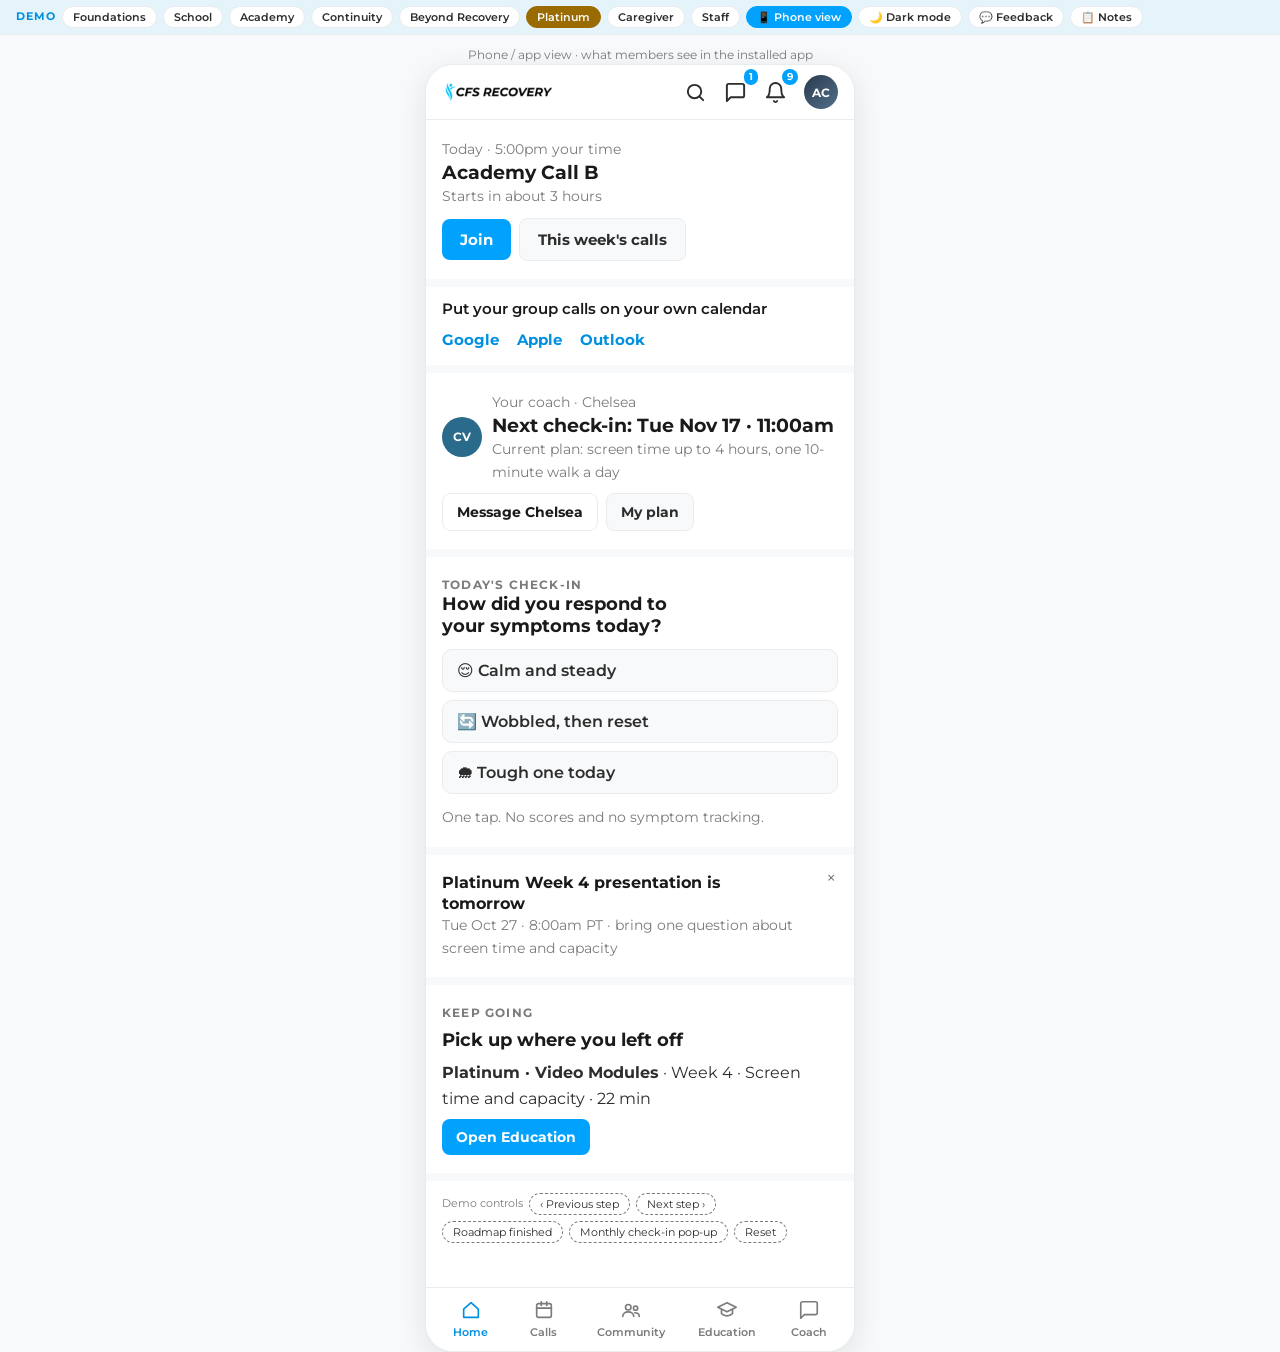
<file: index.html>
<!DOCTYPE html>
<html lang="en">
<head>
<meta charset="UTF-8" />
<meta name="viewport" content="width=device-width, initial-scale=1.0, viewport-fit=cover" />
<link href="https://fonts.googleapis.com/css2?family=Montserrat:wght@400;500;600;700;800&display=swap" rel="stylesheet" />
<title>Thriver Hub Demo | CFS Recovery</title>
<link rel="stylesheet" href="https://fonts.googleapis.com/css2?family=Montserrat:wght@400;500;600;700;800&display=swap">
<style>
/* Layout: app shell (top bar + three tabs + content). The tier switcher in the demo bar drives gating; one file, all screens rendered from data.
   Brand: Montserrat, blue #00A2FE, neutrals from the CFS Recovery brand guide. Light mode is the default; dark mode is a setting. */
:root{
  --bg:#F8F9FA; --card:#FFFFFF; --card2:#F8F9FA; --cyan:#00A2FE; --cyan-ink:#0090E0; --cyan-dim:rgba(0,162,254,.08); --cyan-glow:rgba(0,162,254,.30);
  --gold:#9A6B00; --gold-dim:rgba(232,184,74,.16); --good:#15803D; --good-dim:rgba(34,197,94,.12); --warn:#B45309; --warn-dim:rgba(245,158,11,.14); --teal:#0F766E; --teal-dim:rgba(20,184,166,.12);
  --fg:#1A1A1A; --body:#2D2D2D; --muted:#7B7B7B; --border:#E9ECEF; --radius:12px; --on-accent:#FFFFFF;
  --bar-bg:rgba(255,255,255,.94); --shadow:0 8px 28px rgba(26,26,26,.10); --thumb:#1A1A1A; --tarmac:#59616B;
  --font:'Montserrat',system-ui,-apple-system,"Segoe UI",sans-serif;
  color-scheme:light;
}
:root[data-theme="dark"]{
  --bg:#0D0D0D; --card:#1A1A1A; --card2:#242424; --cyan-ink:#04BEFA; --cyan-dim:rgba(0,162,254,.14); --cyan-glow:rgba(0,162,254,.40);
  --gold:#E8B84A; --gold-dim:rgba(232,184,74,.12); --good:#22C55E; --warn:#F59E0B; --teal:#14B8A6;
  --fg:#FFFFFF; --body:rgba(255,255,255,.80); --muted:rgba(255,255,255,.58); --border:rgba(255,255,255,.12);
  --bar-bg:rgba(13,13,13,.94); --shadow:0 10px 36px rgba(0,0,0,.55); --thumb:#242424; --tarmac:#3A4048;
  color-scheme:dark;
}
*,*::before,*::after{box-sizing:border-box;margin:0;padding:0}
html,body{height:100%}
body{font-family:var(--font);background:var(--bg);color:var(--fg);line-height:1.6;-webkit-font-smoothing:antialiased;font-size:14px}
a{color:var(--cyan-ink);text-decoration:none}
button{font-family:inherit;cursor:pointer;border:0;background:none;color:inherit}
button:focus-visible,[tabindex]:focus-visible{outline:2px solid var(--cyan);outline-offset:2px}
.wrap{padding-left:max(16px,env(safe-area-inset-left,0px));padding-right:max(16px,env(safe-area-inset-right,0px))}

/* demo banner */
.demo{background:var(--cyan-dim);border-bottom:1px solid var(--border);padding-block:8px;font-size:12px;color:var(--body);display:flex;flex-wrap:wrap;gap:8px 16px;align-items:center}
.demo b{color:var(--cyan-ink);font-weight:700;letter-spacing:.08em;text-transform:uppercase;font-size:11px}
.demo .who{margin-left:auto;display:flex;gap:6px;flex-wrap:wrap;align-items:center}
.demo .who span{color:var(--muted)}
.pill{border:1px solid var(--border);border-radius:40px;padding:4px 12px;font-size:12px;font-weight:600;color:var(--body);background:var(--card)}
.pill.on{background:var(--cyan);color:var(--bg);border-color:var(--cyan)}
.pill.on.plat{background:var(--gold);border-color:var(--gold)}
.pill.on.staff{background:#fff;border-color:#fff}

/* top bar */
.top{position:sticky;top:env(safe-area-inset-top,0px);z-index:20;background:rgba(10,14,20,.92);backdrop-filter:blur(16px);border-bottom:1px solid var(--border)}
.top-in{display:flex;align-items:center;gap:14px;padding-block:12px;max-width:1200px;margin:0 auto}
.logo{display:flex;align-items:center;gap:10px;font-weight:800;letter-spacing:.02em;white-space:nowrap}
.logo .mark{width:30px;height:30px;border-radius:8px;background:linear-gradient(135deg,var(--cyan),#0090E0);display:grid;place-items:center;color:var(--bg);font-size:12px;font-weight:800}
.logo small{display:block;font-size:10px;font-weight:700;letter-spacing:.12em;color:var(--cyan-ink);text-transform:uppercase;line-height:1}
.search{flex:1;min-width:0;background:var(--card);border:1px solid var(--border);border-radius:40px;padding:8px 16px;color:var(--muted);font-size:13px;display:flex;gap:8px;align-items:center}
.icons{display:flex;gap:10px;align-items:center}
.ibtn{position:relative;width:34px;height:34px;border-radius:50%;background:var(--card);border:1px solid var(--border);display:grid;place-items:center;color:var(--body)}
.ibtn .n{position:absolute;top:-4px;right:-4px;background:var(--warn);color:#fff;font-size:10px;font-weight:700;border-radius:10px;padding:0 5px;line-height:16px}
.avatar{width:34px;height:34px;border-radius:50%;background:linear-gradient(135deg,#2a3b4d,#51708a);display:grid;place-items:center;font-size:12px;font-weight:700;flex-shrink:0}
.tabs{display:flex;gap:4px;overflow-x:auto;max-width:1200px;margin:0 auto;scrollbar-width:none}
.tabs::-webkit-scrollbar{display:none}
.tab{padding:10px 14px;font-weight:600;color:var(--muted);border-bottom:2px solid transparent;white-space:nowrap;font-size:14px}
.tab.on{color:var(--fg);border-color:var(--cyan)}
.tab .lock{font-size:11px;color:var(--gold);margin-left:4px}

/* layout */
.page{max-width:1200px;margin:0 auto;padding-block:24px 48px;display:grid;grid-template-columns:minmax(0,1fr) 300px;gap:24px}
@media (max-width:900px){.page{grid-template-columns:1fr}.side{order:2}}
.card{background:var(--card);border:1px solid var(--border);border-radius:var(--radius)}
.eyebrow{font-size:11px;font-weight:700;letter-spacing:.1em;text-transform:uppercase;color:var(--cyan-ink)}
.eyebrow.gold{color:var(--gold)}
h1,h2,h3{text-wrap:balance;line-height:1.2}
h2{font-size:20px;font-weight:800}
h3{font-size:16px;font-weight:700}
.muted{color:var(--muted)}
.body{color:var(--body)}
.btn{display:inline-flex;align-items:center;gap:8px;background:var(--cyan);color:var(--bg);font-weight:700;padding:10px 18px;border-radius:8px;font-size:13px;transition:transform .2s,box-shadow .2s}
.btn:hover{transform:translateY(-1px);box-shadow:0 6px 24px rgba(0,162,254,.35)}
.btn.outline{background:transparent;color:var(--cyan-ink);border:1px solid var(--cyan)}
.btn.gold{background:var(--gold);color:var(--bg)}
.btn.ghost{background:var(--card2);color:var(--body);border:1px solid var(--border)}
.btn.sm{padding:6px 12px;font-size:12px}
.chips{display:flex;gap:8px;flex-wrap:wrap}
.chip{border:1px solid var(--border);border-radius:40px;padding:6px 14px;font-size:12px;font-weight:600;color:var(--body);background:var(--card)}
.chip.on{background:var(--cyan-dim);border-color:var(--cyan);color:var(--cyan-ink)}
.tier{font-size:10px;font-weight:700;letter-spacing:.08em;text-transform:uppercase;border-radius:6px;padding:2px 8px;border:1px solid var(--border);color:var(--muted)}
.tier.plat{color:var(--gold);border-color:rgba(232,184,74,.4);background:var(--gold-dim)}
.tier.acad{color:var(--cyan-ink);border-color:rgba(0,162,254,.4);background:var(--cyan-dim)}
.hidden{display:none!important}

/* community */
.composer{display:flex;gap:12px;align-items:center;padding:14px 16px}
.composer .in{flex:1;min-width:0;color:var(--muted);font-size:15px}
.next{display:flex;gap:10px;align-items:center;justify-content:center;color:var(--body);font-size:13px;padding:8px}
.next b{color:var(--fg)}
.post{padding:18px 18px 14px;display:grid;gap:10px}
.post.pinned{border-color:rgba(232,184,74,.35)}
.post .head{display:flex;gap:10px;align-items:center}
.post .head .meta{font-size:12px;color:var(--muted)}
.post .head .name{font-weight:700}
.post .pin{margin-left:auto;font-size:11px;font-weight:700;color:var(--gold);letter-spacing:.06em;text-transform:uppercase}
.post h3{font-size:17px;font-weight:800}
.post p{color:var(--body);font-size:14px;display:-webkit-box;-webkit-line-clamp:2;-webkit-box-orient:vertical;overflow:hidden}
.post .foot{display:flex;gap:18px;color:var(--muted);font-size:13px;align-items:center}
.post .foot .likes{font-weight:600}
.feed{display:grid;gap:14px}
.gate{border:1px dashed rgba(232,184,74,.5);border-radius:var(--radius);padding:18px;display:grid;gap:8px;background:var(--gold-dim)}
.gate h3{color:var(--gold)}

/* side */
.side{display:grid;gap:16px;align-content:start}
.brand-tile{aspect-ratio:16/9;max-width:100%;border-radius:10px;background:radial-gradient(circle at 70% 30%,rgba(0,162,254,.25),transparent 60%),linear-gradient(135deg,#0d1b2a,#0a0e14);border:1px solid var(--border);display:grid;place-items:center;text-align:center;padding:12px}
.brand-tile b{font-size:18px;font-weight:800;letter-spacing:.04em}
.brand-tile small{display:block;font-size:11px;letter-spacing:.14em;color:var(--cyan-ink)}
.stats{display:grid;grid-template-columns:repeat(3,1fr);text-align:center;border-top:1px solid var(--border);border-bottom:1px solid var(--border);padding-block:12px}
.stats b{display:block;font-size:20px;font-weight:800;font-variant-numeric:tabular-nums}
.stats span{font-size:11px;color:var(--muted)}
.lb{display:grid;gap:10px}
.lb .row{display:flex;gap:10px;align-items:center;font-size:13px}
.lb .rank{width:22px;height:22px;border-radius:50%;background:var(--gold);color:var(--bg);font-weight:800;font-size:11px;display:grid;place-items:center}
.lb .rank.s{background:#aab4c0}.lb .rank.b{background:#b07d4b}
.lb .pts{margin-left:auto;color:var(--cyan-ink);font-weight:700;font-variant-numeric:tabular-nums}
.me-progress{display:grid;gap:8px}
.bar{height:8px;border-radius:8px;background:var(--card2);overflow:hidden;border:1px solid var(--border)}
.bar i{display:block;height:100%;background:var(--cyan);border-radius:8px}
.bar.gold i{background:var(--gold)}

/* classroom */
.courses{display:grid;grid-template-columns:repeat(auto-fill,minmax(230px,1fr));gap:16px}
.course{overflow:hidden;cursor:pointer;transition:transform .2s,border-color .2s;position:relative}
.course:hover{transform:translateY(-2px);border-color:var(--cyan-dim)}
.course .img{aspect-ratio:16/9;max-width:100%;display:grid;place-items:center;text-align:center;padding:14px;font-weight:800;font-size:18px;letter-spacing:.02em;text-transform:uppercase;line-height:1.15}
.course .img.a{background:radial-gradient(circle at 30% 20%,rgba(0,162,254,.4),transparent 55%),#0e2238}
.course .img.b{background:radial-gradient(circle at 70% 80%,rgba(0,162,254,.3),transparent 55%),#102a3d}
.course .img.c{background:radial-gradient(circle at 50% 50%,rgba(232,184,74,.35),transparent 55%),#2a2210}
.course .img.d{background:linear-gradient(135deg,#1b3850,#0e1d2b)}
.course .cb{padding:14px 16px 16px;display:grid;gap:8px}
.course .cb p{font-size:12px;color:var(--muted)}
.course .lockb{position:absolute;top:10px;left:10px}
.lesson{display:grid;grid-template-columns:260px minmax(0,1fr);gap:20px}
@media (max-width:800px){.lesson{grid-template-columns:1fr}}
.toc{padding:14px;display:grid;gap:4px;align-content:start}
.toc .sec{font-weight:700;font-size:13px;padding:8px 6px 4px;color:var(--fg)}
.toc .li{padding:8px 10px;border-radius:8px;font-size:13px;color:var(--body);display:flex;gap:8px;align-items:center}
.toc .li.on{background:rgba(232,184,74,.18);color:var(--fg);font-weight:600}
.toc .li .dot{width:8px;height:8px;border-radius:50%;border:1.5px solid var(--muted)}
.toc .li .dot.done{background:var(--good);border-color:var(--good)}
.video{aspect-ratio:16/9;max-width:100%;border-radius:10px;background:radial-gradient(circle at 50% 50%,rgba(0,162,254,.18),transparent 60%),#0b1622;display:grid;place-items:center;position:relative;border:1px solid var(--border)}
.video .play{width:64px;height:64px;border-radius:50%;background:rgba(255,255,255,.12);border:1px solid rgba(255,255,255,.3);display:grid;place-items:center;font-size:22px}
.video .dur{position:absolute;right:12px;bottom:12px;background:rgba(0,0,0,.6);padding:3px 8px;border-radius:6px;font-size:12px;font-variant-numeric:tabular-nums}
.lesson-body{padding:20px;display:grid;gap:14px}
.lesson-body p{color:var(--body);max-width:68ch}
.comment{display:flex;gap:10px;padding:12px;background:var(--card2);border-radius:10px;border:1px solid var(--border);font-size:13px}
.comment .av{width:28px;height:28px;border-radius:50%;background:#3a5a78;flex-shrink:0;display:grid;place-items:center;font-size:10px;font-weight:700}

/* calendar */
.cal-head{display:flex;align-items:center;gap:12px;flex-wrap:wrap;padding:14px 16px;border-bottom:1px solid var(--border)}
.cal-head h2{font-size:18px}
.cal-head .tz{font-size:12px;color:var(--muted)}
.cal-head .views{margin-left:auto;display:flex;gap:6px}
.grid7{display:grid;grid-template-columns:repeat(7,1fr);border-left:1px solid var(--border)}
.grid7 .dh{padding:8px 6px;font-size:11px;font-weight:700;color:var(--muted);text-transform:uppercase;letter-spacing:.08em;border-right:1px solid var(--border);border-bottom:1px solid var(--border);text-align:center}
.day{min-height:92px;border-right:1px solid var(--border);border-bottom:1px solid var(--border);padding:6px;display:grid;align-content:start;gap:3px;font-size:11px}
.day .n{font-weight:600;color:var(--muted);font-variant-numeric:tabular-nums}
.day .n.today{background:var(--warn);color:#fff;width:20px;height:20px;border-radius:50%;display:grid;place-items:center}
.day .ev{color:var(--cyan-ink);font-weight:600;white-space:nowrap;overflow:hidden;text-overflow:ellipsis;cursor:pointer}
.day .ev.plat{color:var(--gold)}
.day .ev.off{color:var(--muted);text-decoration:line-through;opacity:.6}
@media (max-width:700px){.grid7 .dh:nth-child(n+6),.day:nth-child(7n+6),.day:nth-child(7n+7){display:none}.grid7{grid-template-columns:repeat(5,1fr)}}
.evlist{display:grid;gap:12px}
.ev-card{display:grid;grid-template-columns:120px minmax(0,1fr);gap:14px;padding:14px;align-items:center}
@media (max-width:520px){.ev-card{grid-template-columns:1fr}}
.ev-card .thumb{aspect-ratio:16/9;max-width:100%;border-radius:8px;background:linear-gradient(135deg,#1b3850,#0e1d2b);display:grid;place-items:center;font-size:10px;font-weight:800;text-transform:uppercase;letter-spacing:.06em;text-align:center;padding:6px;color:var(--cyan-ink)}
.ev-card .thumb.plat{background:linear-gradient(135deg,#3a2f12,#1c170a);color:var(--gold)}
.ev-card h3{font-size:15px}
.ev-card .when{font-size:12px;color:var(--muted)}
.ev-card .acts{display:flex;gap:8px;flex-wrap:wrap;margin-top:6px}
.att{display:inline-flex;align-items:center;gap:6px;font-size:11px;color:var(--good);font-weight:600}

/* chat */
.chat{display:grid;grid-template-columns:260px minmax(0,1fr);min-height:560px;overflow:hidden}
@media (max-width:800px){.chat{grid-template-columns:1fr}.chat .list{display:none}.chat .list.show{display:block}}
.chat .list{border-right:1px solid var(--border);display:grid;align-content:start}
.chat .list .h{padding:14px 16px;border-bottom:1px solid var(--border);display:flex;align-items:center;gap:8px}
.chat .list .h h3{font-size:14px}
.chat .grp{font-size:10px;font-weight:700;letter-spacing:.1em;text-transform:uppercase;color:var(--muted);padding:12px 16px 4px}
.thread{display:flex;gap:10px;padding:10px 16px;align-items:center;cursor:pointer;font-size:13px}
.thread.on{background:var(--card2)}
.thread .nm{font-weight:600}
.thread .last{font-size:11px;color:var(--muted);white-space:nowrap;overflow:hidden;text-overflow:ellipsis;max-width:150px}
.thread .unread{margin-left:auto;width:8px;height:8px;border-radius:50%;background:var(--cyan)}
.thread .sla{margin-left:auto;font-size:10px;color:var(--warn);font-weight:700}
.conv{display:grid;grid-template-rows:auto 1fr auto;grid-template-columns:minmax(0,1fr);min-height:560px;min-width:0}
.conv .h{padding:12px 16px;border-bottom:1px solid var(--border);display:flex;gap:12px;align-items:center;flex-wrap:wrap}
.conv .h > div:nth-child(2){flex:1 1 220px;min-width:0}
.conv .h .nm{font-weight:700}
.conv .h .st{font-size:11px;color:var(--muted);white-space:normal;display:block;width:100%}
.conv .h .who-h{flex:1 1 300px;min-width:200px}
.conv .h .avatar{flex:0 0 34px}
.conv .h .ctx{margin-left:auto;display:flex;gap:6px;flex-wrap:wrap}
.ctxp{font-size:10px;font-weight:700;border-radius:6px;padding:3px 8px;background:var(--card2);border:1px solid var(--border);color:var(--body)}
.msgs{padding:16px;display:grid;gap:12px;align-content:start;overflow:auto}
.msg{display:grid;gap:4px;max-width:78%}
.msg .b{background:var(--card2);border:1px solid var(--border);border-radius:12px;padding:10px 14px;font-size:13px;color:var(--fg)}
.msg.me{justify-self:end}
.msg.me .b{background:rgba(0,162,254,.12);border-color:rgba(0,162,254,.3)}
.msg .t{font-size:10px;color:var(--muted)}
.msg .b .link{display:block;margin-top:6px;padding:8px 10px;border-radius:8px;background:var(--card);border:1px solid var(--border);font-size:12px}
.msg .b .link b{display:block;color:var(--cyan-ink)}
.daysep{text-align:center;font-size:11px;color:var(--muted)}
.compose{display:flex;gap:10px;padding:12px 16px;border-top:1px solid var(--border);align-items:center}
.compose .in{flex:1;min-width:0;background:var(--card2);border:1px solid var(--border);border-radius:40px;padding:10px 16px;color:var(--fg);font-family:inherit;font-size:13px}

/* admin */
.kpis{display:grid;grid-template-columns:repeat(auto-fit,minmax(150px,1fr));gap:12px}
.kpi{padding:14px 16px}
.kpi b{display:block;font-size:24px;font-weight:800;font-variant-numeric:tabular-nums}
.kpi span{font-size:11px;color:var(--muted)}
.kpi .d{font-size:11px;color:var(--good);font-weight:600}
.kpi .d.down{color:var(--warn)}
table{width:100%;border-collapse:collapse;font-size:13px}
th{font-size:11px;letter-spacing:.08em;text-transform:uppercase;color:var(--muted);text-align:left;padding:10px 12px;border-bottom:1px solid var(--border);font-weight:700}
td{padding:10px 12px;border-bottom:1px solid var(--border);vertical-align:middle;font-variant-numeric:tabular-nums}
tr:last-child td{border-bottom:0}
.tbl{overflow-x:auto}
.st{display:inline-block;width:8px;height:8px;border-radius:50%;margin-right:6px}
.st.g{background:var(--good)}.st.w{background:var(--warn)}.st.c{background:var(--warn)}
.spark{height:56px;width:100%}
.admin-grid{display:grid;grid-template-columns:repeat(auto-fit,minmax(300px,1fr));gap:16px}
.adm-nav{display:flex;gap:6px;flex-wrap:wrap}
.member{display:grid;gap:14px;padding:18px}
.member .hd{display:flex;gap:14px;align-items:center;flex-wrap:wrap}
.member .hd .av{width:52px;height:52px;border-radius:50%;background:linear-gradient(135deg,#8a5a3a,#c58a5a);display:grid;place-items:center;font-weight:800}
.kv{display:grid;grid-template-columns:repeat(auto-fit,minmax(170px,1fr));gap:10px}
.kv div{background:var(--card2);border:1px solid var(--border);border-radius:8px;padding:10px 12px}
.kv span{display:block;font-size:10px;letter-spacing:.08em;text-transform:uppercase;color:var(--muted);font-weight:700}
.kv b{font-size:13px;font-weight:600}
.timeline{display:grid;gap:8px;font-size:12px}
.timeline div{display:flex;gap:10px}
.timeline .t{color:var(--muted);width:92px;flex-shrink:0;font-variant-numeric:tabular-nums}
.toast{position:fixed;bottom:calc(16px + env(safe-area-inset-bottom,0px));left:50%;transform:translateX(-50%);background:var(--card);border:1px solid var(--cyan);color:var(--fg);padding:10px 16px;border-radius:40px;font-size:13px;font-weight:600;box-shadow:0 8px 30px rgba(0,0,0,.5);z-index:50;opacity:0;transition:opacity .2s;pointer-events:none}
.toast.show{opacity:1}
@media (prefers-reduced-motion: reduce){*{transition:none!important}}
.notice{font-size:12px;color:var(--muted);padding-block:6px}
/* profile + settings + billing */
.folders{display:grid;grid-template-columns:repeat(auto-fill,minmax(220px,1fr));gap:14px}
.folder{padding:16px;display:grid;gap:8px;cursor:pointer;transition:border-color .2s,transform .2s}
.folder:hover{border-color:var(--cyan-dim);transform:translateY(-2px)}
.folder .ic{width:40px;height:40px;border-radius:10px;background:var(--gold-dim);border:1px solid rgba(232,184,74,.3);display:grid;place-items:center;font-size:18px}
.folder .cnt{font-size:12px;color:var(--muted)}
.folder ul{list-style:none;display:grid;gap:4px;font-size:12px;color:var(--body);border-top:1px solid var(--border);padding-top:8px;margin-top:4px}
.folder ul li{display:flex;justify-content:space-between;gap:8px}
.folder ul li span{color:var(--muted);font-variant-numeric:tabular-nums;white-space:nowrap}
.quote{padding:22px 24px;border-color:rgba(232,184,74,.35);background:radial-gradient(circle at 100% 0%,rgba(232,184,74,.12),transparent 55%),var(--card);display:grid;gap:8px}
.quote blockquote{font-size:17px;font-weight:600;line-height:1.5;max-width:60ch}
.quote cite{font-style:normal;font-size:12px;color:var(--muted)}
.plan{display:grid;grid-template-columns:repeat(auto-fit,minmax(160px,1fr));gap:12px}
.plan div{background:var(--card2);border:1px solid var(--border);border-radius:8px;padding:12px}
.plan span{display:block;font-size:10px;letter-spacing:.08em;text-transform:uppercase;color:var(--muted);font-weight:700}
.plan b{font-size:15px;font-weight:700}
.settings{display:grid;grid-template-columns:220px minmax(0,1fr);gap:20px}
@media (max-width:800px){.settings{grid-template-columns:1fr}}
.snav{display:grid;gap:2px;align-content:start;padding:8px}
.snav button{text-align:left;padding:9px 12px;border-radius:8px;font-size:13px;color:var(--body);font-weight:500}
.snav button.on{background:var(--cyan-dim);color:var(--cyan-ink);font-weight:600}
.srow{display:flex;gap:12px;align-items:center;justify-content:space-between;padding:12px 0;border-bottom:1px solid var(--border);flex-wrap:wrap}
.srow:last-child{border-bottom:0}
.srow .l b{display:block;font-size:13px;font-weight:600}
.srow .l span{font-size:12px;color:var(--muted)}
.toggle{width:42px;height:24px;border-radius:24px;background:var(--card2);border:1px solid var(--border);position:relative;flex-shrink:0;transition:background .2s}
.toggle::after{content:"";position:absolute;top:3px;left:3px;width:16px;height:16px;border-radius:50%;background:var(--muted);transition:transform .2s,background .2s}
.toggle.on{background:var(--good);border-color:var(--good)}
.toggle.on::after{transform:translateX(18px);background:#fff}
.tiers{display:grid;grid-template-columns:repeat(auto-fit,minmax(200px,1fr));gap:12px}
.tcard{padding:16px;display:grid;gap:10px;border:1px solid var(--border);border-radius:var(--radius);background:var(--card2)}
.tcard .nm{font-weight:800;font-size:15px}
.tcard .pr{font-size:20px;font-weight:800;font-variant-numeric:tabular-nums}
.tcard .pr small{font-size:12px;color:var(--muted);font-weight:500}
.tcard .trial{display:flex;align-items:center;gap:8px;font-size:12px;justify-content:space-between;padding-top:8px;border-top:1px solid var(--border)}
.tcard .trial select{background:var(--card);color:var(--fg);border:1px solid var(--border);border-radius:6px;padding:3px 6px;font-family:inherit;font-size:12px}
.tcard.plat{border-color:rgba(232,184,74,.4)}
.inv{font-size:12px}
.code{font-family:ui-monospace,SFMono-Regular,Menlo,monospace;font-size:11px;background:var(--card2);border:1px solid var(--border);border-radius:8px;padding:10px 12px;color:var(--body);overflow-x:auto;white-space:pre}
.section-h{display:flex;align-items:center;gap:12px;flex-wrap:wrap}
.section-h .r{margin-left:auto;display:flex;gap:8px}

body.is-caregiver #calendar .notice{display:none}

/* ── Feedback mode ── */
#fbBtn.on{background:var(--gold);color:var(--bg);border-color:var(--gold)}
body.fb-mode .fb-target{outline:1.5px dashed rgba(232,184,74,.55);outline-offset:3px;cursor:crosshair!important;transition:outline-color .15s}
body.fb-mode .fb-target:hover{outline:2px solid var(--gold);background-color:rgba(232,184,74,.06)}
.fb-pin{position:absolute;z-index:45;width:22px;height:22px;border-radius:50%;background:var(--gold);color:var(--bg);font-size:11px;font-weight:800;display:grid;place-items:center;box-shadow:0 2px 10px rgba(0,0,0,.5);cursor:pointer;border:2px solid var(--bg)}
.fb-pin.love{background:var(--good)}.fb-pin.change{background:var(--gold)}.fb-pin.q{background:var(--cyan)}
.fb-pop{position:fixed;z-index:60;width:min(340px,calc(100vw - 32px));background:var(--card);border:1px solid var(--gold);border-radius:14px;padding:14px;box-shadow:0 16px 50px rgba(0,0,0,.6);display:grid;gap:10px}
.fb-pop .what{font-size:11px;color:var(--muted);letter-spacing:.06em;text-transform:uppercase;font-weight:700}
.fb-pop .what b{color:var(--gold);display:block;font-size:13px;letter-spacing:0;text-transform:none;margin-top:2px}
.fb-kinds{display:flex;gap:6px}
.fb-kinds button{flex:1;padding:7px 4px;border-radius:8px;border:1px solid var(--border);font-size:12px;font-weight:600;color:var(--body);background:var(--card2)}
.fb-kinds button.on.love{border-color:var(--good);color:var(--good);background:rgba(79,208,138,.12)}
.fb-kinds button.on.change{border-color:var(--gold);color:var(--gold);background:var(--gold-dim)}
.fb-kinds button.on.q{border-color:var(--cyan);color:var(--cyan-ink);background:var(--cyan-dim)}
.fb-pop textarea,.fb-pop input{width:100%;background:var(--card2);border:1px solid var(--border);border-radius:8px;padding:9px 10px;color:var(--fg);font-family:inherit;font-size:13px;resize:vertical}
.fb-pop textarea{min-height:70px}
.fb-pop .row{display:flex;gap:8px;justify-content:flex-end}
.fb-thread{display:grid;gap:8px;max-height:200px;overflow:auto;padding-right:4px}
.fb-item{background:var(--card2);border:1px solid var(--border);border-radius:10px;padding:10px 12px;font-size:13px;display:grid;gap:4px}
.fb-item .meta{font-size:11px;color:var(--muted);display:flex;gap:8px;align-items:center;flex-wrap:wrap}
.fb-item .k{font-size:10px;font-weight:700;padding:1px 7px;border-radius:40px;border:1px solid}
.fb-item .k.love{color:var(--good);border-color:var(--good)}.fb-item .k.change{color:var(--gold);border-color:var(--gold)}.fb-item .k.q{color:var(--cyan-ink);border-color:var(--cyan)}
.fb-item .del{margin-left:auto;color:var(--muted);font-size:11px}
.fb-item .del:hover{color:var(--warn)}
#fbPanel .fb-item{cursor:pointer}
.fb-group{display:grid;gap:8px}
.fb-group h3{font-size:14px;display:flex;gap:8px;align-items:center}
.fb-group h3 .n{font-size:11px;color:var(--muted);font-weight:500}
.fb-empty{padding:30px;text-align:center;color:var(--muted);font-size:13px}
.fb-hint{position:fixed;left:50%;bottom:calc(72px + env(safe-area-inset-bottom,0px));transform:translateX(-50%);background:var(--gold);color:var(--bg);font-size:12px;font-weight:700;padding:8px 14px;border-radius:40px;z-index:44;box-shadow:0 6px 24px rgba(0,0,0,.5);display:none;white-space:nowrap}
body.fb-mode .fb-hint{display:block}
.is-app .fb-pop{left:16px!important;right:16px;width:auto;bottom:calc(80px + env(safe-area-inset-bottom,0px));top:auto!important}
/* ── App mode (phone width, or forced with .app-mode for the desktop "Phone" toggle) ── */
.phone-toggle{margin-left:8px}
.app-frame{display:none}
.bottombar{display:none}
@media (max-width:720px){ html:not(.desk-force) body{--app:1} }
body.app-mode{--app:1}
/* everything below applies when --app is set: use a wrapper class set by JS */
.is-app .demo .who span{display:none}
.is-app .demo{padding-block:6px;gap:6px}
.is-app .demo > span:not(.who){display:none}
.is-app .demo .who{margin-left:0}
.is-app .pill{padding:3px 10px;font-size:11px}
.is-app .top-in{gap:10px;padding-block:10px}
.is-app .search{padding:7px 12px;font-size:12px}
.is-app .search span{white-space:nowrap;overflow:hidden;text-overflow:ellipsis}
.is-app .tabs{display:none}
.is-app .page{grid-template-columns:1fr!important;padding-block:14px 92px;gap:14px}
.is-app .side{order:2}
.is-app .side .brand-tile,.is-app .side .stats{display:none}
.is-app .composer .in{font-size:14px}
.is-app .post{padding:14px}
.is-app .post p{-webkit-line-clamp:3}
.is-app .courses{grid-template-columns:1fr 1fr;gap:10px}
.is-app .course .img{font-size:13px}
.is-app .course .cb{padding:10px 12px 12px}
.is-app .course .cb p{display:none}
.is-app .lesson{grid-template-columns:1fr}
.is-app .toc{order:2}
.is-app .lesson-body{padding:14px}
.is-app .cal-head h2{font-size:17px}
.is-app .cal-head .tz{display:none}
.is-app .ev-card{grid-template-columns:88px minmax(0,1fr);padding:12px}
.is-app .ev-card .thumb{font-size:9px}
.is-app .evlist{gap:10px}
.is-app .chat{grid-template-columns:1fr;min-height:0}
.is-app .chat .list{display:grid;border-right:0}
.is-app .chat .list.hide{display:none}
.is-app .conv{display:none;min-height:70vh}
.is-app .conv.show{display:grid}
.is-app .conv .h{padding:10px 12px;flex-wrap:nowrap;align-items:flex-start}
.is-app .conv .h .nm{font-size:13px;line-height:1.3}
.is-app .conv .h .avatar{flex:0 0 34px}
.is-app .conv .h .who-h{flex:1 1 0;min-width:0}
.is-app .conv .h .st{display:block;font-size:10.5px;line-height:1.35}
.is-app .conv .h .ctx{display:none}
.is-app .back{display:inline-grid;place-items:center;width:30px;height:30px;border-radius:50%;background:var(--card2);border:1px solid var(--border);font-size:14px;flex-shrink:0}
.back{display:none}
.is-app .msg{max-width:88%}
.is-app .kpis{grid-template-columns:1fr 1fr}
.is-app .kpi b{font-size:20px}
.is-app .folders{grid-template-columns:1fr}
.is-app .quote{padding:16px}
.is-app .quote blockquote{font-size:15px}
.is-app .plan{grid-template-columns:1fr 1fr}
.is-app .settings{grid-template-columns:1fr}
.is-app .snav{display:flex;overflow-x:auto;gap:6px;padding:6px;scrollbar-width:none}
.is-app .snav button{white-space:nowrap;border:1px solid var(--border);border-radius:40px;padding:7px 12px;font-size:12px}
.is-app .tiers{grid-template-columns:1fr}
.is-app .admin-grid{grid-template-columns:1fr}
.is-app .section-h .r{width:100%;margin-left:0}
.is-app .adm-nav{overflow-x:auto;flex-wrap:nowrap;scrollbar-width:none;padding-bottom:4px}
.is-app .adm-nav .chip{white-space:nowrap}
.is-app .bottombar{display:flex;position:fixed;left:0;right:0;bottom:0;z-index:30;background:rgba(10,14,20,.94);backdrop-filter:blur(16px);border-top:1px solid var(--border);padding:6px max(8px,env(safe-area-inset-left,0px)) calc(8px + env(safe-area-inset-bottom,0px)) max(8px,env(safe-area-inset-right,0px));justify-content:space-around}
.bottombar button{display:grid;justify-items:center;gap:2px;font-size:9.5px;font-weight:600;color:var(--muted);padding:4px 2px;min-width:44px;border-radius:10px}
.bottombar button .ic{font-size:20px;line-height:1;display:grid;place-items:center;height:24px}
.bottombar button.on{color:var(--cyan-ink)}
.bottombar button.on.plat{color:var(--gold)}
.bottombar button.more{position:relative}
.sheet{display:none;position:fixed;inset:auto 0 0 0;z-index:40;background:var(--card);border-radius:16px 16px 0 0;border:1px solid var(--border);padding:14px max(16px,env(safe-area-inset-left,0px)) calc(20px + env(safe-area-inset-bottom,0px));box-shadow:0 -10px 40px rgba(0,0,0,.6)}
.sheet.show{display:grid;gap:4px}
.sheet .grab{width:40px;height:4px;border-radius:4px;background:var(--border);margin:0 auto 10px}
.sheet button{text-align:left;padding:12px 10px;border-radius:10px;font-size:14px;font-weight:600;display:flex;gap:12px;align-items:center}
.sheet button:hover{background:var(--card2)}
.sheet .sub{font-size:11px;color:var(--muted);font-weight:500;margin-left:auto}
.scrim{display:none;position:fixed;inset:0;background:rgba(0,0,0,.5);z-index:35}
.scrim.show{display:block}
/* desktop phone preview frame */
.phone-shell{max-width:430px;margin:0 auto;border:1px solid var(--border);border-radius:28px;overflow:hidden;box-shadow:0 20px 60px rgba(0,0,0,.6);position:relative;background:var(--bg)}
.phone-shell .bottombar{position:absolute}
.phone-shell .sheet,.phone-shell .scrim{position:absolute}
.phone-note{text-align:center;font-size:12px;color:var(--muted);padding-block:10px 0}

/* ── Logo, profile menu ── */
.logo .lg{display:block;flex-shrink:0}
.logo .lg img{height:26px;width:auto;display:block}
.logo .lg-dark{display:none!important}
:root[data-theme="dark"] .logo .lg-light{display:none!important}
:root[data-theme="dark"] .logo .lg-dark{display:block!important}
.logo small{border-left:1px solid var(--border);padding-left:10px}
.is-app .logo small{display:none}
.is-app .logo .lg{width:22px;overflow:hidden}
.is-app .logo .lg img{height:32px;max-width:none}
.me-wrap{position:relative}
.me-wrap .avatar{cursor:pointer}
.menu{position:absolute;right:0;top:calc(100% + 8px);min-width:236px;background:var(--card);border:1px solid var(--border);border-radius:12px;box-shadow:var(--shadow);padding:6px;display:none;z-index:40}
.menu.show{display:grid;gap:2px}
.menu button{text-align:left;padding:10px 12px;border-radius:8px;font-size:13px;font-weight:600;color:var(--body);display:flex;gap:10px;align-items:center}
.menu button:hover{background:var(--card2)}
.menu .who-me{padding:10px 12px 8px;border-bottom:1px solid var(--border);margin-bottom:4px}
.menu .who-me b{display:block;font-size:13px}
.menu .who-me span{font-size:11px;color:var(--muted)}

/* ── Home ── */
.home{display:grid;gap:14px;min-width:0}
.home > div:empty{display:none}
.stack{display:grid;gap:10px}
.banner{display:flex;gap:12px;align-items:center;flex-wrap:wrap;padding:14px 16px;border-radius:var(--radius);border:1px solid var(--border);background:var(--card)}
.banner .ic{width:40px;height:40px;border-radius:10px;display:grid;place-items:center;font-size:18px;background:var(--cyan-dim);flex-shrink:0}
.banner .tx{flex:1 1 220px;min-width:0}
.banner .tx b{display:block;font-size:15px;font-weight:700;line-height:1.3}
.banner .tx span{display:block;font-size:12px;color:var(--muted)}
.banner .acts{display:flex;gap:8px;flex-wrap:wrap;align-items:center}
.banner.call{border-color:var(--cyan-glow);background:linear-gradient(0deg,var(--cyan-dim),var(--cyan-dim)),var(--card)}
.banner.call .tx b{font-size:18px;font-weight:800}
.banner.call .ic{background:var(--cyan);color:#fff}
.banner.ann .ic{background:var(--gold-dim)}
.banner .x{width:30px;height:30px;border-radius:50%;color:var(--muted);font-size:18px;display:grid;place-items:center}
.banner .x:hover{background:var(--card2);color:var(--fg)}
.road{padding:16px;display:grid;gap:14px}
.road-strip{position:relative;height:104px;border-radius:10px;background:linear-gradient(180deg,var(--cyan-dim),transparent 75%),var(--card2);border:1px solid var(--border);overflow:hidden}
.road-strip .tarmac{position:absolute;left:0;right:0;bottom:22px;height:22px;background:var(--tarmac)}
.road-strip .tarmac::after{content:"";position:absolute;left:0;right:0;top:50%;height:2px;transform:translateY(-50%);background:repeating-linear-gradient(90deg,#FFD447 0 14px,transparent 14px 28px)}
.road-strip .driven{position:absolute;left:0;bottom:22px;height:22px;width:50%;background:rgba(0,162,254,.45)}
.stopm{position:absolute;bottom:15px;transform:translateX(-50%);display:grid;justify-items:center;gap:8px}
.stopm .lbl{font-size:10px;font-weight:700;letter-spacing:.06em;text-transform:uppercase;color:var(--muted);white-space:nowrap;background:var(--card);border:1px solid var(--border);border-radius:40px;padding:2px 9px}
.stopm .pin{width:36px;height:36px;border-radius:50%;display:grid;place-items:center;font-size:15px;font-weight:800;background:var(--card);border:2px solid var(--border);color:var(--muted)}
.stopm.done .pin{background:var(--good);border-color:#fff;color:#fff}
.stopm.now .pin{background:var(--cyan);border-color:#fff;color:#fff;box-shadow:0 0 0 5px var(--cyan-glow);font-size:17px}
.stopm.now .lbl{color:var(--cyan-ink);border-color:var(--cyan-glow)}
.steps{display:grid;grid-template-columns:minmax(0,1fr) minmax(0,1.5fr) minmax(0,1fr);gap:12px;align-items:start}
.step{border:1px solid var(--border);border-radius:var(--radius);padding:14px;display:grid;gap:8px;background:var(--card2);min-width:0}
.step.now{background:var(--card);border-color:var(--cyan-glow);box-shadow:0 0 0 3px var(--cyan-dim)}
.step .kind{justify-self:start;display:inline-flex;align-items:center;gap:6px;font-size:10px;font-weight:700;letter-spacing:.1em;text-transform:uppercase;padding:3px 10px;border-radius:40px}
.step h3{font-size:15px}
.step.now h3{font-size:19px;font-weight:800}
.step ul{list-style:none;display:grid;gap:6px;font-size:13px}
.step li{display:flex;gap:8px;align-items:flex-start}
.step li .cb{width:16px;height:16px;border-radius:4px;border:1.5px solid var(--muted);flex-shrink:0;margin-top:2px;display:grid;place-items:center;font-size:10px}
.step li.done .cb{background:var(--good);border-color:var(--good);color:#fff}
.step li.done{color:var(--muted)}
@media (max-width:900px){.steps{grid-template-columns:1fr}.step.now{order:-1}}
.is-app .steps{grid-template-columns:1fr}
.is-app .step.now{order:-1}
.is-app .stopm .lbl{font-size:9px;padding:2px 7px}
.k-learn,.k-call{background:var(--cyan-dim);color:var(--cyan-ink)}
.k-aid{background:var(--teal-dim);color:var(--teal)}
.k-hazard{background:var(--warn-dim);color:var(--warn)}
.k-milestone{background:var(--gold-dim);color:var(--gold)}
.k-start,.k-finish{background:var(--good-dim);color:var(--good)}
.prompt{padding:16px;display:grid;gap:12px}
.prompt .opts{display:flex;gap:8px;flex-wrap:wrap}
.prompt .opt{border:1px solid var(--border);border-radius:10px;padding:11px 14px;font-size:14px;font-weight:600;background:var(--card2);color:var(--body);text-align:left;transition:border-color .2s}
.prompt .opt:hover{border-color:var(--cyan)}
.prompt .reply{font-size:14px;color:var(--body);background:var(--good-dim);border-radius:10px;padding:12px 14px;max-width:70ch}
.is-app .prompt .opt{flex:1 1 100%}
.demo-row{display:flex;gap:6px;flex-wrap:wrap;align-items:center;font-size:11px;color:var(--muted);padding:6px 2px}
.demo-row button{font-size:11px;color:var(--body);padding:3px 10px;border-radius:40px;border:1px dashed var(--muted)}
.demo-row button:hover{border-color:var(--cyan);color:var(--cyan-ink)}
.checkin{display:grid;gap:10px;padding:16px}
.checkin .row{display:flex;gap:8px;flex-wrap:wrap;align-items:center}
.streak{font-size:12px;color:var(--good);font-weight:600}
.arcade{display:grid;grid-template-columns:repeat(auto-fill,minmax(150px,1fr));gap:10px}
.game{padding:12px;display:grid;gap:4px;cursor:pointer;transition:transform .2s,border-color .2s}
.game:hover{transform:translateY(-2px);border-color:var(--cyan-glow)}
.game .ic{font-size:22px}
.game b{font-size:13px}
.game span{font-size:11px;color:var(--muted)}
.game.played{border-color:rgba(34,197,94,.45)}
.game.played .ic::after{content:" ✓";color:var(--good);font-size:12px}
.is-app .arcade{grid-template-columns:1fr 1fr}

/* ── Simple mode (a setting): today's calls and the current step only ── */
.simple-note{display:none;padding:16px;font-size:13px;color:var(--body)}
body.simple .simple-note{display:block}
body.simple .feed,body.simple #catChips,body.simple .composer,body.simple .arcade-wrap,body.simple .wotm,body.simple .step.prev,body.simple .step.next,body.simple .road-strip,body.simple #homeAnn,body.simple #commAnn{display:none!important}
body.simple .steps{grid-template-columns:1fr}

/* ── Monthly check-in pop-up ── */
.modal-scrim{position:fixed;inset:0;background:rgba(26,26,26,.45);z-index:70;display:none;place-items:center;padding:16px}
.modal-scrim.show{display:grid}
.modal{width:min(460px,100%);background:var(--card);border:1px solid var(--border);border-radius:16px;box-shadow:var(--shadow);padding:22px;display:grid;gap:12px}

/* ── Community ── */
.wins-m{display:grid;gap:12px}
.wins-m .row{display:flex;gap:10px;align-items:center;font-size:13px}
.wins-m .row b{display:block;font-size:13px}
.wins-m .row span.t{display:block;font-size:12px;color:var(--muted)}
#catChips .chip{cursor:pointer}

/* ── Education ── */
.cat{display:grid;gap:12px}
.cat h3{font-size:17px}
.cat .cd{font-size:12px;color:var(--muted)}
.flow{display:flex;flex-wrap:wrap;gap:16px 0}
.cwrap{display:flex;align-items:center;width:296px;max-width:100%}
.cwrap .course{flex:1;min-width:0;align-self:stretch}
.cwrap .arr{width:36px;text-align:center;font-size:22px;font-weight:800;color:var(--cyan);flex-shrink:0}
.cwrap .arr.none{visibility:hidden}
.course .ord{position:absolute;top:10px;right:10px;width:28px;height:28px;border-radius:50%;background:#fff;color:#1A1A1A;font-weight:800;font-size:13px;display:grid;place-items:center;box-shadow:0 2px 8px rgba(0,0,0,.22)}
.course .lockb{background:#fff;color:#1A1A1A;border-color:#fff}
.is-app .cwrap{width:50%}
.is-app .cwrap .arr{width:20px;font-size:15px}
.toc .li .nx{margin-left:auto}

/* ── Calls ── */
.week{display:grid;grid-template-columns:repeat(7,minmax(0,1fr))}
.wday{border-right:1px solid var(--border);padding:10px 8px;display:grid;gap:8px;align-content:start;min-height:170px;min-width:0}
.wday:last-child{border-right:0}
.wday .hd{display:grid;gap:0}
.wday .dn{font-size:10px;font-weight:700;letter-spacing:.08em;text-transform:uppercase;color:var(--muted)}
.wday .dd{font-size:20px;font-weight:800;font-variant-numeric:tabular-nums;line-height:1.2}
.wday.today{background:var(--cyan-dim)}
.wday.today .dd,.wday.today .dn{color:var(--cyan-ink)}
.wday .calls{display:grid;gap:6px;min-width:0}
.wcall{border:1px solid var(--border);border-radius:8px;padding:6px 8px;font-size:11px;background:var(--card);display:grid;gap:1px;cursor:pointer;min-width:0}
.wcall b{font-size:12px;font-weight:700;line-height:1.3}
.wcall .t{color:var(--muted);font-variant-numeric:tabular-nums}
.wcall.plat{border-color:rgba(232,184,74,.6)}
.wcall.past{background:var(--card2)}
.wcall .rp{color:var(--cyan-ink);font-weight:700}
.wcall:hover{border-color:var(--cyan-glow)}
@media (max-width:820px){.week{grid-template-columns:1fr}.wday{min-height:0;border-right:0;border-bottom:1px solid var(--border);grid-template-columns:72px minmax(0,1fr);gap:10px}.wday:last-child{border-bottom:0}}
.is-app .week{grid-template-columns:1fr}
.is-app .wday{min-height:0;border-right:0;border-bottom:1px solid var(--border);grid-template-columns:72px minmax(0,1fr);gap:10px}
.is-app .wday:last-child{border-bottom:0}
.cal-head .views{flex-wrap:wrap;align-items:center}
.field{background:var(--card);border:1px solid var(--border);border-radius:8px;padding:6px 10px;color:var(--fg);font-family:inherit;font-size:12px;max-width:100%}
.replays{display:grid;gap:8px}
.rrow{display:flex;gap:12px;align-items:center;flex-wrap:wrap;padding:10px 12px;border:1px solid var(--border);border-radius:10px;background:var(--card2)}
.rrow .when{font-size:11px;color:var(--muted);font-weight:700;letter-spacing:.06em;text-transform:uppercase;width:56px;flex-shrink:0}
.rrow .tt{flex:1 1 180px;min-width:0}
.rrow .tt b{display:block;font-size:13px}
.rrow .tt span.s{font-size:12px;color:var(--muted)}

/* ── My Profile ── */
.goals{display:grid;gap:8px}
.goal{display:flex;gap:10px;align-items:flex-start;padding:11px 12px;border:1px solid var(--border);border-radius:10px;background:var(--card2);font-size:14px;font-weight:600}
.chart{width:100%;height:auto;display:block}
.chart .ln{fill:none;stroke:var(--cyan);stroke-width:3;stroke-linejoin:round;stroke-linecap:round}
.chart .ar{fill:var(--cyan-dim);stroke:none}
.chart .dot{fill:var(--card);stroke:var(--cyan);stroke-width:3}
.chart .gl{stroke:var(--border);stroke-width:1}
.chart text{font-family:Montserrat,sans-serif;font-size:12px;fill:var(--muted);font-weight:600}
.chart .val{fill:var(--fg);font-weight:800;font-size:14px}
.npts{display:grid;grid-template-columns:repeat(4,minmax(0,1fr));gap:10px}
.npt{border:1px solid var(--border);border-radius:10px;padding:10px 12px;background:var(--card2);display:grid;gap:4px;font-size:12px;min-width:0;align-content:start}
.npt .mo{font-size:10px;font-weight:700;letter-spacing:.08em;text-transform:uppercase;color:var(--muted)}
.npt ul{list-style:none;display:grid;gap:3px;color:var(--body)}
.npt li::before{content:"★ ";color:var(--gold)}
@media (max-width:700px){.npts{grid-template-columns:1fr 1fr}}
.is-app .npts{grid-template-columns:1fr 1fr}
.evid{list-style:none;display:grid;font-size:13px}
.evid li{display:flex;justify-content:space-between;gap:10px;padding:9px 0;border-bottom:1px solid var(--border);color:var(--body)}
.evid li:last-child{border-bottom:0}
.evid li span{color:var(--muted);font-size:12px;white-space:nowrap}
.two{display:grid;grid-template-columns:repeat(auto-fit,minmax(280px,1fr));gap:16px}
.plan select{background:var(--card);color:var(--fg);border:1px solid var(--border);border-radius:6px;padding:4px 6px;font-family:inherit;font-size:13px;font-weight:600;max-width:100%}

/* ── Brand and light-mode corrections to the original rules (later rules win) ── */
:root{--crit:var(--warn)}
.top,.is-app .bottombar{background:var(--bar-bg)}
.avatar{color:#fff}
.btn,.pill.on{color:var(--on-accent)}
.btn.gold,.pill.on.plat{color:var(--bg)}
.pill.on.staff{background:var(--fg);border-color:var(--fg);color:var(--bg)}
.ibtn{cursor:pointer}
.ibtn .n{background:var(--cyan)}
.course .img{color:#fff}
.course .img.a{background:linear-gradient(135deg,#00A2FE,#04BEFA)}
.course .img.b{background:linear-gradient(135deg,#0090E0,#00A2FE)}
.course .img.c{background:linear-gradient(135deg,#9A6B00,#E8B84A)}
.course .img.d{background:linear-gradient(135deg,#2D2D2D,#1A1A1A)}
.course .img.e{background:linear-gradient(135deg,#15803D,#22C55E)}
.course .img.f{background:linear-gradient(135deg,#0F766E,#14B8A6)}
.course:hover{border-color:var(--cyan-glow)}
.folder:hover{border-color:var(--cyan-glow)}
.video{background:var(--thumb)}
.video .play,.video .dur{color:#fff}
.comment .av,.member .hd .av{color:#fff}
.day .n.today{background:var(--cyan)}
.kpi .d.down{color:var(--warn)}
.st.c{background:var(--warn)}
.st.w{background:transparent;box-shadow:inset 0 0 0 2px var(--warn)}
.toast,.fb-pop,.sheet,.phone-shell{box-shadow:var(--shadow)}
.fb-pin{box-shadow:0 2px 8px rgba(26,26,26,.25)}
.fb-item .del:hover{color:var(--warn)}
.msg.me .b{background:var(--cyan-dim);border-color:var(--cyan-glow)}
.scrim{background:rgba(26,26,26,.45)}
.tabs{gap:8px}
.tab{font-size:15px;padding:12px 16px}
/* phone polish */
.banner{position:relative}
.banner.ann{padding-right:44px}
.banner.ann .acts{position:absolute;top:8px;right:8px}
.is-app .banner{padding:12px;gap:10px}
.is-app .banner .tx{flex:1 1 0}
.is-app .banner .acts:not(:has(.x)){flex:1 1 100%}
.is-app .banner.call .tx b{font-size:17px}
.is-app .logo .lg{width:17px}

/* ── Desktop: same calm style as the phone. One centered column, larger type, one accent color ── */
body{font-size:16px}
.page,.top-in,.tabs{max-width:940px}
.page{padding-block:28px 64px;gap:28px}
h2{font-size:24px}
h3{font-size:18px}
.eyebrow{color:var(--muted);font-size:12px}
.eyebrow.gold{color:var(--gold)}
.page [style*="font-size:13px"],.page [style*="font-size:14px"]{font-size:15px!important}
.page [style*="font-size:12px"]{font-size:13.5px!important}
.page [style*="font-size:11px"]{font-size:12.5px!important}
.post h3{font-size:20px}
.post p{font-size:16px;line-height:1.55}
.post .head .meta,.post .foot{font-size:14px}
.step li,.evid,.goal,.prompt .opt,.prompt .reply,.lesson-body p,.msg .b,.srow .l b{font-size:15px}
.srow .l span,.folder ul,.folder .cnt,.evid li span,.npt,.rrow .tt span.s,.wcall .t,.kpi span{font-size:13px}
.rrow .tt b,.wcall b{font-size:14px}
.chip{font-size:14px;padding:8px 16px}
.btn{font-size:15px;padding:11px 20px}
.btn.sm{font-size:14px;padding:8px 14px}
.composer .in{font-size:16px}
.toc .li{font-size:14px}
.banner{padding:20px 22px;gap:16px}
.banner .ic{display:none}
.banner .tx b,.banner.call .tx b{font-size:20px;font-weight:700}
.banner .tx span{font-size:14px}
.banner.call{background:var(--card);border-color:var(--border)}
.banner.ann .tx b{font-size:16px}
.btn.gold,.btn.outline{background:transparent;color:var(--fg);border:1px solid var(--border)}
.btn:hover{box-shadow:none;transform:none}
.card,.banner{box-shadow:none}
.home{gap:16px}
.road,.prompt{padding:22px}
.goal,.plan div,.npt,.rrow{background:transparent}
#homeCalls{order:1}#homeSync{order:2}#homeCoach{order:3}#homePrompt{order:4}#homeRoad{order:5}#homeAnn{order:6}#homeNext{order:7}.home .demo-row{order:8}
#homeSync .banner{padding:14px 22px;gap:10px}
#homeSync .banner .tx span{display:none}
#homeSync .banner .tx b{font-size:15px;font-weight:600}
#homeSync .banner .btn{background:transparent;color:var(--cyan-ink);border:0;padding:4px 6px;font-size:15px}
/* ── Phone layout: flat full-width sections, larger type, one accent color ── */
#searchBtn{display:none}
body.is-app{font-size:16px}
.is-app #appRoot{background:var(--card)}
.is-app main.wrap{padding-left:0;padding-right:0}
.is-app .page{padding-block:0 96px;gap:0}
.is-app .page > div{gap:0!important}
.is-app .page > div > *{padding-left:16px;padding-right:16px;margin-top:16px}
.is-app .page > div > .card,.is-app .page > div > .feed,.is-app .page > div > #commAnn,.is-app .home > div,.is-app .side{padding-left:0;padding-right:0;margin-top:0}
.is-app .page > div > .card,.is-app .home .card,.is-app .home .banner,.is-app #commAnn .banner,.is-app #calSync .banner,.is-app .side .card,.is-app .two > .card{border:0;border-bottom:8px solid var(--bg);border-radius:0;box-shadow:none;background:var(--card);padding:18px 16px!important}
.is-app .home{gap:0}
.is-app .side{gap:0}
.is-app .two{gap:0;padding:0!important;margin-top:0!important}
.is-app .feed{gap:0}
.is-app .feed .card{border:0;border-bottom:1px solid var(--border);border-radius:0;padding:18px 16px}
.is-app .feed .gate{margin:16px;border-radius:12px}
.is-app #calendar .page-card,.is-app #calendar .card:first-child{padding:0!important}
.is-app .chat{border:0;border-radius:0}
.is-app #chat{padding-bottom:72px}
/* type */
.is-app h2{font-size:22px}
.is-app h3{font-size:18px}
.is-app .eyebrow{font-size:12px;color:var(--muted)}
.is-app .eyebrow.gold{color:var(--gold)}
.is-app .page [style*="font-size:13px"],.is-app .page [style*="font-size:14px"]{font-size:16px!important}
.is-app .page [style*="font-size:12px"]{font-size:14px!important}
.is-app .page [style*="font-size:11px"]{font-size:13px!important}
.is-app .post h3{font-size:19px}
.is-app .post p{font-size:16px;line-height:1.55}
.is-app .post .head .meta,.is-app .post .foot{font-size:14px}
.is-app .banner .tx b,.is-app .banner.call .tx b{font-size:19px;font-weight:700}
.is-app .banner .tx span{font-size:14px}
.is-app .step li,.is-app .evid,.is-app .goal,.is-app .prompt .opt,.is-app .prompt .reply,.is-app .lesson-body p,.is-app .msg .b{font-size:16px}
.is-app .step.now h3{font-size:20px}
.is-app .srow .l b{font-size:16px}
.is-app .srow .l span,.is-app .folder ul,.is-app .folder .cnt,.is-app .evid li span,.is-app .npt,.is-app .rrow .tt span.s,.is-app .wcall .t,.is-app .kpi span,.is-app .plan span{font-size:13px}
.is-app .rrow .tt b,.is-app .wcall b{font-size:15px}
.is-app .chip{font-size:14px;padding:8px 16px}
.is-app .btn{font-size:15px;padding:11px 18px}
.is-app .btn.sm{font-size:14px;padding:9px 14px}
.is-app .composer .in{font-size:16px}
.is-app .toc .li{font-size:15px}
/* color: blue for the one main action, everything else neutral; gold only on the Platinum label */
.is-app .banner .ic{display:none}
.is-app .banner.call{background:var(--card)}
.is-app .btn.gold,.is-app .btn.outline{background:transparent;color:var(--fg);border:1px solid var(--border)}
.is-app .step,.is-app .step.now{background:transparent;border:0;box-shadow:none;padding:0}
.is-app .step.prev,.is-app .step.next{padding-top:14px;border-top:1px solid var(--border)}
.is-app .road-strip{display:none}
.is-app .goal,.is-app .plan div,.is-app .npt,.is-app .rrow{background:transparent}
.is-app .quote{background:var(--card)}
/* quiet top bar */
.is-app .search{display:none}
.is-app #searchBtn{display:grid}
.is-app .top-in{justify-content:space-between;padding-block:8px}
.is-app .logo .lg{width:auto;overflow:visible}
.is-app .logo .lg img{height:24px}
.is-app .ibtn{border:0;background:none;width:38px;height:38px}
.is-app .ibtn svg{width:23px;height:23px}
.is-app .icons{gap:2px}
.is-app .icons .me-wrap{margin-left:8px}
/* Home order: the call, then calendar line, coach, daily prompt; the rest follows */
.is-app #homeCalls{order:1}.is-app #homeSync{order:2}.is-app #homeCoach{order:3}.is-app #homePrompt{order:4}.is-app #homeRoad{order:5}.is-app #homeAnn{order:6}.is-app #homeNext{order:7}.is-app .home .demo-row{order:8;padding:12px 16px}
.is-app #homeSync .banner{padding:12px 16px!important;border-bottom-width:8px;gap:8px}
.is-app #homeSync .banner .tx span{display:none}
.is-app #homeSync .banner .tx b{font-size:15px;font-weight:600}
.is-app #homeSync .banner .acts{flex:1 1 100%}
.is-app #homeSync .banner .btn{background:transparent;color:var(--cyan-ink);border:0;padding:4px 10px 4px 0;font-size:15px}
.is-app .banner.ann .tx b{font-size:16px}
.is-app .banner.ann{padding-right:48px!important}
.is-app .bottombar button{font-size:11px;gap:3px}
</style>
</head>
<body>

<div class="demo wrap">
  <b>Demo</b><span>Thriver Hub, the proposed single platform. Switch who you are viewing as:</span>
  <div class="who" id="who">
    <span>View as</span>
    <button class="pill" data-role="foundations">Foundations</button>
    <button class="pill" data-role="school">School</button>
    <button class="pill" data-role="academy">Academy</button>
    <button class="pill" data-role="continuity">Continuity</button>
    <button class="pill" data-role="beyond">Beyond Recovery</button>
    <button class="pill plat on" data-role="platinum">Platinum</button>
    <button class="pill" data-role="caregiver">Caregiver</button>
    <button class="pill staff" data-role="staff">Staff</button>
    <span class="phone-toggle">·</span><button class="pill" id="phoneBtn" onclick="togglePhone()">📱 Phone view</button><button class="pill" id="themeBtn" onclick="setTheme(document.documentElement.dataset.theme==='dark'?'light':'dark')">🌙 Dark mode</button><button class="pill" id="fbBtn" onclick="toggleFb()">💬 Feedback</button><button class="pill" id="fbListBtn" onclick="setTab('feedback')">📋 Notes <span id="fbCount" style="opacity:.7">0</span></button>
  </div>
</div>

<div id="appRoot">
<header class="top wrap">
  <div class="top-in">
    <div class="logo"><span class="lg"><img class="lg-light" src="[data-uri]" alt="CFS Recovery"><img class="lg-dark" src="[data-uri]" alt="CFS Recovery"></span><small>Thriver Hub</small></div>
    <div class="search">⌕ <span>Search posts, lessons, calls</span></div>
    <div class="icons">
      <button class="ibtn" id="searchBtn" title="Search" aria-label="Search" onclick="toast('Search posts, lessons, calls')"><svg width="17" height="17" viewBox="0 0 24 24" fill="none" stroke="currentColor" stroke-width="2" stroke-linecap="round" stroke-linejoin="round" aria-hidden="true"><circle cx="11" cy="11" r="7"/><path d="M20 20l-3.500-3.500"/></svg></button>
      <button class="ibtn" id="msgBtn" title="Messages from your coach" aria-label="Messages from your coach" onclick="setTab('chat')"><svg width="17" height="17" viewBox="0 0 24 24" fill="none" stroke="currentColor" stroke-width="2" stroke-linecap="round" stroke-linejoin="round" aria-hidden="true"><path d="M21 15a2 2 0 0 1-2 2H7l-4 4V5a2 2 0 0 1 2-2h14a2 2 0 0 1 2 2z"/></svg><span class="n" id="msgN">1</span></button>
      <button class="ibtn" title="Notifications" aria-label="Notifications" onclick="toast('Notifications inbox')"><svg width="17" height="17" viewBox="0 0 24 24" fill="none" stroke="currentColor" stroke-width="2" stroke-linecap="round" stroke-linejoin="round" aria-hidden="true"><path d="M6 8a6 6 0 0 1 12 0c0 7 3 9 3 9H3s3-2 3-9"/><path d="M10.3 21a1.94 1.94 0 0 0 3.4 0"/></svg><span class="n">9</span></button>
      <div class="me-wrap"><button class="avatar" id="meAv" title="Your profile and settings" aria-label="Your profile and settings" aria-haspopup="true" onclick="toggleMenu(event)">LE</button><div class="menu" id="meMenu"></div></div>
    </div>
  </div>
  <nav class="tabs" id="tabs">
    <button class="tab on" data-tab="path" id="tabPath">Home</button>
    <button class="tab" data-tab="calendar">Calls</button>
    <button class="tab" data-tab="community">Community</button>
    <button class="tab" data-tab="classroom">Education</button>
    <button class="tab" data-tab="chat" id="tabCoach">Coach</button>
  </nav>
</header>

<main class="wrap">

<!-- HOME: today's calls first, then calendar sync, the three-step roadmap and the daily one-tap prompt -->
<section class="page" id="path" style="grid-template-columns:1fr">
  <div class="home">
    <div id="homeCalls" class="stack"></div>
    <div id="homeCoach"></div>
    <div id="homeAnn"></div>
    <div id="homeSync"></div>
    <div id="homeRoad"></div>
    <div id="homePrompt"></div>
    <div id="homeNext"></div>
    <div class="demo-row"><span>Demo controls</span><button onclick="stepBack()">‹ Previous step</button><button onclick="stepDone()">Next step ›</button><button onclick="finishRoad()">Roadmap finished</button><button onclick="openMonthly()">Monthly check-in pop-up</button><button onclick="resetHome()">Reset</button></div>
  </div>
</section>

<!-- COMMUNITY: wins by default, questions as a filter, announcements as a temporary banner -->
<section class="page hidden" id="community">
  <div style="display:grid;gap:16px;min-width:0">
    <div id="commAnn"></div>
    <div class="card simple-note">Simple mode is on, so the feed is hidden. You can turn it off in Account Settings.</div>
    <div class="card composer"><div class="avatar" id="meAv2">LE</div><div class="in" id="composerIn">Share a win, big or small…</div><button class="btn sm">Post</button></div>
    <div class="chips" id="catChips">
      <button class="chip on" data-cat="wins">Wins</button><button class="chip" data-cat="questions">Questions</button><button class="chip" data-cat="new">New Thrivers</button>
    </div>
    <div class="feed" id="feed"></div>
  </div>
  <aside class="side">
    <div class="card wotm" style="padding:14px;display:grid;gap:12px">
      <div class="section-h"><h3>Wins of the month</h3><span class="muted" style="font-size:11px;margin-left:auto">October</span></div>
      <div class="wins-m">
        <div class="row"><span class="avatar" style="width:30px;height:30px;font-size:10px">MG</span><div><b>Mandie G.</b><span class="t">Dating profile is up after years away</span></div></div>
        <div class="row"><span class="avatar" style="width:30px;height:30px;font-size:10px">VC</span><div><b>Vilma Resa C.</b><span class="t">First 20-minute walk, then slept through the night</span></div></div>
        <div class="row"><span class="avatar" style="width:30px;height:30px;font-size:10px">DF</span><div><b>David F.</b><span class="t">An hour back at the woodworking bench</span></div></div>
      </div>
      <p class="muted" style="font-size:11px">A coach or a Thriver can tag a post as a win of the month.</p>
    </div>
  </aside>
</section>

<!-- EDUCATION: three groups, numbered with arrows so the watch order is clear; games live here -->
<section class="page hidden" id="classroom" style="grid-template-columns:1fr">
  <div style="display:grid;gap:18px;min-width:0">
    <div class="section-h"><div><div class="eyebrow" id="clsEyebrow">Education</div><h2 id="clsTitle">Your lessons</h2></div><div class="r"><button class="btn ghost sm" onclick="showLesson(false)">All courses</button></div></div>
    <div id="courses" style="display:grid;gap:26px"></div>
    <div class="lesson hidden" id="lessonView">
      <div class="card toc">
        <div style="padding:6px"><h3 style="font-size:14px">Start Here · 30-Day Roadmap</h3><div class="bar" style="margin-top:8px"><i style="width:27%"></i></div><div class="muted" style="font-size:11px;margin-top:4px">27% complete · watch from top to bottom</div></div>
        <div class="sec">Before You Get Started</div>
        <div class="li"><span class="dot done"></span>Your 1-on-1 Welcome Call</div>
        <div class="li"><span class="dot done"></span>Service Agreement</div>
        <div class="sec">Day 1: Welcome to Recovery Academy</div>
        <div class="li on"><span class="dot done"></span>1.1 Welcome to Recovery Academy!</div>
        <div class="li"><span class="dot"></span>Onboarding Group Call<span class="tier acad nx">next ↓</span></div>
        <div class="li"><span class="dot"></span>1.2 Meet Our Coaches</div>
        <div class="li"><span class="dot"></span>1.3 Introduction to the Hub</div>
        <div class="li"><span class="dot"></span>1.4 Community Guidelines</div>
        <div class="li"><span class="dot"></span>1.5 Group Call Guidelines</div>
        <div class="sec">Week 1 · unlocks Day 3</div>
        <div class="li muted"><span class="dot"></span>Week 1 | Recovery Principles</div>
      </div>
      <div class="card lesson-body">
        <div class="section-h"><h2>1.1 Welcome to Recovery Academy!</h2><div class="r"><button class="btn sm outline" onclick="toast('Marked complete · roadmap 30%')">Mark complete ✓</button></div></div>
        <div class="video"><div class="play">▶</div><div class="dur">3:22</div></div>
        <p>Welcome to the Recovery Academy. You are no longer doing this alone. You now have a proven system, a supportive team, and a community behind you. This journey is structured to help you move forward step by step, with short video modules, progress tracking, and an onboarding call to launch you into action.</p>
        <p>Stay consistent, trust the process, and take it one step at a time.</p>
        <div class="eyebrow">Attachments</div>
        <div class="chips"><span class="chip">📄 Week 1 worksheet.pdf</span><span class="chip">📄 Nervous System Assessment</span></div>
        <div class="eyebrow">Discussion · 16</div>
        <div class="comment"><div class="av">NH</div><div><b>Navina Heise</b> <span class="muted">· 2h</span><br>Just watched this on day one. Thank you Miguel.</div></div>
        <div class="comment"><div class="av" style="background:#2a6a8a">CV</div><div><b>Coach Chelsea</b> <span class="tier acad">Coach</span><br>Welcome Navina! Your onboarding group call is Wednesday 10am PT, it's already on your calendar.</div></div>
      </div>
    </div>
  </div>
</section>

<!-- CALLS: week view by default, month and a date jump as options, replays underneath -->
<section class="page hidden" id="calendar" style="grid-template-columns:1fr">
  <div style="display:grid;gap:16px;min-width:0">
    <div class="card" style="min-width:0;overflow:hidden">
      <div class="cal-head"><h2 id="calTitle">This week</h2><span class="tz">2:12pm Los Angeles · shown in your time zone</span><div class="views"><span id="calNav" style="display:flex;gap:6px"><button class="btn ghost sm" onclick="shiftWeek(-1)" aria-label="Previous week">‹</button><button class="btn ghost sm" onclick="goToday()">Today</button><button class="btn ghost sm" onclick="shiftWeek(1)" aria-label="Next week">›</button></span><input class="field" type="date" id="calJump" aria-label="Jump to a date" onchange="jumpTo(this.value)"><button class="btn sm" id="vWeek" onclick="setCalView('week')">Week</button><button class="btn ghost sm" id="vMonth" onclick="setCalView('month')">Month</button></div></div>
      <div class="week" id="calWeek"></div>
      <div class="grid7 hidden" id="calGrid"></div>
      <div class="notice wrap">Only calls your membership includes are shown. Tap a call for the Zoom link. Past calls open their replay.</div>
    </div>
    <div id="calSync"></div>
    <div class="card" style="padding:16px;display:grid;gap:12px;min-width:0">
      <div class="section-h"><div><div class="eyebrow">Call replays</div><h3>Find a past call</h3></div><div class="r" style="flex-wrap:wrap"><select class="field" id="rpType" aria-label="Type of call" onchange="renderReplays()"><option value="">All calls</option></select><input class="field" type="date" id="rpDate" aria-label="Show replays from this date" onchange="renderReplays()"></div></div>
      <div class="replays" id="replays"></div>
    </div>
  </div>
</section>

<!-- CHAT -->
<section class="page hidden" id="chat" style="grid-template-columns:1fr">
  <div class="card chat" id="chatBox">
    <div class="list" id="chatList"></div>
    <div class="conv" id="conv"></div>
  </div>
</section>

<!-- MY PROFILE (Platinum) -->
<section class="page hidden" id="profile" style="grid-template-columns:1fr">
  <div style="display:grid;gap:16px;min-width:0">
    <div class="section-h"><div><div class="eyebrow gold">My profile · Platinum</div><h2 id="profName">Anthony Charro</h2></div><div class="r"><span class="tier plat">Platinum 12 Months</span></div></div>
    <div class="card quote"><div class="eyebrow gold">Quote of the day</div><blockquote>"Your nervous system is not broken. It is overprotective, and it can learn to feel safe again."</blockquote><cite>Miguel Bautista · Day 27 of your journey</cite></div>
    <div class="card" style="padding:16px;display:grid;gap:10px">
      <div class="section-h"><div><div class="eyebrow gold">My North Star</div><h3>What I'm recovering for</h3></div><div class="r"><button class="btn sm ghost" onclick="toast('Edit your North Star goals')">Edit</button></div></div>
      <div class="goals"><div class="goal"><span>⭐</span>Coach my son's football team again</div><div class="goal"><span>⭐</span>Work a full day and still have energy for dinner with my family</div></div>
    </div>
    <div class="card" style="padding:16px;display:grid;gap:12px">
      <h3>Your membership</h3>
      <div class="plan">
        <div><span>Product</span><b>Platinum 12 Months</b></div>
        <div><span>Start date</span><b>Sep 29, 2026</b></div>
        <div><span>Coaching through</span><b>Sep 28, 2027</b></div>
        <div><span>Coach</span><b>Chelsea Verbeek</b></div>
        <div><span>Cohort</span><b>Platinum A1</b></div>
        <div><span>Days in</span><b>Day 27</b></div>
        <div><span>Your time zone</span><select aria-label="Your time zone" onchange="toast('Call times now show in '+this.value)"><option>Pacific (PT)</option><option>Mountain (MT)</option><option>Central (CT)</option><option>Eastern (ET)</option><option>UK (GMT)</option><option>Central Europe (CET)</option><option>Perth (AWST)</option><option>Adelaide (ACST)</option><option>Brisbane (AEST)</option><option>Sydney, Melbourne (AEDT)</option><option>New Zealand (NZDT)</option></select></div>
      </div>
    </div>
    <div class="card" style="padding:16px;display:grid;gap:4px">
      <h3 style="margin-bottom:6px">Your check-in calls</h3>
      <div class="srow"><div class="l"><b>November check-in · Tue Nov 17 · 11:00am your time</b><span>With Chelsea · 45 minutes · your Zoom link opens here on the day</span></div><button class="btn sm ghost" onclick="toast('Opens reschedule options')">Reschedule</button></div>
      <div class="srow"><div class="l"><b>December check-in · not booked yet</b><span>Pick a time that suits you</span></div><button class="btn sm gold" onclick="toast('Opens Chelsea\'s booking calendar')">Book December</button></div>
    </div>
    <div class="card" style="padding:16px;display:grid;gap:10px">
      <div class="section-h"><div><div class="eyebrow gold">Your current plan</div><h3>Plan v2 · from your Oct 20 check-in</h3></div><span class="muted" style="font-size:11px;margin-left:auto">Pulled from the call recording, reviewed by Chelsea</span></div>
      <ul class="evid"><li>Screen time: up to 4 hours a day, with breaks<span>this month</span></li><li>One 10-minute walk a day, then hold<span>this week</span></li><li>Body scan before bed<span>daily</span></li></ul>
      <p class="muted" style="font-size:12px">After each check-in call, your plan updates here on its own. Older plans stay in your Recovery Plan folder.</p>
    </div>
    <div class="kpis">
      <div class="card kpi"><span>Calls attended this month</span><b>6 of 8</b><span class="d">Platinum Q&A + Academy</span></div>
      <div class="card kpi"><span>Check-in calls</span><b>1 of 1</b><span class="d">next: Nov 17</span></div>
      <div class="card kpi"><span>Monthly assessment</span><b>Oct ✓</b><span class="d">next opens Nov 1</span></div>
      <div class="card kpi"><span>Video journals</span><b>3</b><span class="d">next due Fri</span></div>
    </div>
    <div class="eyebrow">Your folders</div>
    <div class="folders">
      <div class="card folder" onclick="toast('Opens Check-in Call Replays')"><div class="ic">🎥</div><h3>Check-in Call Replays</h3><div class="cnt">1 replay · recorded by your coach</div><ul><li>Platinum Check-In · Oct 20<span>42 min</span></li><li class="muted">Next check-in · Nov 17<span>booked</span></li></ul></div>
      <div class="card folder" onclick="toast('Opens your Recovery Plan')"><div class="ic">🗺</div><h3>Recovery Plan</h3><div class="cnt">Drafted from each check-in call, reviewed by Chelsea</div><ul><li>Plan v2 · Oct 20<span>current</span></li><li>Plan v1 · Sep 29<span></span></li></ul></div>
      <div class="card folder" onclick="toast('Opens Homework')"><div class="ic">📝</div><h3>Homework</h3><div class="cnt">From Chelsea after each check-in, here to review any time</div><ul><li>Week 4 · screen time notes<span>due Fri</span></li><li>Week 3 · first walk notes<span>done</span></li></ul></div>
      <div class="card folder" onclick="toast('Opens your group call answers')"><div class="ic">💬</div><h3>Group Call Answers</h3><div class="cnt">Answers to questions you asked on group calls, saved as clips</div><ul><li>Oct 22 · Academy Call A<span>3 min clip</span></li><li>Oct 16 · Platinum Q&amp;A<span>5 min clip</span></li></ul></div>
      <div class="card folder" onclick="toast('Opens Nervous System Health Assessments')"><div class="ic">📈</div><h3>Nervous System Assessments</h3><div class="cnt">2 completed · monthly</div><ul><li>October 2026<span>done</span></li><li>Intake · Sep 29<span>done</span></li><li class="muted">November<span>opens Nov 1</span></li></ul></div>
      <div class="card folder" onclick="toast('Opens Video Journals')"><div class="ic">📹</div><h3>Video Journals</h3><div class="cnt">3 entries · coach reads before each check-in</div><ul><li>Week 3 · screen time and capacity<span>Oct 19</span></li><li>Week 2 · first walk<span>Oct 12</span></li><li>Week 1 · intake<span>Oct 3</span></li></ul><button class="btn gold sm" onclick="event.stopPropagation();toast('Record from your phone or upload a file')">Record new journal</button></div>
    </div>
  </div>
</section>

<!-- MY PROFILE (every other tier): what matters to the Thriver, no engagement stats -->
<section class="page hidden" id="progress" style="grid-template-columns:1fr">
  <div style="display:grid;gap:16px;min-width:0">
    <div><div class="eyebrow">My profile</div><h2 id="progName">Lailah Eloche · Academy</h2></div>
    <div class="card" style="padding:16px;display:grid;gap:10px">
      <div class="section-h"><div><div class="eyebrow">My North Star</div><h3>What I'm recovering for</h3></div><div class="r"><button class="btn sm ghost" onclick="toast('Edit your North Star goals')">Edit</button></div></div>
      <div class="goals"><div class="goal"><span>⭐</span>Walk my daughter to school again</div><div class="goal"><span>⭐</span>Go back to teaching two days a week</div><div class="goal"><span>⭐</span>Fly to see my sister in Brisbane</div></div>
    </div>
    <div class="card" style="padding:16px;display:grid;gap:12px;min-width:0">
      <div class="section-h"><div><div class="eyebrow">Nervous System Health Assessment</div><h3>My progress, month by month</h3></div><span class="muted" style="font-size:11px;margin-left:auto">Sample data to show the idea</span></div>
      <svg class="chart" viewBox="0 0 640 190" role="img" aria-label="Line chart of assessment scores: intake 42, month one 51, month two 52, month three 61">
        <line class="gl" x1="40" y1="150" x2="620" y2="150"/><line class="gl" x1="40" y1="97" x2="620" y2="97"/><line class="gl" x1="40" y1="44" x2="620" y2="44"/>
        <polygon class="ar" points="90,150 90,112 250,83 410,80 570,51 570,150"/>
        <polyline class="ln" points="90,112 250,83 410,80 570,51"/>
        <circle class="dot" cx="90" cy="112" r="6"/><circle class="dot" cx="250" cy="83" r="6"/><circle class="dot" cx="410" cy="80" r="6"/><circle class="dot" cx="570" cy="51" r="6"/>
        <text class="val" x="90" y="96" text-anchor="middle">42</text><text class="val" x="250" y="67" text-anchor="middle">51</text><text class="val" x="410" y="64" text-anchor="middle">52</text><text class="val" x="570" y="35" text-anchor="middle">61</text>
        <text x="90" y="176" text-anchor="middle">Intake</text><text x="250" y="176" text-anchor="middle">Month 1</text><text x="410" y="176" text-anchor="middle">Month 2</text><text x="570" y="176" text-anchor="middle">Month 3</text>
      </svg>
      <div class="npts">
        <div class="npt"><span class="mo">Intake</span><ul><li>Took my first assessment</li></ul></div>
        <div class="npt"><span class="mo">Month 1</span><ul><li>Sat outside for 20 minutes</li><li>First group call</li></ul></div>
        <div class="npt"><span class="mo">Month 2</span><ul><li>Cooked dinner twice</li><li>Slept through the night</li></ul></div>
        <div class="npt"><span class="mo">Month 3</span><ul><li>Walked to the corner shop</li><li>Coffee with a friend</li></ul></div>
      </div>
      <p class="muted" style="font-size:12px">Your wins sit under each month. When the line stays flat for a while, they still show what's changing.</p>
    </div>
    <div class="card checkin">
      <div class="section-h"><div><div class="eyebrow">Monthly check-in</div><h3>Your November Nervous System Health Assessment opens Nov 1</h3></div><span class="streak" style="margin-left:auto">October: done ✓</span></div>
      <p class="body" style="font-size:13px;max-width:70ch">Once a month, not daily. Over time you'll notice your nervous system getting calmer. A coach reads your assessment alongside your Recovery Analysis and shapes next month's plan with you.</p>
      <div class="row"><button class="btn sm ghost" onclick="toast('Opens your coach\'s notes from October')">Coach notes · October</button><button class="btn sm ghost" onclick="toast('Opens Monthly Recovery Analysis form')">Submit Recovery Analysis</button><span class="muted" style="font-size:12px;margin-left:auto">A reminder pops up once a month · about 5 minutes</span></div>
    </div>
    <div class="two">
      <div class="card" style="padding:16px;display:grid;gap:8px;align-content:start"><div class="section-h"><h3>My wins</h3><div class="r"><button class="btn sm ghost" onclick="toast('Add a win')">Add a win</button></div></div><ul class="evid"><li>Walked to the corner shop<span>Oct 24</span></li><li>Coffee with a friend<span>Oct 19</span></li><li>Cooked dinner twice this week<span>Oct 11</span></li></ul><p class="muted" style="font-size:12px">Wins you post in the community land here too.</p></div>
      <div class="card" style="padding:16px;display:grid;gap:8px;align-content:start"><div class="section-h"><h3>Evidence of recovery</h3><div class="r"><button class="btn sm ghost" onclick="toast('Add evidence')">Add</button></div></div><ul class="evid"><li>Showering standing up<span>since September</span></li><li>Reading for 30 minutes<span>since October</span></li><li>Phone calls with my sister<span>since October</span></li></ul><p class="muted" style="font-size:12px">Things you can do now that you couldn't before.</p></div>
    </div>
    <div class="card" style="padding:16px;display:grid;gap:10px"><h3>Recovery Video Journal</h3><p class="body" style="font-size:13px">3 entries. Your next journal is due Friday. Coaches read these before your monthly Recovery Analysis.</p><div><button class="btn outline sm">Record a journal entry</button></div></div>
  </div>
</section>

<!-- INTERNAL TRAINING (staff) -->
<section class="page hidden" id="training" style="grid-template-columns:1fr">
  <div style="display:grid;gap:16px;min-width:0">
    <div class="section-h"><div><div class="eyebrow">Internal Training · staff only</div><h2>Team onboarding and playbooks</h2></div><div class="r"><button class="btn sm outline" onclick="toast('New course: pick a role to gate it')">New course</button></div></div>
    <p class="body" style="font-size:13px;max-width:70ch">Members never see this tab. Each course is gated by staff role, and completion shows on the team member's record so ops can see who has finished onboarding.</p>
    <div class="courses">
      <div class="card course" onclick="toast('Opens Thriver Coach Onboarding')"><div class="img e">THRIVER COACH<br>ONBOARDING</div><div class="cb"><h3>Thriver Coach Onboarding</h3><p>Coaching framework, check-in call script, recovery plan template, chat SLA. Required for the Coach role.</p><div class="bar"><i style="width:100%;background:var(--good)"></i></div><p>7 of 7 coaches complete</p></div></div>
      <div class="card course" onclick="toast('Opens Enrollment Specialist Onboarding')"><div class="img e">ENROLLMENT SPECIALIST<br>ONBOARDING</div><div class="cb"><h3>Enrollment Specialist Onboarding</h3><p>Call scorecard, deferred starts, Whop checkout and deposits, handoff to coordination. Required for the Sales role.</p><div class="bar"><i style="width:60%;background:var(--good)"></i></div><p>3 of 5 complete · 2 in progress</p></div></div>
      <div class="card course" onclick="toast('Opens Client Experience Coordinator Onboarding')"><div class="img a">CLIENT EXPERIENCE<br>COORDINATOR ONBOARDING</div><div class="cb"><h3>Client Experience Coordinator Onboarding</h3><p>Support inbox, canned replies, billing questions, cancellation flow, crisis escalation.</p><div class="bar"><i style="width:50%;background:var(--good)"></i></div><p>1 of 2 complete</p></div></div>
      <div class="card course" onclick="toast('Opens Hub Admin Playbook')"><div class="img b">HUB ADMIN<br>PLAYBOOK</div><div class="cb"><h3>Hub Admin Playbook</h3><p>Granting tiers, Whop reconcile, posting replays, running the accountability list, audit log.</p><div class="bar"><i style="width:0%"></i></div><p>Draft · publishes with Phase 1</p></div></div>
    </div>
  </div>
</section>

<!-- ACCOUNT SETTINGS -->
<section class="page hidden" id="settings" style="grid-template-columns:1fr">
  <div style="display:grid;gap:16px;min-width:0">
    <div><div class="eyebrow">Account settings</div><h2>Manage your membership</h2></div>
    <div class="settings">
      <div class="card snav">
        <button class="on" data-set="membership">Membership &amp; billing</button>
        <button data-set="benefits">Benefits &amp; features</button>
        <button data-set="programs">Change membership</button>
        <button data-set="profile">Profile</button>
        <button data-set="notif">Notifications</button>
        <button data-set="access">Accessibility</button>
        <button data-set="agreement">Membership agreement</button>
        <button data-set="support">Support &amp; contact</button>
        <button data-set="cancel">How to cancel</button>
      </div>
      <div class="card" style="padding:18px;display:grid;gap:4px;align-content:start">
        <div id="set-membership">
          <h3 style="margin-bottom:10px">Membership &amp; billing</h3>
          <div class="plan" style="margin-bottom:12px">
            <div><span>Current plan</span><b id="setPlan">Recovery Academy</b></div>
            <div><span>Price</span><b id="setPrice">$297 / month</b></div>
            <div><span>Status</span><b id="setStatus">Active · renews Nov 22</b></div>
            <div><span>Payment method</span><b>Visa ····4242</b></div>
          </div>
          <div class="srow"><div class="l"><b>Update payment method</b><span>Handled securely by Whop. You never leave the app.</span></div><button class="btn sm ghost" onclick="toast('Opens Whop payment method form')">Update</button></div>
          <div class="srow"><div class="l"><b>Invoices</b><span>Oct 23 · $297.00 · paid</span></div><button class="btn sm ghost">View all</button></div>
          <div class="srow"><div class="l"><b>Upgrade</b><span id="setUp">Move to Platinum or add Continuity</span></div><button class="btn sm outline" onclick="toast('Compare memberships')">Compare</button></div>
          <div class="srow"><div class="l"><b>Pause or cancel</b><span>Access stays until the end of your paid period</span></div><button class="btn sm ghost" onclick="toast('Cancellation flow: reason, offer, confirm')">Manage</button></div>
        </div>
        <div id="set-benefits" class="hidden">
          <h3 style="margin-bottom:10px">Membership benefits and features</h3>
          <p class="body" style="font-size:13px;margin-bottom:10px">As a member of our community, you have access to a wide range of tools and support designed to help you succeed in your recovery journey.</p>
          <div class="srow"><div class="l"><b>30-Day Roadmap</b><span>Your first 30 days, mapped out step by step</span></div><a href="#classroom" onclick="setTab('classroom');return false" class="btn sm ghost">Open</a></div>
          <div class="srow"><div class="l"><b>Monthly Recovery Analysis</b><span>Personalized feedback from our coaches each month</span></div><button class="btn sm ghost">Submit</button></div>
          <div class="srow"><div class="l"><b>Nervous System Health Assessment</b><span>Monthly; identifies roadblocks and next steps</span></div><button class="btn sm ghost">Take it</button></div>
          <div class="srow"><div class="l"><b>Video modules</b><span>Brain retraining, science of mindset, flare-ups, symptom solutions</span></div><button class="btn sm ghost" onclick="setTab('classroom')">Open</button></div>
          <div class="srow"><div class="l"><b>Live calls and replays</b><span>Shown on your calendar; replays post automatically</span></div><button class="btn sm ghost" onclick="setTab('calendar')">Calls</button></div>
        </div>
        <div id="set-programs" class="hidden">
          <h3 style="margin-bottom:10px">Change membership</h3>
          <p class="body" style="font-size:13px;margin-bottom:10px">Pick the level of support that fits where you are today. Changes take effect immediately; billing is prorated by Whop.</p>
          <div class="tiers">
            <div class="tcard"><div class="nm">Recovery School</div><div class="pr">$47<small>/mo</small></div><div class="body" style="font-size:12px">1 live call a week, all modules</div><button class="btn sm ghost">Downgrade</button></div>
            <div class="tcard" style="border-color:var(--cyan)"><div class="nm">Recovery Academy</div><div class="pr">$297<small>/mo</small></div><div class="body" style="font-size:12px">8 group calls a week, roadmap</div><span class="tier acad">Current</span></div>
            <div class="tcard"><div class="nm">Continuity</div><div class="pr">$397<small>/mo</small></div><div class="body" style="font-size:12px">Monthly coach check-in, private chat</div><button class="btn sm outline" onclick="toast('Whop checkout · prorated')">Upgrade</button></div>
            <div class="tcard"><div class="nm">Beyond Recovery</div><div class="pr">Free<small> 14 days, then from $297/mo</small></div><div class="body" style="font-size:12px">7 Areas of Life Mastery, growth calls</div><button class="btn sm outline" onclick="toast('Starts 14-day trial on Whop')">Start trial</button></div>
            <div class="tcard plat"><div class="nm">Platinum</div><div class="pr">By application</div><div class="body" style="font-size:12px">1:1 coach, check-in calls, journals</div><button class="btn sm gold" onclick="toast('Books a call with enrollment')">Apply</button></div>
          </div>
        </div>
        <div id="set-profile" class="hidden"><h3 style="margin-bottom:10px">Profile</h3><div class="srow"><div class="l"><b>Name</b><span id="setName">Lailah Eloche</span></div><button class="btn sm ghost">Edit</button></div><div class="srow"><div class="l"><b>Location and time zone</b><span>Perth, WA · AWST</span></div><button class="btn sm ghost">Edit</button></div><div class="srow"><div class="l"><b>Bio</b><span>Shown on your member card</span></div><button class="btn sm ghost">Edit</button></div></div>
        <div id="set-notif" class="hidden"><h3 style="margin-bottom:10px">Notifications</h3><div class="srow"><div class="l"><b>Calendar sync</b><span id="setSyncTx">Add your group calls to Google, Apple or Outlook</span></div><button class="btn sm ghost" id="setSyncBtn" onclick="syncDone?syncOff():syncCal('Google')">Sync</button></div><div class="srow"><div class="l"><b>Academy call reminders</b><span>Push and email, 1 hour before. Turn off the call types you don't join.</span></div><div class="toggle on" data-track="academy" onclick="setTrack(this)"></div></div><div class="srow"><div class="l"><b>Integrations call reminders</b><span>Push and email, 1 hour before</span></div><div class="toggle on" data-track="integrations" onclick="setTrack(this)"></div></div><div class="srow"><div class="l"><b>Caregiver call reminders</b><span>For the person supporting you</span></div><div class="toggle" data-track="caregiver" onclick="setTrack(this)"></div></div><div class="srow"><div class="l"><b>Billing updates</b><span>A payment that didn't go through, a card about to expire, a renewal coming up</span></div><div class="toggle on" onclick="this.classList.toggle('on')"></div></div><div class="srow"><div class="l"><b>Coach messages</b><span>Push immediately</span></div><div class="toggle on" onclick="this.classList.toggle('on')"></div></div><div class="srow"><div class="l"><b>Community digest</b><span>Email, weekly</span></div><div class="toggle on" onclick="this.classList.toggle('on')"></div></div><div class="srow"><div class="l"><b>Replies to my posts</b><span>Push</span></div><div class="toggle" onclick="this.classList.toggle('on')"></div></div></div>
<div id="set-access" class="hidden"><h3 style="margin-bottom:10px">Accessibility</h3><div class="srow"><div class="l"><b>Simple mode</b><span>Shows only today's calls and your current step. Hides the feed and games.</span></div><div class="toggle" id="simpleTg" onclick="setSimple(!document.body.classList.contains('simple'))"></div></div><div class="srow"><div class="l"><b>Dark mode</b><span>Light is the default. Switch to dark if it's easier on your eyes.</span></div><div class="toggle" id="darkTg" onclick="setTheme(document.documentElement.dataset.theme==='dark'?'light':'dark')"></div></div><div class="srow"><div class="l"><b>Large text</b><span>Increases all text 15%</span></div><div class="toggle" onclick="this.classList.toggle('on')"></div></div><div class="srow"><div class="l"><b>Reduce motion</b><span>No animations or auto-playing video</span></div><div class="toggle" onclick="this.classList.toggle('on')"></div></div><div class="srow"><div class="l"><b>Dim mode</b><span>Lower contrast for light sensitivity</span></div><div class="toggle" onclick="this.classList.toggle('on')"></div></div></div>
<div id="set-agreement" class="hidden"><h3 style="margin-bottom:10px">Membership agreement</h3><p class="body" style="font-size:13px">Signed Oct 23, 2026 via PandaDoc. Download a copy or review the current terms.</p><div class="srow"><div class="l"><b>Service Agreement · Recovery Academy</b><span>v4 · signed</span></div><button class="btn sm ghost">Download</button></div></div>
        <div id="set-support" class="hidden"><h3 style="margin-bottom:10px">Support and contact</h3><div class="srow"><div class="l"><b>Message client coordination</b><span>Billing, scheduling, access. Replies within 1 business day.</span></div><button class="btn sm" onclick="toast('Opens support thread')">Message</button></div><div class="srow"><div class="l"><b>Email</b><span>support@cfsrecovery.co</span></div><button class="btn sm ghost">Copy</button></div></div>
        <div id="set-cancel" class="hidden"><h3 style="margin-bottom:10px">How to cancel</h3><p class="body" style="font-size:13px;margin-bottom:10px">You can cancel any time. Your access continues until the end of the period you have paid for, and your posts and progress are kept for 12 months in case you return.</p><ol class="body" style="font-size:13px;padding-left:18px;display:grid;gap:4px"><li>Open Membership &amp; billing.</li><li>Choose Pause or cancel.</li><li>Tell us why (optional) and confirm.</li></ol></div>
      </div>
    </div>
  </div>
</section>

<!-- FEEDBACK (demo review) -->
<section class="page hidden" id="feedback" style="grid-template-columns:1fr">
  <div style="display:grid;gap:16px;min-width:0">
    <div class="section-h"><div><div class="eyebrow gold">Demo review</div><h2>Team feedback on the demo</h2></div><div class="r"><button class="btn sm gold" onclick="toggleFb(true);setTab('path')">💬 Add feedback</button></div></div>
    <p class="body" style="font-size:13px;max-width:72ch">Turn on <b>Feedback</b> in the bar at the top, then click anything in the demo to leave a note on it. Notes are shared with everyone who has this link and grouped here by screen. Click a note to jump to it.</p>
    <p class="body" style="font-size:13px;max-width:72ch">This version includes the changes from the Nov 16 to 18 notes. Those notes stay listed below as a record. New notes pin to the new screens.</p>
    <div id="fbPanel" class="card" style="padding:16px;display:grid;gap:18px"><div class="fb-empty">No notes yet.</div></div>
  </div>
</section>

<!-- ADMIN -->
<section class="page hidden" id="admin" style="grid-template-columns:1fr">
  <div style="display:grid;gap:16px;min-width:0">
    <div class="section-h"><div><div class="eyebrow">Admin · Operations</div><h2>Monday, Oct 26</h2></div><div class="r adm-nav"><button class="chip on" data-adm="over">Overview</button><button class="chip" data-adm="members">Members</button><button class="chip" data-adm="billing">Billing &amp; trials</button><button class="chip" data-adm="att">Attendance</button><button class="chip" data-adm="coach">Coach inbox</button></div></div>

    <div id="adm-billing" class="hidden" style="display:grid;gap:16px">
      <div class="card" style="padding:16px;display:grid;gap:12px">
        <div class="section-h"><div><h3>Products and free trials</h3><p class="muted" style="font-size:12px">Whop is the billing system. Edit here and the change is written to Whop; the platform grants access from Whop's webhooks.</p></div><div class="r"><button class="btn sm ghost" onclick="toast('Opens Whop dashboard in a new tab')">Open Whop</button><button class="btn sm" onclick="toast('Saved to Whop · checkout links updated')">Save</button></div></div>
        <div class="tiers">
          <div class="tcard"><div class="nm">Recovery School</div><div class="pr">$47<small>/mo</small></div><div class="muted" style="font-size:11px">Whop plan_school_47 · 203 active</div><div class="trial"><span>Free trial</span><div style="display:flex;gap:6px;align-items:center"><select><option>7 days</option><option>3 days</option><option>14 days</option></select><div class="toggle on" onclick="this.classList.toggle('on');toast(this.classList.contains('on')?'7-day trial ON for School':'Trial OFF for School: checkout charges today')"></div></div></div></div>
          <div class="tcard"><div class="nm">Recovery Academy</div><div class="pr">$297<small>/mo</small></div><div class="muted" style="font-size:11px">Whop plan_academy_297 · 512 active</div><div class="trial"><span>Free trial</span><div style="display:flex;gap:6px;align-items:center"><select><option>7 days</option><option>3 days</option><option>14 days</option></select><div class="toggle on" onclick="this.classList.toggle('on');toast(this.classList.contains('on')?'7-day trial ON for Academy':'Trial OFF for Academy')"></div></div></div></div>
          <div class="tcard"><div class="nm">Continuity</div><div class="pr">$397<small>/mo</small></div><div class="muted" style="font-size:11px">Whop plan_continuity_397 · 44 active</div><div class="trial"><span>Free trial</span><div style="display:flex;gap:6px;align-items:center"><select disabled><option>7 days</option></select><div class="toggle" onclick="this.classList.toggle('on');toast('Trials are off for Continuity (post-Platinum offer)')"></div></div></div></div>
          <div class="tcard"><div class="nm">Beyond Recovery</div><div class="pr">from $297<small>/mo</small></div><div class="muted" style="font-size:11px">3 tiers: Momentum, Growth, Ascend · 61 active</div><div class="trial"><span>Free trial</span><div style="display:flex;gap:6px;align-items:center"><select><option>14 days</option><option>7 days</option></select><div class="toggle on" onclick="this.classList.toggle('on')"></div></div></div></div>
          <div class="tcard plat"><div class="nm">Platinum</div><div class="pr">Invoice<small> · 6 or 12 months</small></div><div class="muted" style="font-size:11px">Deposits and deferred starts via Whop one-time plans · 312 active</div><div class="trial"><span>Free trial</span><span class="muted">n/a · granted by ops</span></div></div>
          <div class="tcard"><div class="nm">Foundations</div><div class="pr">Free</div><div class="muted" style="font-size:11px">No Whop plan · 3,904 members</div><div class="trial"><span>Free trial</span><span class="muted">n/a</span></div></div>
        </div>
        <p class="notice">Trials apply to recurring plans only. Whop blocks a second trial for the same person automatically. Turning a trial off changes the checkout link; existing trials run to their end date.</p>
      </div>
      <div class="admin-grid">
        <div class="card" style="padding:16px;display:grid;gap:10px"><h3>Active trials · 42</h3>
          <div class="tbl"><table><tr><th>Member</th><th>Plan</th><th>Ends</th><th>Engaged</th><th></th></tr>
          <tr><td>Navina Heise</td><td>Academy</td><td>Nov 2 (7d)</td><td><span class="st g"></span>3 lessons, 1 call</td><td><button class="btn sm ghost">Nudge</button></td></tr>
          <tr><td>Nicole Valisova</td><td>School</td><td>Oct 30 (4d)</td><td><span class="st w"></span>0 lessons</td><td><button class="btn sm ghost">Nudge</button></td></tr>
          <tr><td>Marcus T.</td><td>Beyond Recovery</td><td>Nov 8 (14d)</td><td><span class="st g"></span>2 calls</td><td><button class="btn sm ghost">Nudge</button></td></tr>
          <tr><td colspan="5" class="muted">Trial → paid, last 30 days: 31% · best: trials who attend one call convert at 58%</td></tr></table></div></div>
        <div class="card" style="padding:16px;display:grid;gap:10px"><h3>How a payment becomes access</h3>
          <div class="timeline">
            <div><span class="t">1. Checkout</span><span>Member buys on the web (Whop checkout), with or without a trial</span></div>
            <div><span class="t">2. Webhook</span><span>Whop sends <code>membership.activated</code>, signed</span></div>
            <div><span class="t">3. Grant</span><span>Hub matches the email, grants the tier, sends the welcome sequence</span></div>
            <div><span class="t">4. Trial ends</span><span><code>membership.trial_ending_soon</code> → nudge; then first charge</span></div>
            <div><span class="t">5. Failed charge</span><span><code>payment.failed</code> → 7-day grace, retry link emailed, ops alerted</span></div>
            <div><span class="t">6. Revoke</span><span>Grace ends → tier removed, posts kept; rejoin restores everything</span></div>
            <div><span class="t">Nightly</span><span>Reconcile job compares Whop memberships to Hub entitlements and fixes drift</span></div>
          </div>
          <div class="code">POST /webhooks/whop            ← membership.activated
verify signature (ws_… secret)
member = find_or_create(email)
grant(member, plan→tier, source="whop", until=renews_at)
200 OK in &lt; 5s</div></div>
      </div>
      <div class="card" style="padding:16px;display:grid;gap:10px"><h3>Revenue (Whop) · last 30 days</h3>
        <div class="kpis"><div class="kpi"><span>MRR</span><b>$187,430</b></div><div class="kpi"><span>New MRR</span><b>$7,425</b><span class="d">41 signups</span></div><div class="kpi"><span>Churned MRR</span><b>$3,268</b><span class="d down">11 cancels</span></div><div class="kpi"><span>Failed payments</span><b>6</b><span class="d down">$1,782 at risk</span></div><div class="kpi"><span>Refunds</span><b>1</b><span class="d">$297</span></div></div>
      </div>
    </div>

    <div id="adm-over" style="display:grid;gap:16px">
      <div class="kpis">
        <div class="card kpi"><span>Members</span><b>4,912</b><span class="d">+41 in 30d</span></div>
        <div class="card kpi"><span>MRR (Whop)</span><b>$187,430</b><span class="d">+$7,425 new</span></div>
        <div class="card kpi"><span>Trial → paid (7-day)</span><b>31%</b><span class="d">42 trials active</span></div>
        <div class="card kpi"><span>Weekly active</span><b>72%</b><span class="d">Academy 76 · Platinum 91</span></div>
        <div class="card kpi"><span>Coach reply SLA</span><b>96%</b><span class="d down">3 threads over 24h</span></div>
        <div class="card kpi"><span>Failed payments</span><b>6</b><span class="d down">grace ends in 4 days</span></div>
      </div>
      <div class="admin-grid">
        <div class="card" style="padding:16px;display:grid;gap:10px">
          <h3>Signups, last 30 days</h3>
          <svg class="spark" viewBox="0 0 300 56" preserveAspectRatio="none" aria-label="Signups per day"><polyline fill="rgba(0,162,254,.15)" stroke="none" points="0,56 0,44 20,40 40,42 60,30 80,34 100,26 120,30 140,22 160,28 180,18 200,24 220,14 240,20 260,10 280,16 300,8 300,56"/><polyline fill="none" stroke="#00A2FE" stroke-width="2" points="0,44 20,40 40,42 60,30 80,34 100,26 120,30 140,22 160,28 180,18 200,24 220,14 240,20 260,10 280,16 300,8"/><circle cx="300" cy="8" r="3" fill="#00A2FE"/></svg>
          <div class="tbl"><table><tr><th>Source</th><th>Signups</th><th>Share</th></tr><tr><td>Email invite</td><td>20</td><td>49%</td></tr><tr><td>Direct</td><td>12</td><td>29%</td></tr><tr><td>cfsrecovery.co</td><td>5</td><td>12%</td></tr><tr><td>YouTube / Google</td><td>4</td><td>10%</td></tr></table></div>
        </div>
        <div class="card" style="padding:16px;display:grid;gap:10px">
          <h3>Needs attention today</h3>
          <div class="tbl"><table>
            <tr><td><span class="st c"></span>Platinum thread, no coach reply 31h</td><td>Ghazi A. → Olga</td><td><button class="btn sm ghost">Open</button></td></tr>
            <tr><td><span class="st c"></span>Payment failed, day 3 of 7 grace</td><td>Beate S. · Academy</td><td><button class="btn sm ghost">Retry link</button></td></tr>
            <tr><td><span class="st w"></span>0 calls in 30 days</td><td>14 Academy members</td><td><button class="btn sm ghost">List</button></td></tr>
            <tr><td><span class="st w"></span>Trials ending in 48h</td><td>9 School trials</td><td><button class="btn sm ghost">Nudge</button></td></tr>
            <tr><td><span class="st g"></span>Replay ready: Academy Call A (Oct 26)</td><td>Zoom recording</td><td><button class="btn sm" onclick="toast('Posted to Calls · Replays')">Post replay</button></td></tr>
          </table></div>
        </div>
      </div>
    </div>

    <div id="adm-members" class="hidden" style="display:grid;gap:16px">
      <div class="chips"><span class="chip on">Active 4,912</span><span class="chip">Trial 42</span><span class="chip">Cancelling 18</span><span class="chip">Churned</span><span class="chip">Filter ⚙</span><span class="chip">Export CSV</span><button class="btn sm" style="margin-left:auto">Invite members</button></div>
      <div class="card member">
        <div class="hd"><div class="av">LE</div><div><b style="font-size:16px">Lailah Eloche</b> <span class="tier acad">Academy</span><br><span class="muted" style="font-size:12px">Perth, WA · joined Oct 23, 2026 · active 6h ago</span></div><div style="margin-left:auto;display:flex;gap:8px;flex-wrap:wrap"><button class="btn sm ghost">Message</button><button class="btn sm ghost">View as member</button><button class="btn sm outline">Change tier</button></div></div>
        <div class="kv">
          <div><span>Billing (Whop)</span><b>$297/mo · renews in 27 days</b></div>
          <div><span>Entitlements</span><b>Academy (Whop) · School (inherited)</b></div>
          <div><span>Coach</span><b>Client coordination (Dana)</b></div>
          <div><span>Roadmap</span><b>Day 8 of 30 · 27%</b></div>
          <div><span>Calls attended</span><b>5 of 8 this month</b></div>
          <div><span>Daily prompt</span><b>5 of 7 days · mostly calm and steady</b></div>
          <div><span>Lessons complete</span><b>11 · +3 this week</b></div>
          <div><span>Posts</span><b>4 · 2 wins</b></div>
        </div>
        <div><div class="eyebrow">Timeline</div><div class="timeline" style="margin-top:8px">
          <div><span class="t">Oct 26 10:14</span><span>Attended Academy Call A · 71 min (Zoom)</span></div>
          <div><span class="t">Oct 24 18:02</span><span>Answered the daily prompt: calm and steady</span></div>
          <div><span class="t">Oct 23 09:30</span><span>Whop: membership.activated · Academy $297/mo</span></div>
          <div><span class="t">Oct 23 09:31</span><span>Entitlement granted: Academy (source: Whop)</span></div>
          <div><span class="t">Oct 23 09:40</span><span>Welcome sequence sent · 1-on-1 welcome call booked</span></div>
        </div></div>
        <div><div class="eyebrow">Internal notes</div><p class="body" style="font-size:13px;margin-top:6px">Came in from the Skool network. Mentioned light sensitivity on the welcome call; suggested large-text mode.</p></div>
      </div>
    </div>

    <div id="adm-att" class="hidden" style="display:grid;gap:16px">
      <div class="admin-grid">
        <div class="card" style="padding:16px;display:grid;gap:10px"><h3>Attendance rate by call series, Oct</h3>
          <div class="tbl"><table><tr><th>Series</th><th>Eligible</th><th>Avg attended</th><th>Rate</th></tr>
          <tr><td>Academy Call A (Mon/Thu 10am)</td><td>515</td><td>148</td><td>29%</td></tr>
          <tr><td>Academy Call B (Mon/Thu 5pm)</td><td>515</td><td>121</td><td>23%</td></tr>
          <tr><td>Integrations (Tue/Wed/Fri)</td><td>515</td><td>96</td><td>19%</td></tr>
          <tr><td>Onboarding (Wed)</td><td>41</td><td>31</td><td>76%</td></tr>
          <tr><td>Platinum Q&amp;A (Fri 8am)</td><td>312</td><td>204</td><td>65%</td></tr>
          <tr><td>Caregiver Call (Thu 9am)</td><td>58</td><td>22</td><td>38%</td></tr></table></div></div>
        <div class="card" style="padding:16px;display:grid;gap:10px"><h3>Accountability list · 0 calls in 30 days</h3>
          <div class="tbl"><table><tr><th>Member</th><th>Tier</th><th>Last call</th><th>Coach</th><th></th></tr>
          <tr><td>Nicole Valisova</td><td>Academy</td><td>never (joined Oct 23)</td><td>Dana</td><td><button class="btn sm ghost">Nudge</button></td></tr>
          <tr><td>Beate Streicher</td><td>Academy</td><td>Sep 18</td><td>Dana</td><td><button class="btn sm ghost">Nudge</button></td></tr>
          <tr><td>Ghazi A.</td><td><span class="tier plat">Platinum</span></td><td>Sep 29</td><td>Olga</td><td><button class="btn sm ghost">Flag coach</button></td></tr>
          <tr><td>Henri K.</td><td><span class="tier plat">Platinum</span></td><td>Oct 2</td><td>Olga</td><td><button class="btn sm ghost">Flag coach</button></td></tr>
          <tr><td colspan="5" class="muted">+10 more · Export</td></tr></table></div></div>
      </div>
      <p class="notice">Attendance comes from Zoom participant reports matched to each member's personal join link. Phone dial-ins show here for manual match.</p>
    </div>

    <div id="adm-coach" class="hidden" style="display:grid;gap:16px">
      <div class="card" style="padding:16px;display:grid;gap:10px"><h3>Coach inbox · SLA view</h3>
        <div class="tbl"><table><tr><th>Coach</th><th>Open threads</th><th>Unread</th><th>Over 24h</th><th>Median reply</th></tr>
        <tr><td>Chelsea (Platinum A1)</td><td>11</td><td>3</td><td><span class="st g"></span>0</td><td>2h 10m</td></tr>
        <tr><td>Ariel (Platinum A2)</td><td>12</td><td>5</td><td><span class="st g"></span>0</td><td>3h 40m</td></tr>
        <tr><td>Crista (Platinum B)</td><td>9</td><td>2</td><td><span class="st w"></span>1</td><td>5h 05m</td></tr>
        <tr><td>Olga (1:1 Support)</td><td>38</td><td>14</td><td><span class="st c"></span>2</td><td>9h 20m</td></tr>
        <tr><td>Client coordination (Dana, Adrianne)</td><td>64</td><td>9</td><td><span class="st g"></span>0</td><td>1h 15m</td></tr></table></div>
        <p class="notice">Reassign a thread, loop in a coordinator, or set a coach's away-hours notice from here. Every change is in the audit log.</p></div>
    </div>
  </div>
</section>

</main>
<nav class="bottombar" id="bottombar"></nav>
<div class="scrim" id="scrim" onclick="closeSheet()"></div>
<div class="sheet" id="sheet"></div>
</div>
<div class="modal-scrim" id="monthly" onclick="if(event.target===this)closeMonthly()"><div class="modal" role="dialog" aria-modal="true" aria-labelledby="mTitle"><div class="eyebrow">Monthly check-in</div><h2 id="mTitle">Your November Nervous System Health Assessment is open</h2><p class="body" style="font-size:14px">It takes about 5 minutes. A coach reads it alongside your Recovery Analysis and shapes next month's plan with you.</p><div style="display:flex;gap:8px;flex-wrap:wrap"><button class="btn" onclick="closeMonthly();toast('Opens the Nervous System Health Assessment')">Start now</button><button class="btn ghost" onclick="closeMonthly()">Remind me tomorrow</button></div><p class="muted" style="font-size:12px">This pops up once a month. You can also find it in My Profile.</p></div></div>
<div class="fb-hint">Feedback mode: click anything to leave a note · Esc to exit</div>
<div class="toast" id="toast"></div>

<script>
/* ════════════════════════════════════════════════════════════════
   TEAM FEEDBACK STORAGE
   Follow the setup at the top of Code.gs, then paste the Web app URL
   (ends in /exec) between the quotes. Blank = notes save per device only.
   ════════════════════════════════════════════════════════════════ */
const SHEET_API_URL='https://script.google.com/macros/s/AKfycby5x5xQ-xD40V7TaJ4WOkZf7xvFTFY0rmw2KYEybjNsTu0pVCsOdlzH2mqTOPAGkTx4jQ/exec';

const ROLES={
  foundations:{name:'Navina Heise',av:'NH',label:'Foundations',spaces:['Foundations'],plat:false,staff:false,side:['Foundations','Free community for anyone starting to understand ME/CFS and Long Covid recovery.'],plan:['Foundations','Free','Active','Start a 7-day School trial']},
  school:{path:true,name:'David Friz',av:'DF',label:'School',spaces:['Foundations','Recovery School'],plat:false,staff:false,side:['Recovery School','Self-paced modules and one live group call a week.'],plan:['Recovery School','$47 / month','Active · renews Nov 12','Upgrade to Academy for 8 calls a week']},
  academy:{path:true,name:'Lailah Eloche',av:'LE',label:'Academy',spaces:['Foundations','Recovery School','Recovery Academy'],plat:false,staff:false,side:['Recovery Academy','Learn everything you need to know about recovering from ME/CFS and Long Covid using a proven system.'],plan:['Recovery Academy','$297 / month','Active · renews Nov 22','Move to Continuity or apply for Platinum']},
  continuity:{name:'Kathy J.',av:'KJ',label:'Continuity',spaces:['Foundations','Recovery School','Recovery Academy','Continuity'],plat:false,chat:true,staff:false,side:['Continuity','Keep the personal support you relied on: a monthly check-in call and private chat with your coaches.'],plan:['Continuity','$397 / month','Active · renews Nov 4','Return to Platinum or step down to Academy']},
  beyond:{name:'Mischa M.',av:'MM',label:'Beyond Recovery',spaces:['Foundations','Recovery School','Recovery Academy','Beyond Recovery'],plat:false,staff:false,side:['Beyond Recovery','You did the work. Now become the best version of yourself: the 7 Areas of Life Mastery and weekly growth calls.'],plan:['Beyond Recovery · Growth','$397 / month','Trial · first charge Nov 8','Change tier: Momentum, Growth, Ascend']},
  platinum:{name:'Anthony Charro',av:'AC',label:'Platinum',spaces:['Foundations','Recovery School','Recovery Academy','Platinum'],plat:true,chat:true,staff:false,side:['Platinum','1:1 coaching with Chelsea, weekly Q&A, Platinum modules and video journals.'],plan:['Platinum 12 Months','Paid in full · $0 due','Sep 29, 2026 → Sep 28, 2027','Continuity available when your membership ends']},
  caregiver:{name:'Maria Charro',av:'MC',label:'Caregiver',caregiver:true,chat:true,spaces:[],plat:false,staff:false,side:['Caregiver space','Supporting Anthony. Your modules, the Caregiver Call, and a direct line to his coach.'],plan:['Caregiver access','Included with Anthony\'s Platinum','Active while his membership runs · through Sep 28, 2027','Linked to Anthony Charro (Platinum 12 Months)']},
  staff:{path:true,name:'Preston',av:'PR',label:'Staff',spaces:['Foundations','Recovery School','Recovery Academy','Continuity','Beyond Recovery','Platinum'],plat:true,chat:true,staff:true,side:['Thriver Hub','All spaces, all tiers, admin console.'],plan:['Staff','n/a','n/a','n/a']}
};
// Feed categories: win and nugget show under Wins (the default), question under Questions, new under New Thrivers.
// Announcements are a temporary banner now, and call replays live on the Calls screen.
const POSTS=[
  {space:'Recovery Academy',min:'academy',cat:'win',who:'Mandie Green',av:'MG',when:'10d · Wins 🏅',title:'My Dating App Profile Pics Are Up!',body:'It\'s up after some trepidation, but I\'m proud of myself for putting myself back out there again after many years of being married. Wish me luck!',likes:87,comments:34},
  {space:'Recovery School',min:'school',cat:'win',who:'Vilma Resa C.',av:'VC',when:'3h · Wins 🏅',title:'First 20-minute walk without payback',body:'Did the body scan from Week 4 before I left. Slept through the night after. Small, but it is the first time in two years.',likes:61,comments:18},
  {space:'Foundations',min:'foundations',cat:'nugget',who:'Miguel Bautista 🚀',av:'MB',when:'2d · From Miguel 🏆',title:'Your nervous system is not broken, it is overprotective',body:'Short clip from Thursday\'s free webinar. If this lands for you, the 30-day roadmap in Academy walks through how to retrain it step by step.',likes:412,comments:71},
  {space:'Recovery School',min:'school',cat:'win',who:'David Friz',av:'DF',when:'2d · Wins 🏅',title:'An hour at my woodworking bench',body:'First time in the workshop since spring. Took breaks, stayed calm when my legs felt heavy, and finished the drawer I started in March.',likes:74,comments:21},
  {space:'Foundations',min:'foundations',cat:'question',who:'Nicole Valisova',av:'NV',when:'9h · Questions ?',title:'Is brain fog the same as PEM?',body:'CEO of couch here. Trying to understand whether the fog I get after a video call is a crash or something else.',likes:14,comments:11},
  {space:'Recovery Academy',min:'academy',cat:'question',who:'Beate Streicher',av:'BS',when:'1d · Questions ?',title:'Can I join a call if I can only listen?',body:'Some days a screen is too much. Can I dial in by phone and still be counted as attending?',likes:9,comments:6},
  {space:'Recovery Academy',min:'academy',cat:'new',who:'Navina Heise',av:'NH',when:'5h · New Thrivers 👋',title:'Hello from Hamburg',body:'Day 2 here. Nervous and hopeful. Looking forward to my first group call on Wednesday.',likes:23,comments:12}
];
const ORDER=['foundations','school','academy','continuity','beyond','platinum'];
// Continuity and Beyond Recovery sit above Academy (they include it) but are not Platinum.
// Academy has 8 calls a week: 4 Academy calls, 3 Integrations calls, 1 Caregiver call (Miguel, Nov 19 2026).
// Days and times are sample values for the demo. Onboarding is for new members only.
const EVENTS=[
  {d:'Mon',t:'10am',name:'Academy Call A',min:'academy'},{d:'Mon',t:'5pm',name:'Academy Call B',min:'academy'},
  {d:'Tue',t:'10am',name:'Integrations',min:'academy'},{d:'Tue',t:'8am',name:'Platinum Week 4',min:'platinum',plat:true},
  {d:'Wed',t:'10am',name:'Onboarding',min:'academy'},{d:'Wed',t:'11am',name:'School Call',min:'school'},{d:'Wed',t:'5pm',name:'Integrations',min:'academy'},
  {d:'Thu',t:'9am',name:'Caregiver Call',min:'academy'},{d:'Thu',t:'10am',name:'Academy Call A',min:'academy'},{d:'Thu',t:'5pm',name:'Academy Call B',min:'academy'},
  {d:'Fri',t:'8am',name:'Platinum Q&A',min:'platinum',plat:true},{d:'Fri',t:'10am',name:'Integrations',min:'academy'},{d:'Thu',t:'6pm',name:'Free webinar',min:'foundations'},
  {d:'Wed',t:'1pm',name:'Beyond Growth Call',min:'beyond',only:['beyond','staff']}
];
const DAYS=['Mon','Tue','Wed','Thu','Fri','Sat','Sun'];
let role='platinum', tab='community'; // built for Platinum first
const $=s=>document.querySelector(s);
const lvl=r=>ORDER.indexOf(r);
function can(min,only){const r=ROLES[role];if(r.staff)return true;if(only)return only.includes(role);if(min==='platinum')return !!r.plat;if(min==='beyond'||min==='continuity')return role===min;return lvl(role)>=lvl(min);}
function toast(m){const t=$('#toast');t.textContent=m;t.classList.add('show');clearTimeout(t._x);t._x=setTimeout(()=>t.classList.remove('show'),2200);return false;}

function render(){
  const r=ROLES[role];
  $('#meAv').textContent=r.av;$('#meAv2').textContent=r.av;
  $('#progName').textContent=r.name+' · '+r.label;
  $('#profName').textContent=r.name;
  // Top menu is three tabs: Home, Calls, Community. Everything else sits under the profile icon.
  document.querySelector('[data-tab=community]').classList.toggle('hidden',!!r.caregiver);
  {const tc=document.getElementById('tabCoach');tc.classList.toggle('hidden',!r.chat);tc.textContent=r.staff?'Inbox':'Coach';if(!r.chat&&tab==='chat')setTab('path');}
  document.body.classList.toggle('is-caregiver',!!r.caregiver);
  document.querySelector('[data-set=programs]').classList.toggle('hidden',!!r.caregiver);
  $('#setPlan').textContent=r.plan[0];$('#setPrice').textContent=r.plan[1];$('#setStatus').textContent=r.plan[2];$('#setUp').textContent=r.plan[3];$('#setName').textContent=r.name;
  // Thrivers cannot message each other 1-on-1. The envelope is the coach thread, for tiers that have one.
  $('#msgN').textContent=r.staff?'14':'1';
  $('#msgBtn').classList.toggle('hidden',!r.chat);
  renderMenu();renderHome();renderSync();renderFeed();renderCourses();renderCal();renderReplays();renderChat();
  let t=tab;
  if(r.caregiver&&['community','progress','profile'].includes(t))t='path';
  if(!r.staff&&['admin','training'].includes(t))t='path';
  if(!r.chat&&t==='chat')t='path';
  if(t==='profile'||t==='progress')t=profTab();
  if(t!==tab)setTab(t);
  if(typeof renderBottomBar==='function')renderBottomBar();
  if(typeof fbPins==='function')setTimeout(fbPins,50);
}

function renderChat(){
  const r=ROLES[role];
  if(r.staff){
    $('#chatList').innerHTML=`<div class="h"><h3>Coach inbox</h3><span class="muted" style="font-size:11px;margin-left:auto">14 unread</span></div>
      <div class="grp">Platinum A1 · Chelsea</div>
      <div class="thread on"><div class="avatar" style="width:30px;height:30px;font-size:10px">AC</div><div><div class="nm">Anthony Charro</div><div class="last">share with me the replay of…</div></div><span class="unread"></span></div>
      <div class="thread"><div class="avatar" style="width:30px;height:30px;font-size:10px">AA</div><div><div class="nm">Ariel A.</div><div class="last">Thank you, that helped</div></div></div>
      <div class="thread"><div class="avatar" style="width:30px;height:30px;font-size:10px">GH</div><div><div class="nm">Gesa H.</div><div class="last">Flare since Sunday, should I…</div></div><span class="unread"></span></div>
      <div class="grp">1:1 Support · Olga</div>
      <div class="thread"><div class="avatar" style="width:30px;height:30px;font-size:10px">GA</div><div><div class="nm">Ghazi A.</div><div class="last">Hello? Is anyone there</div></div><span class="sla">31h</span></div>
      <div class="thread"><div class="avatar" style="width:30px;height:30px;font-size:10px">HK</div><div><div class="nm">Henri K.</div><div class="last">Journal uploaded</div></div><span class="sla">26h</span></div>
      <div class="grp">Client coordination</div>
      <div class="thread"><div class="avatar" style="width:30px;height:30px;font-size:10px">LD</div><div><div class="nm">Lorrie Difeo</div><div class="last">…you're more than welcome to call me</div></div></div>`;
  } else if(r.caregiver){
    $('#chatList').innerHTML=`<div class="h"><h3>Coach thread</h3><span class="tier plat" style="margin-left:auto">caregiver</span></div>
      <div class="thread on"><div class="avatar" style="width:30px;height:30px;font-size:10px;background:#2a6a8a">CV</div><div><div class="nm">Coach Chelsea</div><div class="last">Anthony's coach · your own thread</div></div><span class="unread"></span></div>
      <div class="grp">Shared with you</div>
      <div class="thread" onclick="toast('Opens Anthony\\'s current recovery plan (read-only)')"><div class="avatar" style="width:30px;height:30px;font-size:10px">🗺</div><div><div class="nm">Anthony's Recovery Plan v2</div><div class="last">He chose to share this with you</div></div></div>
      <div class="thread" onclick="toast('Caregiver Call replay · Oct 22')"><div class="avatar" style="width:30px;height:30px;font-size:10px">🎥</div><div><div class="nm">Caregiver Call · Oct 22</div><div class="last">Replay · 48 min</div></div></div>`;
  } else {
    $('#chatList').innerHTML=`<div class="h"><h3>My coach</h3><span class="tier plat" style="margin-left:auto">1:1</span></div>
      <div class="thread on"><div class="avatar" style="width:30px;height:30px;font-size:10px;background:#2a6a8a">CV</div><div><div class="nm">Coach Chelsea</div><div class="last">here's the replay of our Week 3…</div></div><span class="unread"></span></div>
      <div class="grp">Also in this thread</div>
      <div class="thread"><div class="avatar" style="width:30px;height:30px;font-size:10px">DW</div><div><div class="nm">Dana (coordination)</div><div class="last">Billing and scheduling</div></div></div>
      <div class="grp">Shared with you</div>
      <div class="thread" onclick="toast('Opens the replay in your profile folder')"><div class="avatar" style="width:30px;height:30px;font-size:10px">🎥</div><div><div class="nm">Check-in replay · Oct 20</div><div class="last">42 min</div></div></div>
      <div class="thread" onclick="toast('Opens Recovery Plan v2')"><div class="avatar" style="width:30px;height:30px;font-size:10px">🗺</div><div><div class="nm">Recovery Plan v2</div><div class="last">Updated Oct 20</div></div></div>`;
  }
  if(r.caregiver){$('#conv').innerHTML=`<div class="h"><button class="back" onclick="showThreadList()">‹</button><div class="avatar" style="width:34px;height:34px;font-size:11px;background:#2a6a8a">CV</div><div class="who-h" style="flex:1 1 220px;min-width:0"><div class="nm">Coach Chelsea · Anthony's coach</div><div class="st" style="white-space:normal">Your own thread. Anthony's 1:1 thread stays private to him unless he chooses to share something here.</div></div></div>
    <div class="msgs"><div class="daysep">Oct 23, 2026</div>
      <div class="msg me"><div class="b">Hi Chelsea, Anthony had a rough couple of days after the screen-time conversation. Is there anything I should be doing differently at home?</div><div class="t">Maria · 8:12pm</div></div>
      <div class="msg"><div class="b">Hi Maria, thank you for checking in. A dip after a change like that is an adjustment period, not a setback. The most helpful thing is not to react to it: keep the house calm, no "how are you feeling" check-ins, and let him lead on activity. The Supporting Without Fixing module covers this and Thursday's Caregiver Call will too. 😊</div><div class="t">Chelsea · 9:40am · read</div></div>
      <div class="daysep">Oct 26, 2026</div>
      <div class="msg"><div class="b">Reminder: Caregiver Call Thursday 9am PT with Olga. Bring any questions from this week.<span class="link"><b>Caregiver Call · Thu Oct 29</b>Zoom · your personal link</span></div><div class="t">Chelsea · 10:30am</div></div>
    </div>
    <form class="compose" onsubmit="event.preventDefault();toast('Sent');this.reset()"><input class="in" id="chatIn" placeholder="Message Chelsea"><button class="btn sm" type="button">🎤</button><button class="btn sm" type="submit">Send</button></form>`;return;}
  $('#conv').innerHTML=`<div class="h"><button class="back" onclick="showThreadList()">‹</button><div class="avatar" style="width:34px;height:34px;font-size:11px;background:#2a6a8a">${r.staff?'AC':'CV'}</div><div class="who-h" style="flex:1 1 220px;min-width:0"><div class="nm">${r.staff?'Anthony Charro':'Coach Chelsea · your Platinum coach'}</div><div class="st" style="white-space:normal;word-break:normal">${r.staff?'Platinum A1 · joined Sep 29 · attended 6 of 8 calls · day 27':'Private to you, Chelsea and client coordination · replies within 24h on weekdays, 8am–5pm PT'}</div></div>
    <div class="ctx">${r.staff?'<span class="ctxp">Member record</span><span class="ctxp">Reassign</span><span class="ctxp">Loop in Dana</span>':'<span class="ctxp">Book check-in</span><span class="ctxp">Add caregiver</span>'}</div></div>
    <div class="msgs">
      <div class="daysep">Oct 22, 2026</div>
      <div class="msg ${r.staff?'me':''}"><div class="b">Hi Anthony, the replay link should've been in the email you got with your plan on Monday but I can always send it here too 😊<span class="link"><b>Platinum Check-In Call · Oct 20</b>Fathom replay · 42 min</span></div><div class="t">Chelsea · 10:37am</div></div>
      <div class="msg ${r.staff?'':'me'}"><div class="b">hello chelsea regarding the screen time should i be strict with 4 hours per day or as i see my capacity increasing i can be flexible for more?</div><div class="t">Anthony · 2:45pm</div></div>
      <div class="msg ${r.staff?'me':''}"><div class="b">Good question, I would limit it to 4 hours per day so that you can focus on non-screen activities. Non-screen activities are more regulating for the NS 😊</div><div class="t">Chelsea · 6:28pm</div></div>
      <div class="daysep">Oct 26, 2026</div>
      <div class="msg ${r.staff?'':'me'}"><div class="b">hello chelsea hope ur doing well. I would like you to share with me the replay of the call on friday if its feasible. Thanks</div><div class="t">Anthony · 9:47am</div></div>
      <div class="msg ${r.staff?'me':''}"><div class="b">Hi Anthony, here's the replay of our Week 3 Q&A<span class="link"><b>Platinum Q&A · Week 3</b>Replay · also under Call Replays</span>I hope you had a great weekend, this is also a reminder for our Platinum Week 4 presentation tomorrow at 8am PT. It's on your calendar.</div><div class="t">Chelsea · 10:18am · read</div></div>
    </div>
    <form class="compose" onsubmit="event.preventDefault();toast('Sent');this.reset()"><input class="in" id="chatIn" placeholder="Message ${r.staff?'Anthony':'Chelsea'}"><button class="btn sm" type="button">🎤</button><button class="btn sm" type="button">📎</button><button class="btn sm" type="submit">Send</button></form>`;
}



/* ── Roadmap data (from Road to Recovery) ── */
const STOPS=[
 {day:0,lbl:'Day 0',type:'start',short:'Starting Line',title:'Welcome to Recovery Academy',blurb:"You're in. This is where your 90-day road begins, and you don't drive it alone.",todo:['Watch 1.1 Welcome to Recovery Academy','Introduce yourself and share your north-star goal'],done:true},
 {day:1,lbl:'Day 1',type:'call',short:'Onboarding Call',title:'Onboarding Call',blurb:'Your first live call. Meet the coaches, learn your way around and ask anything.',todo:['Attend the onboarding call','Add the next group call to your calendar'],done:true},
 {day:2,lbl:'Day 2',type:'aid',short:'Group Calls',title:'Aid Station: Live Group Calls',blurb:'Eight live coaching calls every week. Pull in whenever you need fuel. Even half of them makes a big difference.',todo:['Join your first group call this week','Camera off is fine. Just show up.'],game:'Stress Threshold Stack-Up',done:true},
 {day:3,lbl:'Day 3',type:'learn',short:'Nervous System Town',title:'Nervous System Town',blurb:'What a hypersensitive nervous system is, how it got this way, and why it can change.',todo:['Watch Days 2 and 3','Complete 3.2 Nervous System Reframe'],done:true},
 {day:4,lbl:'Day 4',type:'hazard',short:'Adjustment Bump',title:'Your First Adjustment Bump',blurb:"Things may feel bumpier as you start changing. That's an adjustment period: the engine is working, not breaking.",todo:['Watch 4.1 and 4.2','Respond calmly. Bumps pass.','Bring it to a group call'],game:'The Pendulum',done:true},
 {day:6,lbl:'Day 6',type:'learn',short:'Response Junction',title:'Response Junction',blurb:'A cornerstone stop. How you respond to symptoms steers the whole trip.',todo:['Watch 6.1 to 6.3'],game:'Responding Well',done:true},
 {day:7,lbl:'Day 7',type:'milestone',short:'First Win',title:'First Win Lookout',blurb:'One week down. Pull over and look at how far you have already come.',todo:['Post a win in the community, big or small'],done:true},
 {day:8,lbl:'Day 8',type:'aid',short:'Coach Pit Stop',title:'Coach Pit Stop: Recovery Analysis',blurb:'Submit your first Monthly Recovery Analysis so a coach can give you direct feedback.',todo:['Submit the Recovery Analysis','Take the Nervous System assessment'],done:true},
 {day:10,lbl:'Day 10',type:'aid',short:'Roadside Assistance',title:'Roadside Assistance',blurb:"Stuck, confused or flaring? Message client coordination. Nobody drives this road alone.",todo:['Save the support thread to your home screen','Watch 10.1 Understanding Your Capacity','Play: The Optimal Zone'],game:'The Optimal Zone',today:true},
 {day:12,lbl:'Day 12',type:'hazard',short:'Speed Check',title:'Speed Check: Stretching vs. Pushing',blurb:'Boom-and-bust is the most common wrong turn. Learn the difference between stretching and pushing.',todo:['Watch 12.1','Plan one gentle expansion for the week']},
 {day:15,lbl:'Day 15',type:'learn',short:'Grey Zone Fork',title:'The Grey Zone Fork',blurb:'All-or-nothing thinking keeps symptoms loud. Find the grey.',todo:['Watch 15.1 and 15.2'],game:'Find the Grey'},
 {day:18,lbl:'Week 3',type:'hazard',short:'Alligator Bayou',title:'Alligator Bayou',blurb:'The thoughts that bite: fear, doubt, comparison. Learn to spot them before they pull you under.',todo:['Thought Filter exercise'],game:'Thought Filter'},
 {day:20,lbl:'Day 20',type:'milestone',short:"I'm Committed",title:"I'm Committed Billboard",blurb:'Two-thirds through month one. Write down what you are committing to for the rest of the drive.',todo:['Post your commitment','Attend 2 calls this week']},
 {day:22,lbl:'Day 22',type:'hazard',short:'Symptom Roundabout',title:'Symptom Roundabout',blurb:'Symptoms that loop back on themselves. Learn the exit.',todo:['Watch 22.1'],game:'Break the Symptom Loop'},
 {day:26,lbl:'Day 26',type:'learn',short:'Future-Self Mailbox',title:'Future-Self Mailbox',blurb:'Write a letter to the you at Day 90. The app delivers it on the day.',todo:['Write and seal your letter']},
 {day:28,lbl:'Day 28',type:'hazard',short:'Plateau Flats',title:'Plateau Flats',blurb:'Nothing seems to change for a while. That is where the rock splits.',todo:['Watch 28.1','Play: Split the Rock'],game:'Split the Rock'},
 {day:30,lbl:'Day 30',type:'finish',short:'30-Day Check-In',title:'30-Day Check-In Call',blurb:'Month one done. Review your capacity trend with a coach and set up Month 2: Integration.',todo:['Book your 30-day check-in','Take the monthly Nervous System assessment']}
];
const KICON={start:'🏁',finish:'🏁',call:'📞',aid:'⛑',learn:'▶',hazard:'⚠',milestone:'⭐'};
const KLABEL={aid:'Aid station',hazard:'Bump in the road',learn:'Learning stop',call:'Live call',milestone:'Milestone',start:'Checkpoint',finish:'Checkpoint'};
const START_STOP=STOPS.findIndex(x=>x.today);
let curStop=START_STOP, roadDone=false, taskDone={[START_STOP+'-0']:true};
let syncDone=false, annClosed=false, promptAnswer=null, feedCat='wins';
let tracks={academy:true,integrations:true,caregiver:false};
const q=s=>String(s).replace(/'/g,"\\'");

/* ── Demo clock: Monday Oct 26, 2026, 2:12pm ── */
const TODAY=new Date(2026,9,26), NOW_H=14.2;
const hr=t=>{const m=t.match(/(\d+)(am|pm)/);let h=+m[1]%12;if(m[2]==='pm')h+=12;return h;};
const nice=t=>t.replace(/(\d+)(am|pm)/,'$1:00$2');
const fmt=d=>d.toLocaleDateString('en-US',{month:'short',day:'numeric'});
function myEvents(){const r=ROLES[role];return EVENTS.filter(e=>r.caregiver?(e.name==='Caregiver Call'||e.name==='Platinum Week 4'):can(e.min,e.only));}
function trackOf(e){return e.name.startsWith('Academy')?'academy':e.name==='Integrations'?'integrations':e.name==='Caregiver Call'?'caregiver':null;}
function reminded(e){if(ROLES[role].caregiver)return true;const k=trackOf(e);return !k||tracks[k];}
function setTrack(el){el.classList.toggle('on');tracks[el.dataset.track]=el.classList.contains('on');renderHome();}

/* ── Home: today's calls, announcement banner, calendar sync, three-step roadmap, daily prompt ── */
const ANN={
  default:['Free webinar this Thursday: PEM explained','Thu Oct 29 · 6:00pm PT · open to everyone'],
  platinum:['Platinum Week 4 presentation is tomorrow','Tue Oct 27 · 8:00am PT · bring one question about screen time and capacity'],
  continuity:['November check-in calls are open to book','Book from My Profile or ask in your coach thread'],
  beyond:['Growth Call this week: Area 3, relationships','Wed Oct 28 · 1:00pm PT · bring your assessment scores'],
  caregiver:['Caregiver Call this Thursday','Thu Oct 29 · 9:00am PT with Coach Olga']
};
const PROMPT=[
  ['😌','Calm and steady',"That's the skill. Each calm response teaches your nervous system that it's safe."],
  ['🔄','Wobbled, then reset','Noticing it and resetting is the work. That counts as a good response.'],
  ['🌧','Tough one today',"Hard days are part of the road, and they pass. Bring this one to a group call so you don't carry it alone."]
];
const NEXT_LESSON={foundations:['Understanding Recovery','Lesson 4 · 9 min'],continuity:['Tools & Resources','Guided body scan · 12 min'],beyond:['7 Areas of Life Mastery','Area 3 · Relationships · 18 min'],platinum:['Platinum · Video Modules','Week 4 · Screen time and capacity · 22 min'],caregiver:['Caregiver Start Here','Lesson 3 · 11 min'],default:['Tools & Resources','Guided body scan · 12 min']};
function syncBanner(){return `<div class="banner sync"><div class="ic">📅</div><div class="tx"><b>Put your group calls on your own calendar</b><span>One tap and every call shows up in your time zone. You can also do this later from Calls or Account Settings.</span></div><div class="acts"><button class="btn sm" onclick="syncCal('Google')">Google</button><button class="btn sm ghost" onclick="syncCal('Apple')">Apple</button><button class="btn sm ghost" onclick="syncCal('Outlook')">Outlook</button></div></div>`;}
function syncCal(p){syncDone=p;toast('Group calls added to your '+p+' calendar');renderSync();}
function syncOff(){syncDone=false;renderSync();}
function renderSync(){
  $('#homeSync').innerHTML=syncDone?'':syncBanner();
  $('#calSync').innerHTML=syncDone?`<div class="banner"><div class="ic">✅</div><div class="tx"><b>Calendar sync is on</b><span>Your group calls show in your ${syncDone} calendar, in your time zone.</span></div><div class="acts"><button class="btn sm ghost" onclick="syncOff()">Turn off</button></div></div>`:syncBanner();
  $('#setSyncTx').textContent=syncDone?'On · '+syncDone+' calendar':'Add your group calls to Google, Apple or Outlook';
  $('#setSyncBtn').textContent=syncDone?'Turn off':'Sync';
}
function renderHome(){
  const r=ROLES[role];
  // 1. Today's calls come first
  const mine=myEvents().filter(reminded);
  const upcoming=mine.filter(e=>e.d==='Mon'&&hr(e.t)>NOW_H).sort((a,b)=>hr(a.t)-hr(b.t));
  let h='';
  if(upcoming.length){h=upcoming.map(e=>{const inH=Math.max(1,Math.round(hr(e.t)-NOW_H));return `<div class="banner call"><div class="ic">📞</div><div class="tx"><span>Today · ${nice(e.t)} your time</span><b>${e.name}</b><span>Starts in about ${inH} hour${inH===1?'':'s'}</span></div><div class="acts"><button class="btn" onclick="toast('Your personal Zoom link opened; attendance is recorded automatically.')">Join</button><button class="btn ghost" onclick="setTab('calendar')">This week's calls</button></div></div>`;}).join('');}
  else{let nx=null;for(let i=1;i<7&&!nx;i++){const ev=mine.filter(e=>e.d===DAYS[i]).sort((a,b)=>hr(a.t)-hr(b.t));if(ev.length)nx=[DAYS[i],ev[0]];}
    h=`<div class="banner"><div class="ic">📅</div><div class="tx"><b>No calls today</b><span>${nx?'Your next call: '+nx[1].name+' · '+nx[0]+' '+nice(nx[1].t):'Nothing booked this week'}</span></div><div class="acts"><button class="btn sm ghost" onclick="setTab('calendar')">This week's calls</button></div></div>`;}
  $('#homeCalls').innerHTML=h;
  // Platinum: the coach and the next check-in sit right under today's calls
  $('#homeCoach').innerHTML=(r.plat&&!r.staff)?`<div class="banner"><div class="avatar" style="width:40px;height:40px;background:#2a6a8a">CV</div><div class="tx"><span>Your coach · Chelsea</span><b>Next check-in: Tue Nov 17 · 11:00am</b><span>Current plan: screen time up to 4 hours, one 10-minute walk a day</span></div><div class="acts"><button class="btn sm gold" onclick="setTab('chat')">Message Chelsea</button><button class="btn sm ghost" onclick="setTab('profile')">My plan</button></div></div>`:'';
  // 2. Temporary announcement banner (replaces the Announcements feed category)
  const a=ANN[role]||ANN.default;
  const annH=annClosed?'':`<div class="banner ann"><div class="ic">📣</div><div class="tx"><b>${a[0]}</b><span>${a[1]}</span></div><div class="acts"><button class="x" aria-label="Dismiss" onclick="annClosed=true;renderHome()">×</button></div></div>`;
  $('#homeAnn').innerHTML=annH;$('#commAnn').innerHTML=annH;
  // 3. Roadmap: previous step, current step, next step
  let rd='';
  if(r.path&&!roadDone){
    const i=curStop,cur=STOPS[i],pv=STOPS[i-1],nx=STOPS[i+1];
    const tasks=(st,si,live)=>`<ul>${st.todo.map((t,j)=>{const d=!live||taskDone[si+'-'+j];return `<li class="${d?'done':''}" ${live?`onclick="toggleTask(${si},${j})" style="cursor:pointer"`:''}><span class="cb">${d?'✓':''}</span>${t}</li>`;}).join('')}</ul>`;
    const doneN=cur.todo.filter((t,j)=>taskDone[i+'-'+j]).length;
    const btns=`${cur.type==='call'||cur.type==='aid'?`<button class="btn sm" onclick="setTab('calendar')">See calls</button>`:`<button class="btn sm" onclick="setTab('classroom');showLesson(true)">Open lesson</button>`}${cur.game?`<button class="btn sm ghost" onclick="setTab('classroom');toast('${q(cur.game)} is under Tools and resources')">🎮 Play ${cur.game}</button>`:''}<button class="btn sm outline" onclick="stepDone()">Mark step done</button>`;
    rd=`<div class="card road">
      <div class="section-h"><div><div class="eyebrow">Your roadmap</div><h3>You're at ${cur.short}</h3></div><div class="r"><button class="btn sm ghost" onclick="setTab('classroom');showLesson(false)">All lessons</button></div></div>
      <div class="road-strip" aria-hidden="true"><div class="tarmac"></div><div class="driven"></div>
        ${pv?`<div class="stopm done" style="left:17%"><span class="lbl">${pv.lbl}</span><span class="pin">✓</span></div>`:''}
        <div class="stopm now" style="left:50%"><span class="lbl">${cur.lbl} · you are here</span><span class="pin">🚙</span></div>
        <div class="stopm next" style="left:83%"><span class="lbl">${nx?nx.lbl:'Month 2'}</span><span class="pin">${nx?KICON[nx.type]:'🏁'}</span></div>
      </div>
      <div class="steps">
        ${pv?`<div class="step prev"><span class="kind k-finish">✓ Done · ${pv.lbl}</span><h3>${pv.title}</h3>${tasks(pv,i-1,false)}<div class="muted" style="font-size:12px">${pv.todo.length} of ${pv.todo.length} done</div></div>`:`<div class="step prev"><span class="kind k-start">Start</span><h3>This is your first stop</h3><p class="muted" style="font-size:12px">Finished steps show here, so you can see what you've done.</p></div>`}
        <div class="step now"><span class="kind k-${cur.type}">${KICON[cur.type]} ${KLABEL[cur.type]} · ${cur.lbl}</span><h3>${cur.title}</h3><p class="body" style="font-size:13px">${cur.blurb}</p>${tasks(cur,i,true)}<div class="muted" style="font-size:12px">${doneN} of ${cur.todo.length} done</div><div style="display:flex;gap:8px;flex-wrap:wrap">${btns}</div></div>
        ${nx?`<div class="step next"><span class="kind k-${nx.type}">Up next · ${nx.lbl}</span><h3>${nx.title}</h3><p class="muted" style="font-size:12px">${nx.blurb}</p></div>`:`<div class="step next"><span class="kind k-finish">Up next</span><h3>Month 2: Integration</h3><p class="muted" style="font-size:12px">Finish this step and your next chapter opens.</p></div>`}
      </div></div>`;
  }
  $('#homeRoad').innerHTML=rd;
  // 4. Daily one-tap prompt: how they responded, never a symptom score
  $('#homePrompt').innerHTML=r.caregiver?'':promptAnswer===null
    ?`<div class="card prompt"><div><div class="eyebrow">Today's check-in</div><h3>How did you respond to your symptoms today?</h3></div><div class="opts">${PROMPT.map((p,k)=>`<button class="opt" onclick="promptAnswer=${k};renderHome()">${p[0]} ${p[1]}</button>`).join('')}</div><div class="muted" style="font-size:12px">One tap. No scores and no symptom tracking.</div></div>`
    :`<div class="card prompt"><div><div class="eyebrow">Today's check-in · done</div><h3>${PROMPT[promptAnswer][0]} ${PROMPT[promptAnswer][1]}</h3></div><div class="reply">${PROMPT[promptAnswer][2]}</div><div style="display:flex;gap:10px;align-items:center;flex-wrap:wrap"><span class="muted" style="font-size:12px">Saved for today. See you tomorrow.</span><button class="btn sm ghost" onclick="promptAnswer=null;renderHome()">Change my answer</button></div></div>`;
  // 5. No roadmap (finished, or a tier without one): a single next lesson
  const nl=NEXT_LESSON[role]||NEXT_LESSON.default;
  $('#homeNext').innerHTML=(r.path&&!roadDone)?'':`<div class="card" style="padding:16px;display:grid;gap:8px"><div class="eyebrow">${r.path?'Roadmap complete':'Keep going'}</div><h3>Pick up where you left off</h3><p class="body" style="font-size:13px"><b>${nl[0]}</b> · ${nl[1]}</p><div><button class="btn sm" onclick="setTab('classroom');showLesson(false)">Open Education</button></div></div>`;
  if(typeof fbPins==='function')setTimeout(fbPins,50);
}
function toggleTask(si,j){const k=si+'-'+j;taskDone[k]=!taskDone[k];renderHome();}
function stepDone(){if(!ROLES[role].path||roadDone)return;if(curStop<STOPS.length-1){curStop++;toast('Step done. Next stop: '+STOPS[curStop].short);}else{roadDone=true;toast('Roadmap complete. Month 2 opens.');}renderHome();}
function stepBack(){if(!ROLES[role].path)return;if(roadDone)roadDone=false;else if(curStop>0)curStop--;renderHome();}
function finishRoad(){if(!ROLES[role].path)return toast('This tier has no roadmap');roadDone=true;renderHome();toast('Roadmap finished: it leaves the Home screen');}
function resetHome(){curStop=START_STOP;roadDone=false;taskDone={[START_STOP+'-0']:true};syncDone=false;annClosed=false;promptAnswer=null;renderHome();renderSync();toast('Demo reset');}
function openMonthly(){$('#monthly').classList.add('show');}
function closeMonthly(){$('#monthly').classList.remove('show');}

/* ── Community feed: wins by default, questions and new Thrivers as filters ── */
function renderFeed(){
  const r=ROLES[role];
  const want={wins:['win','nugget'],questions:['question'],new:['new']}[feedCat];
  const list=POSTS.filter(p=>can(p.min,p.only)&&want.includes(p.cat));
  const noDm="toast('Private messages between Thrivers are off. Reply on the post instead.')";
  let html=list.map(p=>`<article class="card post">
    <div class="head"><div class="avatar" style="width:36px;height:36px;font-size:11px;cursor:pointer" onclick="${noDm}">${p.av}</div><div><div class="name">${p.who}</div><div class="meta">${p.when} · in ${p.space}</div></div></div>
    <h3>${p.title}</h3><p>${p.body}</p>
    <div class="foot"><span class="likes">👍 ${p.likes}</span><span>💬 ${p.comments}</span></div></article>`).join('');
  if(!list.length)html='<div class="card" style="padding:22px;text-align:center"><span class="muted">Nothing here yet.</span></div>';
  if(!r.plat&&!r.staff&&role!=='beyond'&&!r.caregiver){
    const next=role==='foundations'?['Recovery School','$47/mo · 1 live call a week, all modules','Start 7-day free trial']:role==='school'?['Recovery Academy','$297/mo · 8 group calls a week, 30-day roadmap, monthly Recovery Analysis','Start 7-day free trial']:role==='continuity'?['Beyond Recovery','Already recovered and growing? The 7 Areas of Life Mastery, from $297/mo','Start 14-day free trial']:['Platinum','1:1 coach chat, weekly Q&A, Platinum modules','Apply for 1-on-1 support'];
    html+=`<div class="gate"><div class="eyebrow gold">Next level</div><h3>${next[0]}</h3><p class="body">${next[1]}</p><div><button class="btn gold sm" onclick="toast('Opens Whop checkout on the web; access unlocks the moment payment clears.')">${next[2]}</button></div></div>`;
  }
  $('#feed').innerHTML=html;
  $('#composerIn').textContent={wins:'Share a win, big or small…',questions:'Ask a question…',new:'Say hello…'}[feedCat];
  document.querySelectorAll('#catChips .chip').forEach(c=>c.classList.toggle('on',c.dataset.cat===feedCat));
}

/* ── Education: three groups, numbered with arrows; games moved here from Home ── */
const GAMES=[['🥛','Stress Threshold Stack-Up','Unlocked at Day 2',true],['🪀','The Pendulum','Unlocked at Day 4',true],['🧭','Responding Well','Unlocked at Day 6',true],['🚶','The Optimal Zone','Opens at your current step',false]];
function renderCourses(){
  const r=ROLES[role];
  const lbl={platinum:'Platinum',academy:'Academy',school:'School',beyond:'Beyond Recovery',continuity:'Continuity',foundations:'Foundations'};
  const C=[
    {cat:'edu',t:'Start Here · 30-Day Roadmap',img:'a',txt:'START HERE<br>YOUR 30 DAY ROADMAP',p:27,min:'academy',open:true,d:'Your first 30 days, one step at a time'},
    {cat:'edu',t:'Foundations · Understanding Recovery',img:'d',txt:'UNDERSTANDING<br>RECOVERY',p:100,min:'foundations',d:'Free intro series'},
    {cat:'edu',t:'Platinum · Video Modules',img:'c',txt:'PLATINUM<br>VIDEO MODULES',p:2,min:'platinum',d:'Live small-group sessions and the modules behind them'},
    {cat:'tools',t:'Tools & Resources',img:'b',txt:'TOOLS &amp;<br>RESOURCES',p:20,min:'school',d:'Step-by-step tools to retrain your nervous system'},
    {cat:'trans',t:'Recovery Stories',img:'f',txt:'RECOVERY<br>STORIES',p:0,min:'foundations',d:'Interviews with Thrivers who have been where you are'},
    {cat:'trans',t:'7 Areas of Life Mastery',img:'b',txt:'7 AREAS OF<br>LIFE MASTERY',p:14,min:'beyond',only:['beyond','staff'],d:'Beyond Recovery series with the Growth Assessment'}
  ].filter(c=>!c.only||c.only.includes(role)||r.staff);
  const CG=[
    {cat:'cg',t:'Caregiver Start Here',img:'a',txt:'CAREGIVER<br>START HERE',p:40,min:'foundations',d:'What ME/CFS recovery asks of the people around a Thriver, and how to help without carrying it'},
    {cat:'cg',t:'Supporting Without Fixing',img:'b',txt:'SUPPORTING<br>WITHOUT FIXING',p:0,min:'foundations',d:'Responding to flare-ups, daily rhythm at home, what to say and what not to say'},
    {cat:'cg',t:'Caregiver Call Replays',img:'d',txt:'CAREGIVER<br>CALL REPLAYS',p:0,min:'foundations',d:'Thursday 9am call, auto-posted after each session'},
    {cat:'cg',t:"Anthony's modules (read-only)",img:'c',txt:'HIS<br>MODULES',p:0,min:'foundations',d:'See what he is learning this week so you can speak the same language. Progress is his, not yours.'},
    {cat:'cg',t:'Looking After Yourself',img:'f',txt:'LOOKING AFTER<br>YOURSELF',p:0,min:'foundations',d:'Caregiver burnout, boundaries, and where to get your own support'}
  ];
  const cats=r.caregiver?[{id:'cg',t:'Your modules',d:'Watch these in order. Follow the arrows.'}]
    :[{id:'edu',t:'Education',d:'Watch these in order. Follow the arrows.'},{id:'tools',t:'Tools and resources',d:'Step-by-step tools, plus games to practise what you learn.'},{id:'trans',t:'Transformation',d:'Stories from Thrivers, and your next chapter.'}];
  const set=(r.caregiver?CG:C).map(c=>({...c,ok:r.caregiver?true:can(c.min,c.only)}));
  $('#clsEyebrow').textContent=r.caregiver?'Caregiver space':'Education';$('#clsTitle').textContent=r.caregiver?'Supporting Anthony':'Your lessons';
  const card=(c,n,last)=>`<div class="cwrap"><div class="card course" style="${c.ok?'':'opacity:.6'}" onclick="${c.ok?(c.open?'showLesson(true)':`toast('Opens ${q(c.t)}')`):`toast('${q(c.t)} unlocks with ${lbl[c.min]}')`}">
      <div class="img ${c.img}">${c.txt}</div><span class="ord" title="Watch order">${n}</span>${c.ok?'':`<span class="tier lockb">🔒 ${lbl[c.min]}</span>`}
      <div class="cb"><h3>${c.t}</h3>${c.d?`<p>${c.d}</p>`:''}<div class="bar ${c.min==='platinum'?'gold':''}"><i style="width:${c.ok?c.p:0}%"></i></div><p>${c.ok?c.p+'% complete':'Locked'}</p></div></div><span class="arr ${last?'none':''}" aria-hidden="true">→</span></div>`;
  const games=`<div class="arcade-wrap" style="display:grid;gap:10px"><div class="section-h"><h3 style="font-size:14px">Games</h3><span class="muted" style="font-size:11px;margin-left:auto">Each game unlocks at its roadmap step · 4 of 11 unlocked</span></div><div class="arcade">${GAMES.map(g=>`<div class="card game ${g[3]?'played':''}" ${g[3]?'':'style="border-style:dashed"'} onclick="toast('Opens ${q(g[1])}')"><div class="ic">${g[0]}</div><b>${g[1]}</b><span>${g[2]}</span></div>`).join('')}</div></div>`;
  $('#courses').innerHTML=cats.map(k=>{
    const list=set.filter(c=>c.cat===k.id).sort((a,b)=>(b.ok?1:0)-(a.ok?1:0));
    const gm=k.id==='tools'&&can('school')?games:'';
    if(!list.length&&!gm)return '';
    return `<div class="cat"><div><h3>${k.t}</h3><div class="cd">${k.d}</div></div>${list.length?`<div class="flow">${list.map((c,i)=>card(c,i+1,i===list.length-1)).join('')}</div>`:''}${gm}</div>`;
  }).join('');
}

/* ── Calls: week view by default; month and a date jump as options; replays underneath ── */
let calView='week', calStart=new Date(TODAY);
function setCalView(v){calView=v;renderCal();}
function shiftWeek(n){calStart=new Date(calStart.getFullYear(),calStart.getMonth(),calStart.getDate()+7*n);renderCal();}
function goToday(){calStart=new Date(TODAY);$('#calJump').value='';renderCal();}
function jumpTo(v){if(!v)return;const d=new Date(v+'T00:00');const dow=(d.getDay()+6)%7;calStart=new Date(d.getFullYear(),d.getMonth(),d.getDate()-dow);calView='week';renderCal();}
function renderCal(){
  const evs=myEvents();
  $('#vWeek').classList.toggle('ghost',calView!=='week');$('#vMonth').classList.toggle('ghost',calView!=='month');
  $('#calWeek').classList.toggle('hidden',calView!=='week');$('#calGrid').classList.toggle('hidden',calView!=='month');
  $('#calNav').classList.toggle('hidden',calView!=='week');$('#calJump').classList.toggle('hidden',calView!=='week');
  if(calView==='week'){
    const end=new Date(calStart.getFullYear(),calStart.getMonth(),calStart.getDate()+6);
    const same=+calStart===+TODAY;
    $('#calTitle').textContent=(same?'This week · ':'Week of ')+fmt(calStart)+' to '+fmt(end);
    let w='';
    for(let i=0;i<7;i++){
      const d=new Date(calStart.getFullYear(),calStart.getMonth(),calStart.getDate()+i);const isToday=+d===+TODAY;const dayPast=d<TODAY;
      const list=evs.filter(e=>e.d===DAYS[i]).sort((a,b)=>hr(a.t)-hr(b.t));
      w+=`<div class="wday ${isToday?'today':''}"><div class="hd"><span class="dn">${DAYS[i]}${isToday?' · today':''}</span><span class="dd">${d.getDate()}</span></div><div class="calls">${list.map(e=>{const ended=isToday&&hr(e.t)<NOW_H;const past=dayPast||ended;const msg=dayPast?'Opens the replay of '+e.name:ended?e.name+' has ended. The replay posts by tonight.':e.name+' · Zoom link and add to calendar';return `<div class="wcall ${e.plat?'plat':''} ${past?'past':''}" onclick="toast('${q(msg)}')"><span class="t">${nice(e.t)}</span><b>${e.name}</b>${past?`<span class="rp">${dayPast?'▶ Replay':'Replay soon'}</span>`:''}</div>`;}).join('')||'<span class="muted" style="font-size:11px">No calls</span>'}</div></div>`;
    }
    $('#calWeek').innerHTML=w;
  }else{
    $('#calTitle').textContent='October 2026';
    let g=DAYS.map(d=>`<div class="dh">${d}</div>`).join('');
    for(let w=0;w<5;w++)for(let i=0;i<7;i++){const n=w*7+i-2;const num=n<1?n+30:n>31?n-31:n;const today=n===26;const dn=DAYS[i];
      const dl=n>=1&&n<=31?evs.filter(e=>e.d===dn).sort((a,b)=>hr(a.t)-hr(b.t)).map(e=>`<div class="ev ${e.plat?'plat':''}" onclick="toast('${q(n<26?'Opens the replay of '+e.name:e.name+' · Zoom link and add to calendar')}')">${n<26?'▶ ':''}${e.t} · ${e.name}</div>`).join(''):'';
      g+=`<div class="day" style="${n<1||n>31?'opacity:.35':''}"><span class="n ${today?'today':''}">${num}</span>${dl}</div>`;}
    $('#calGrid').innerHTML=g;
  }
}
const REPLAYS=[
  {d:'2026-10-23',type:'Integrations',min:'academy',t:'Bringing it into daily life',len:'58 min'},
  {d:'2026-10-23',type:'Platinum Q&A',min:'platinum',plat:true,t:'Week 3 questions',len:'64 min'},
  {d:'2026-10-22',type:'Academy Call A',min:'academy',t:'Flare-ups and adjustments',len:'74 min'},
  {d:'2026-10-22',type:'Academy Call B',min:'academy',t:'Responding to symptoms at work',len:'66 min'},
  {d:'2026-10-22',type:'Caregiver Call',min:'academy',t:'Supporting without fixing',len:'48 min'},
  {d:'2026-10-22',type:'Free webinar',min:'foundations',t:'Your nervous system is overprotective',len:'52 min'},
  {d:'2026-10-21',type:'School Call',min:'school',t:'Weekly questions',len:'61 min'},
  {d:'2026-10-21',type:'Integrations',min:'academy',t:'Adding activity back in',len:'55 min'},
  {d:'2026-10-21',type:'Beyond Growth Call',min:'beyond',only:['beyond','staff'],t:'Area 2: health',len:'60 min'},
  {d:'2026-10-20',type:'Integrations',min:'academy',t:'Social plans and energy',len:'57 min'},
  {d:'2026-10-19',type:'Academy Call A',min:'academy',t:'Sleep and the nervous system',len:'70 min'},
  {d:'2026-10-19',type:'Academy Call B',min:'academy',t:'Open questions',len:'63 min'}
];
function renderReplays(){
  const r=ROLES[role];
  const mine=REPLAYS.filter(x=>r.caregiver?x.type==='Caregiver Call':can(x.min,x.only));
  const sel=$('#rpType');const cur=sel.value;const types=[...new Set(mine.map(x=>x.type))];
  sel.innerHTML='<option value="">All calls</option>'+types.map(t=>`<option ${t===cur?'selected':''}>${t}</option>`).join('');
  const dt=$('#rpDate').value;
  const list=mine.filter(x=>(!sel.value||x.type===sel.value)&&(!dt||x.d===dt)).sort((a,b)=>a.d<b.d?1:-1);
  $('#replays').innerHTML=list.length?list.map(x=>`<div class="rrow"><span class="when">${fmt(new Date(x.d+'T00:00'))}</span><div class="tt"><b>${x.type}${x.plat?' <span class="tier plat">Platinum</span>':''}</b><span class="s">${x.t} · ${x.len}</span></div><button class="btn sm ghost" onclick="toast('Opens the replay')">▶ Watch</button></div>`).join('')
    :`<div class="muted" style="font-size:13px;padding:8px 2px">No replay on that date. <button style="color:var(--cyan-ink);font-weight:600" onclick="document.getElementById('rpDate').value='';renderReplays()">Show all</button></div>`;
}

/* ── Profile menu (top right): My Profile, My Coach, Education, Account Settings ── */
const profTab=()=>{const r=ROLES[role];return (r.plat&&!r.staff)?'profile':'progress';};
function renderMenu(){
  const r=ROLES[role];
  let h=`<div class="who-me"><b>${r.name}</b><span>${r.plan[0]}</span></div>`;
  if(!r.caregiver)h+=`<button onclick="go('${profTab()}')">👤 My Profile</button>`;
  if(r.chat)h+=`<button onclick="go('chat')">💬 ${r.staff?'Coach inbox':'My Coach'}</button>`;
  h+=`<button onclick="go('settings')">⚙️ Account Settings</button>`;
  if(r.staff)h+=`<button onclick="go('training')">📚 Internal Training</button><button onclick="go('admin')">🛠 Admin</button>`;
  $('#meMenu').innerHTML=h;
}
function go(t){closeMenu();if(t==='classroom')showLesson(false);setTab(t);}
function toggleMenu(e){e.stopPropagation();if(document.body.classList.contains('is-app')){openSheet();return;}$('#meMenu').classList.toggle('show');}
function closeMenu(){$('#meMenu').classList.remove('show');}
document.addEventListener('click',e=>{if(!e.target.closest('.me-wrap'))closeMenu();});
document.addEventListener('keydown',e=>{if(e.key==='Escape'){closeMenu();closeMonthly();}});

/* ── Display settings: light is the default; dark mode and simple mode are choices ── */
function setTheme(t){
  document.documentElement.dataset.theme=t;try{localStorage.setItem('hubTheme',t);}catch(e){}
  const d=t==='dark';$('#darkTg').classList.toggle('on',d);$('#themeBtn').classList.toggle('on',d);$('#themeBtn').textContent=d?'☀️ Light mode':'🌙 Dark mode';
}
function setSimple(on){document.body.classList.toggle('simple',on);$('#simpleTg').classList.toggle('on',on);toast(on?'Simple mode is on':'Simple mode is off');if(typeof fbPins==='function')setTimeout(fbPins,50);}

/* ── App mode ── */
let phoneForced=false;
function isApp(){return phoneForced||window.innerWidth<=720;}
function applyAppMode(){
  const on=isApp();document.body.classList.toggle('is-app',on);
  const root=$('#appRoot');root.classList.toggle('phone-shell',phoneForced&&window.innerWidth>720);
  $('#phoneBtn').classList.toggle('on',phoneForced);
  let note=$('#phoneNote');
  if(phoneForced&&window.innerWidth>720){if(!note){note=document.createElement('div');note.id='phoneNote';note.className='phone-note';note.textContent='Phone / app view · what members see in the installed app';root.parentNode.insertBefore(note,root);}}else if(note)note.remove();
  renderBottomBar();
}
function togglePhone(){phoneForced=!phoneForced;applyAppMode();if(tab==='admin'||tab==='training')setTab('path');}
const NAVI=d=>'<svg width="22" height="22" viewBox="0 0 24 24" fill="none" stroke="currentColor" stroke-width="1.8" stroke-linecap="round" stroke-linejoin="round" aria-hidden="true">'+d+'</svg>';
const NAV_ICON={home:NAVI('<path d="M4 11l8-7 8 7v9H4z"/>'),calls:NAVI('<rect x="4" y="5" width="16" height="15" rx="2"/><path d="M4 10h16M9 3v4M15 3v4"/>'),community:NAVI('<circle cx="9" cy="9" r="3"/><circle cx="17" cy="10" r="2.3"/><path d="M3 19c0-3 2.7-5 6-5s6 2 6 5M16 15c2.6 0 5 1.4 5 4"/>'),education:NAVI('<path d="M2 9l10-5 10 5-10 5z"/><path d="M6 11.5V16c1.6 1.6 3.6 2.4 6 2.4s4.400-.8 6-2.400V11.500"/>'),coach:NAVI('<path d="M21 15a2 2 0 0 1-2 2H7l-4 4V5a2 2 0 0 1 2-2h14a2 2 0 0 1 2 2z"/>'),more:NAVI('<path d="M4 7h16M4 12h16M4 17h16"/>')};
function renderBottomBar(){
  const r=ROLES[role];
  const items=[['path',NAV_ICON.home,'Home'],['calendar',NAV_ICON.calls,'Calls']];
  if(!r.caregiver)items.push(['community',NAV_ICON.community,'Community']);
  items.push(['classroom',NAV_ICON.education,'Education']);
  if(r.chat)items.push(['chat',NAV_ICON.coach,r.staff?'Inbox':'Coach']);else items.push(['more',NAV_ICON.more,'More']);
  $('#bottombar').innerHTML=items.map(([t,ic,l])=>`<button class="${(tab===t||(t==='more'&&!['path','calendar','community','chat','classroom'].includes(tab)))?'on':''}" onclick="${t==='more'?'openSheet()':`setTab('${t}')`}"><span class="ic">${ic}</span>${l}</button>`).join('');
}
function openSheet(){const r=ROLES[role];let h='<div class="grab"></div>';
  if(!r.caregiver)h+=`<button onclick="setTab('${profTab()}');closeSheet()">👤 My Profile</button>`;
  if(r.chat)h+=`<button onclick="setTab('chat');closeSheet()">💬 ${r.staff?'Coach inbox':'My Coach'}</button>`;
  h+=`<button onclick="setTab('settings');closeSheet()">⚙️ Account Settings<span class="sub">${r.plan[0]}</span></button>`;
  h+=`<button onclick="toast('Notifications inbox');closeSheet()">🔔 Notifications<span class="sub">9 new</span></button>`;
  h+=`<button onclick="toast('Search');closeSheet()">🔍 Search</button>`;
  if(r.staff){h+=`<button onclick="setTab('admin');closeSheet()">🛠 Admin</button><button onclick="setTab('training');closeSheet()">📚 Internal Training</button>`;}
  h+=`<button onclick="toast('Install: Add to Home Screen (iOS) / Install app (Android). Native app in Phase 3.');closeSheet()">📲 Install the app<span class="sub">PWA now · App Store Phase 3</span></button>`;
  $('#sheet').innerHTML=h;$('#sheet').classList.add('show');$('#scrim').classList.add('show');}
function closeSheet(){$('#sheet').classList.remove('show');$('#scrim').classList.remove('show');}
function showConv(){$('#chatList').classList.add('hide');$('#conv').classList.add('show');}
function showThreadList(){$('#chatList').classList.remove('hide');$('#conv').classList.remove('show');}
document.addEventListener('click',e=>{const t=e.target.closest('.thread');if(t&&document.body.classList.contains('is-app')){document.querySelectorAll('.thread').forEach(x=>x.classList.toggle('on',x===t));showConv();}});
window.addEventListener('resize',applyAppMode);
const TABS=['feedback','path','community','classroom','calendar','chat','profile','progress','training','settings','admin'];
function setTab(t){tab=t;document.querySelectorAll('.tab').forEach(b=>b.classList.toggle('on',b.dataset.tab===t));TABS.forEach(id=>$('#'+id).classList.toggle('hidden',id!==t));if(t==='chat'&&document.body.classList.contains('is-app'))showThreadList();renderBottomBar();window.scrollTo({top:0});}
document.querySelectorAll('[data-set]').forEach(b=>b.addEventListener('click',()=>{document.querySelectorAll('[data-set]').forEach(x=>x.classList.toggle('on',x===b));['membership','benefits','programs','profile','notif','access','agreement','support','cancel'].forEach(k=>$('#set-'+k).classList.toggle('hidden',k!==b.dataset.set));}));
function showLesson(on){$('#lessonView').classList.toggle('hidden',!on);$('#courses').classList.toggle('hidden',on);}
document.querySelectorAll('#who .pill[data-role]').forEach(b=>b.addEventListener('click',()=>{role=b.dataset.role;window._userTabbed=false;document.querySelectorAll('#who .pill').forEach(x=>x.classList.toggle('on',x===b));render();toast('Viewing as '+ROLES[role].name+' · '+ROLES[role].label);}));
document.querySelectorAll('.tab').forEach(b=>b.addEventListener('click',()=>{window._userTabbed=true;setTab(b.dataset.tab)}));
document.querySelectorAll('[data-adm]').forEach(b=>b.addEventListener('click',()=>{document.querySelectorAll('[data-adm]').forEach(x=>x.classList.toggle('on',x===b));['over','members','billing','att','coach'].forEach(k=>$('#adm-'+k).classList.toggle('hidden',k!==b.dataset.adm));}));
document.querySelectorAll('#catChips .chip').forEach(c=>c.addEventListener('click',()=>{feedCat=c.dataset.cat;renderFeed();}));
phoneForced=true; // mobile first: the demo opens in the phone view
render();applyAppMode();setTab('path');
try{if(localStorage.getItem('hubTheme')==='dark')setTheme('dark');}catch(e){}


/* ── Feedback mode: pin notes to elements, shared via the artifact db or Supabase ── */
let fbOn=false,fbDb=null,fbUser=null,fbMe=null,fbNotes=[],fbPop=null,fbSel=null,fbSheet=null;
let fbDevice='';try{fbDevice=localStorage.getItem('fbDevice')||'';if(!fbDevice){fbDevice='d_'+Math.random().toString(36).slice(2)+Date.now().toString(36);localStorage.setItem('fbDevice',fbDevice);}}catch(e){fbDevice='d_'+Date.now();}
const FB_TARGETS='.card, .tab, .btn, .chip, .pill:not(#fbBtn):not(#fbListBtn), .thread, .folder, .game, .course, .kpi, .post, .ev-card, .checkin, .banner, .step, .prompt, .rrow, .wcall, .goal, .npt, .menu button, .bottombar button, .srow, .tcard, .kv div, .toc .li, .composer, .next, .quote, .sheet button';
function fbLabel(el){
  const t=(el.querySelector('h1,h2,h3,b,.nm,.name,.lbl,.eyebrow')||el).textContent.trim().replace(/\s+/g,' ').slice(0,60);
  const sec=el.closest('section.page');const screen=sec?sec.id:'page';
  return {screen,label:t||el.className.split(' ')[0]};
}
function fbKey(el){ // stable-ish key: screen + label + nth of same label
  const {screen,label}=fbLabel(el);const same=[...document.querySelectorAll(FB_TARGETS)].filter(e=>fbLabel(e).label===label&&(e.closest('section.page')||{}).id===screen);
  return screen+'|'+label+'|'+same.indexOf(el);
}
function fbFind(key){const [screen,label,n]=key.split('|');const sec=document.getElementById(screen);if(!sec)return null;const same=[...sec.querySelectorAll(FB_TARGETS)].filter(e=>fbLabel(e).label===label);return same[+n]||null;}
async function fbInit(){
  if(SHEET_API_URL){
    fbSheet={url:SHEET_API_URL};
    const load=async()=>{try{const r=await fetch(fbSheet.url,{redirect:'follow'});if(r.ok){const j=await r.json();if(j.ok){fbSheet.ok=true;fbNotes=(j.notes||[]).map(x=>({id:x.id,key:x.key,screen:x.screen,label:x.label,role:x.role,kind:x.kind,text:x.text,name:x.name,at:x.created_at,device:x.device}));fbRender();}}}catch(e){}};
    fbSheet.load=load;await load();setInterval(load,20000);
    if(!fbSheet.ok){fbSheet.warned=true;setTimeout(()=>toast('Could not reach the feedback sheet. Check the Apps Script deployment is set to Anyone.'),1500);}
    return;
  }
  try{fbDb=await claude.use('db');fbUser=await claude.use('user');if(fbUser){const me=await fbUser.me();fbMe=me&&me.id;}}catch(e){fbDb=null}
  if(fbDb){try{fbDb.collection('feedback').onSnapshot(snap=>{fbNotes=[];snap.forEach(d=>fbNotes.push({id:d.id,...d.data()}));fbRender();});}catch(e){}}
  else{try{fbNotes=JSON.parse(localStorage.getItem('fbNotes')||'[]');}catch(e){fbNotes=[]}fbRender();}
}
function fbSave(note){
  if(fbSheet){return fetch(fbSheet.url,{method:'POST',headers:{'Content-Type':'text/plain'},body:JSON.stringify({action:'add',key:note.key,screen:note.screen,label:note.label,role:note.role,kind:note.kind,text:note.text,name:note.name,device:fbDevice})}).then(r=>r.json()).then(j=>{if(!j.ok)throw 0;toast('Note saved · everyone with the link can see it');fbSheet.load();}).catch(()=>toast('Could not save the note. Check the Sheet URL.'));}
  if(fbDb&&fbMe){const id=fbMe+'_'+Date.now();return fbDb.collection('feedback').doc(id).set(note).then(()=>toast('Note saved · everyone with the link can see it')).catch(()=>{toast('Could not save (sign in to the link to leave notes)');});}
  note.id='local_'+Date.now();fbNotes.push(note);try{localStorage.setItem('fbNotes',JSON.stringify(fbNotes));}catch(e){}fbRender();toast('Note saved on this device');
}
function fbDelete(id){
  if(fbSheet){fetch(fbSheet.url,{method:'POST',headers:{'Content-Type':'text/plain'},body:JSON.stringify({action:'delete',id,device:fbDevice})}).then(r=>r.json()).then(j=>{if(!j.ok)toast('Only the person who wrote a note can remove it');fbSheet.load();}).catch(()=>{});return;}
  if(fbDb&&!id.startsWith('local_')){fbDb.collection('feedback').doc(id).delete().catch(()=>toast('Only the author or Preston can remove a note'));return;}
  fbNotes=fbNotes.filter(n=>n.id!==id);try{localStorage.setItem('fbNotes',JSON.stringify(fbNotes));}catch(e){}fbRender();
}
function toggleFb(force){fbOn=force===true?true:!fbOn;document.body.classList.toggle('fb-mode',fbOn);$('#fbBtn').classList.toggle('on',fbOn);document.querySelectorAll(FB_TARGETS).forEach(e=>e.classList.toggle('fb-target',fbOn));if(!fbOn)fbClosePop();}
document.addEventListener('keydown',e=>{if(e.key==='Escape'){if(fbPop)fbClosePop();else if(fbOn)toggleFb();}});
document.addEventListener('click',e=>{
  if(!fbOn)return;if(e.target.closest('.fb-pop,.fb-pin,#fbBtn,#fbListBtn,.demo'))return;
  const el=e.target.closest(FB_TARGETS);if(!el)return;
  e.preventDefault();e.stopPropagation();fbOpen(el,e);
},true);
function fbOpen(el,ev){
  fbClosePop();fbSel=el;const key=fbKey(el);const {screen,label}=fbLabel(el);const existing=fbNotes.filter(n=>n.key===key);
  const pop=document.createElement('div');pop.className='fb-pop';fbPop=pop;
  const r=el.getBoundingClientRect();let left=Math.min(window.innerWidth-356,Math.max(16,r.right+12));let top=Math.max(16,Math.min(window.innerHeight-320,r.top));if(r.right+360>window.innerWidth)left=Math.max(16,r.left-352);
  pop.style.left=left+'px';pop.style.top=top+'px';
  const names={page:'Top menu',path:'Home',community:'Community',classroom:'Education',calendar:'Calls',chat:'Coach chat',profile:'My Profile',progress:'My Profile',settings:'Account Settings',admin:'Admin',training:'Internal Training',feedback:'Feedback'};
  pop.innerHTML=`<div class="what">${names[screen]||screen} · viewing as ${ROLES[role].label}<b>${label}</b></div>
    ${existing.length?`<div class="fb-thread">${existing.map(n=>fbItem(n,false)).join('')}</div>`:''}
    <div class="fb-kinds"><button class="love" data-k="love">👍 Love it</button><button class="change on" data-k="change">✏️ Change it</button><button class="q" data-k="q">❓ Question</button></div>
    <textarea id="fbText" placeholder="What would you change, or what works?"></textarea>
    <input id="fbName" placeholder="Your name" value="${localStorage.getItem('fbName')||''}">
    <div class="row"><button class="btn sm ghost" onclick="fbClosePop()">Cancel</button><button class="btn sm gold" id="fbSend">Save note</button></div>`;
  document.body.appendChild(pop);
  let kind='change';pop.querySelectorAll('.fb-kinds button').forEach(b=>b.addEventListener('click',()=>{kind=b.dataset.k;pop.querySelectorAll('.fb-kinds button').forEach(x=>x.classList.toggle('on',x===b));}));
  pop.querySelector('#fbSend').addEventListener('click',()=>{const text=pop.querySelector('#fbText').value.trim();const name=pop.querySelector('#fbName').value.trim()||'Anonymous';if(!text){toast('Write a note first');return;}try{localStorage.setItem('fbName',name);}catch(e){}
    fbSave({key,screen,label,role:ROLES[role].label,kind,text,name,at:new Date().toISOString()});fbClosePop();});
  pop.querySelector('#fbText').focus();
}
function fbClosePop(){if(fbPop){fbPop.remove();fbPop=null;}}
function fbItem(n,link){return `<div class="fb-item" ${link?`onclick="fbJump('${n.id}')"`:''}><div class="meta"><span class="k ${n.kind}">${n.kind==='love'?'Love it':n.kind==='change'?'Change it':'Question'}</span><span>${n.name}</span><span>· as ${n.role}</span><span>· ${new Date(n.at).toLocaleDateString([], {month:'short',day:'numeric'})}</span>${(fbSheet&&n.device===fbDevice)||(fbMe&&n.id.startsWith(fbMe))||n.id.startsWith('local_')||(fbUser&&fbUser.isOwner&&fbUser.isOwner())?`<button class="del" onclick="event.stopPropagation();fbDelete('${n.id}')">remove</button>`:''}</div><div>${n.text.replace(/</g,'&lt;')}</div></div>`;}
function fbRender(){
  $('#fbCount').textContent=fbNotes.length;
  const names={page:'Top menu',path:'Home',community:'Community',classroom:'Education',calendar:'Calls',chat:'Coach chat',profile:'My Profile',progress:'My Profile',settings:'Account Settings',admin:'Admin',training:'Internal Training'};
  const groups={};fbNotes.slice().sort((a,b)=>a.at<b.at?1:-1).forEach(n=>{(groups[n.screen]=groups[n.screen]||[]).push(n);});
  const panel=$('#fbPanel');if(!fbNotes.length){panel.innerHTML='<div class="fb-empty">No notes yet. Turn on Feedback and click anything in the demo.</div>';}
  else{const counts={love:0,change:0,q:0};fbNotes.forEach(n=>counts[n.kind]++);panel.innerHTML=`<div class="chips"><span class="chip" style="color:var(--good)">👍 ${counts.love} love it</span><span class="chip" style="color:var(--gold)">✏️ ${counts.change} change it</span><span class="chip" style="color:var(--cyan-ink)">❓ ${counts.q} questions</span></div>`+Object.keys(groups).map(k=>`<div class="fb-group"><h3>${names[k]||k} <span class="n">${groups[k].length}</span></h3>${groups[k].map(n=>fbItem(n,true)).join('')}</div>`).join('');}
  fbPins();
}
function fbPins(){
  document.querySelectorAll('.fb-pin').forEach(p=>p.remove());
  const byKey={};fbNotes.forEach(n=>{(byKey[n.key]=byKey[n.key]||[]).push(n);});
  Object.keys(byKey).forEach(k=>{const el=fbFind(k);if(!el||el.closest('.hidden'))return;const r=el.getBoundingClientRect();if(!r.width)return;const pin=document.createElement('div');const last=byKey[k][0];pin.className='fb-pin '+last.kind;pin.textContent=byKey[k].length;pin.title=byKey[k].map(n=>n.name+': '+n.text).join('\n');pin.style.left=(r.right+window.scrollX-12)+'px';pin.style.top=(r.top+window.scrollY-10)+'px';pin.addEventListener('click',e=>{e.stopPropagation();if(!fbOn)toggleFb(true);fbOpen(el,e);});document.body.appendChild(pin);});
}
function fbJump(id){const n=fbNotes.find(x=>x.id===id);if(!n)return;const need={admin:'staff',training:'staff',chat:'platinum',profile:'platinum',path:'academy'}[n.screen];if(need&&!(ROLES[role].staff)&&role!==need){role=need;document.querySelectorAll('#who .pill').forEach(x=>x.classList.toggle('on',x.dataset.role===need));render();}
  setTab(n.screen);setTimeout(()=>{const el=fbFind(n.key);if(el){el.scrollIntoView({block:'center'});toggleFb(true);fbOpen(el,{});}},80);}
window.addEventListener('resize',fbPins);window.addEventListener('scroll',()=>{},{passive:true});
const _setTab=setTab;setTab=function(t){_setTab(t);setTimeout(fbPins,50);if(fbOn)document.querySelectorAll(FB_TARGETS).forEach(e=>e.classList.add('fb-target'));};
fbInit();

const h=(location.hash||'').slice(1);
if(TABS.includes(h)){const need=(h==='admin'||h==='training')?'staff':(h==='chat'||h==='profile')?'platinum':null;if(need){role=need;document.querySelectorAll('#who .pill').forEach(x=>x.classList.toggle('on',x.dataset.role===need));render();}setTab(h);}
</script>
</body>
</html>
</file>
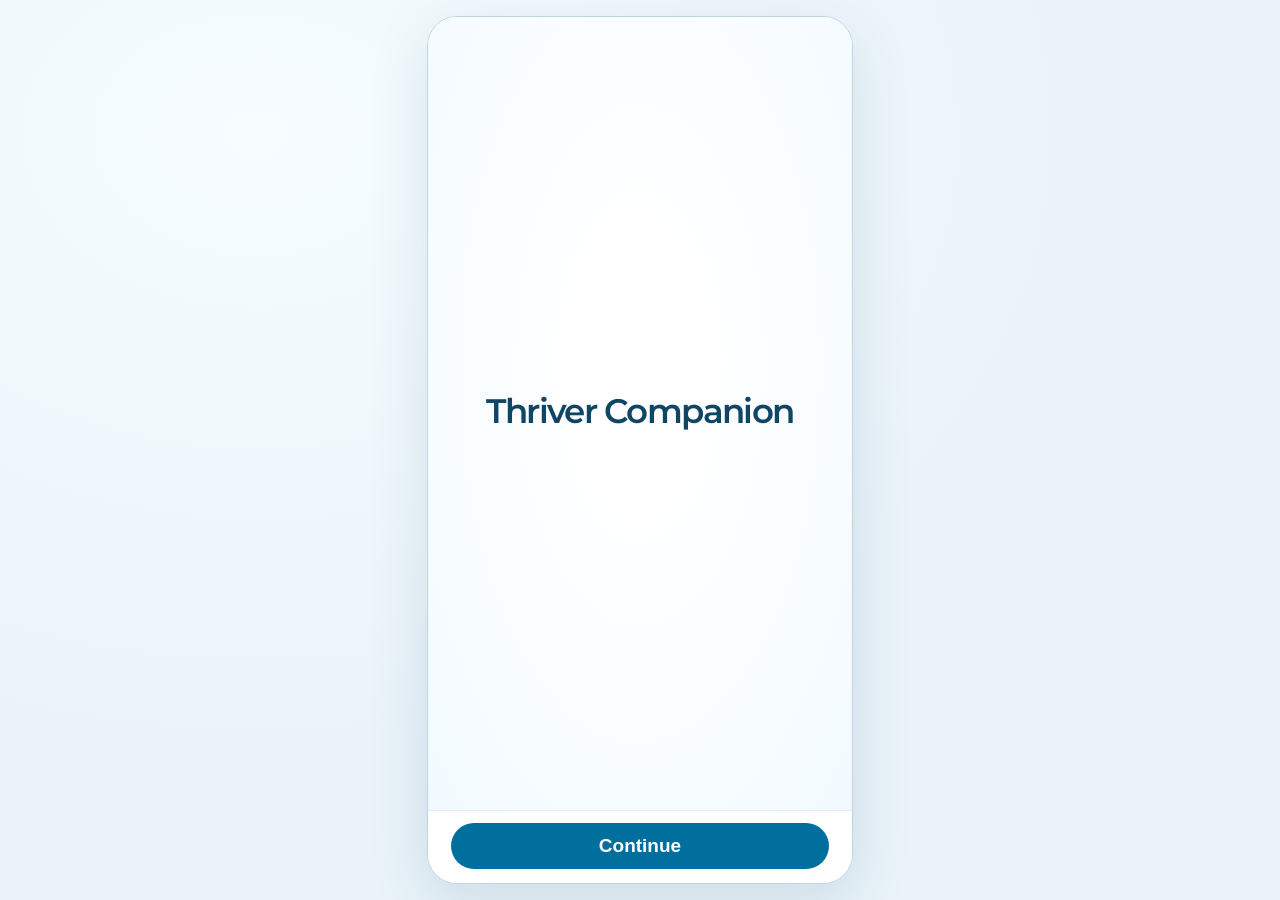
<file: onboarding/index.html>
<!doctype html><html lang="en"><head><meta charset="utf-8"><meta name="viewport" content="width=device-width,initial-scale=1,viewport-fit=cover"><meta name="color-scheme" content="light"><script>if (location.pathname === "/onboarding") location.replace("/onboarding/" + location.search + location.hash);</script>
<title>Thriver Companion · Mobile onboarding</title>
<link rel="stylesheet" href="styles.css"></head><body><main class="phone"><section class="page" id="page" aria-label="Onboarding"></section><footer class="actions" id="actions"></footer></main><script src="questions.js"></script>
<script src="policies.js"></script>
<script src="sequence.js"></script>
<script src="neuro.js"></script>
<script src="copy.js"></script>
<script src="member-stories.js"></script>
<script src="assessment.js"></script>
<script src="report.js"></script>
<script src="onboarding.js"></script></body></html>
</file>
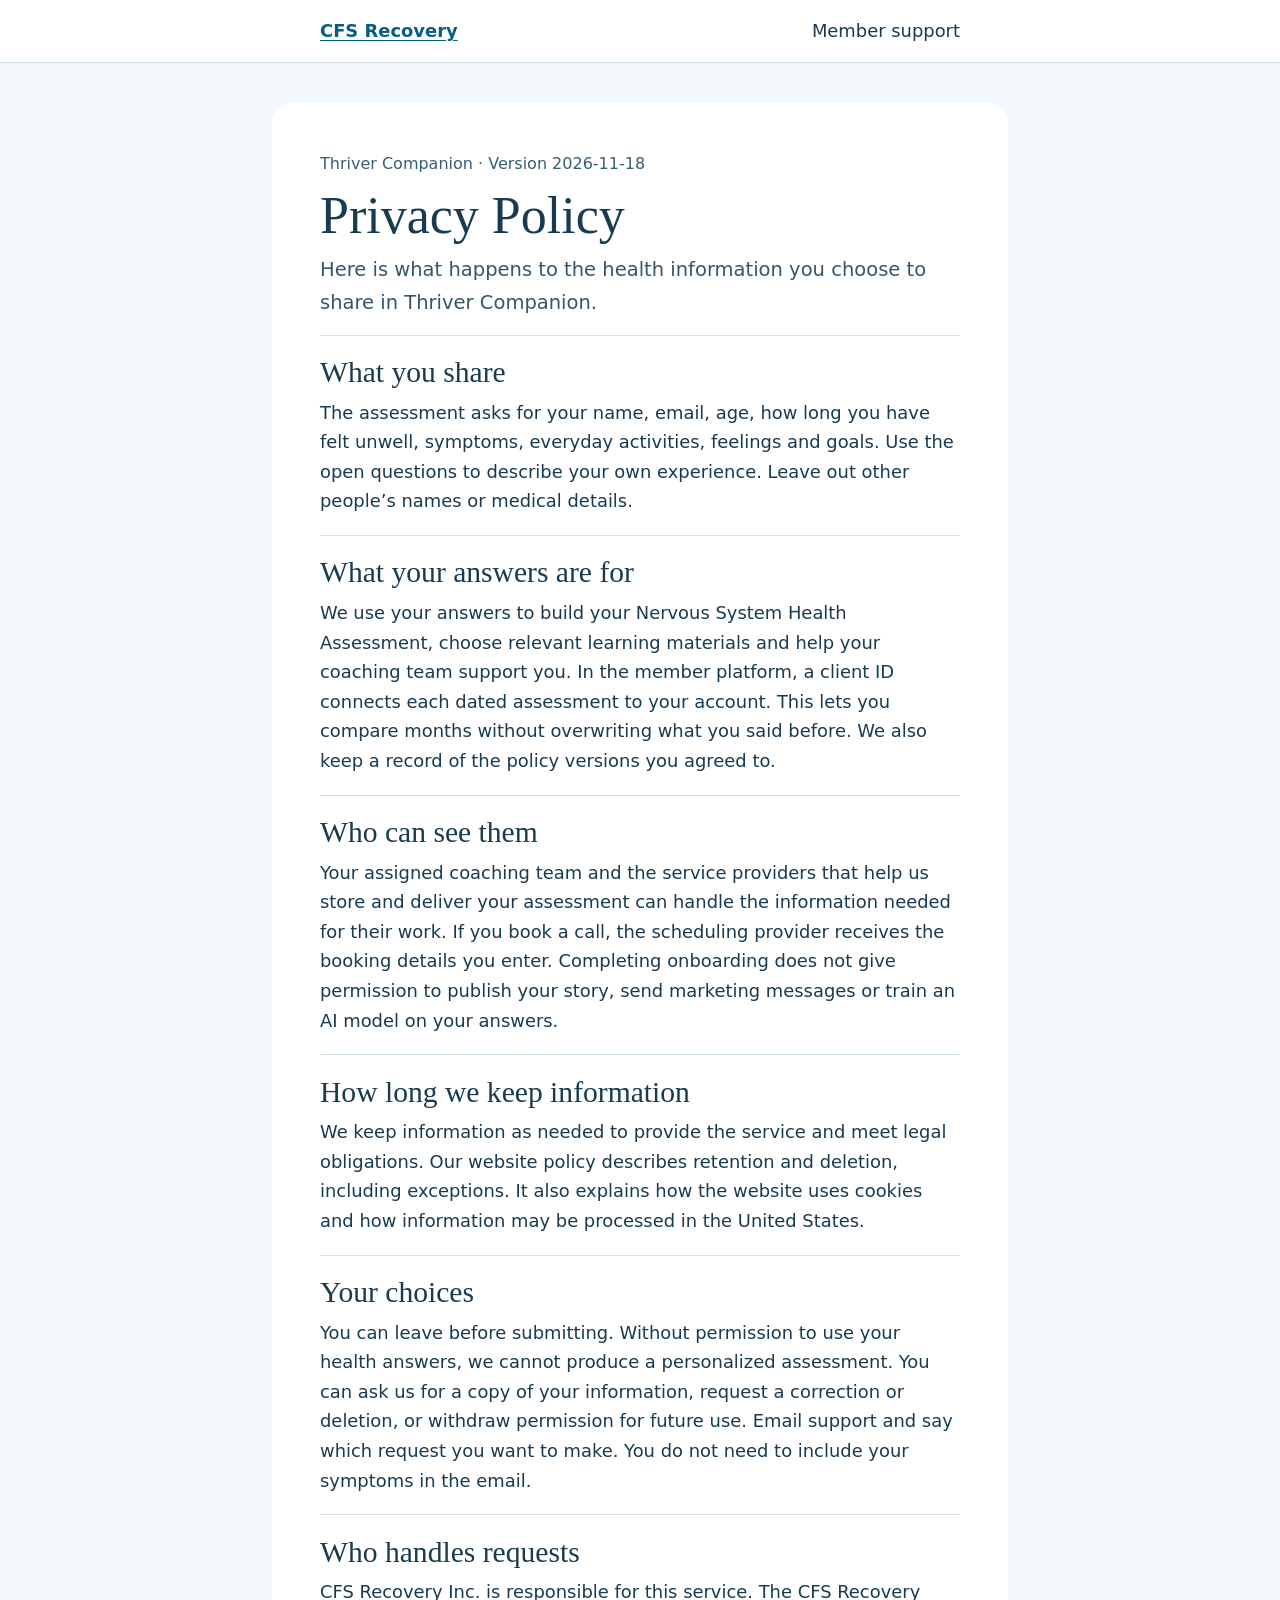
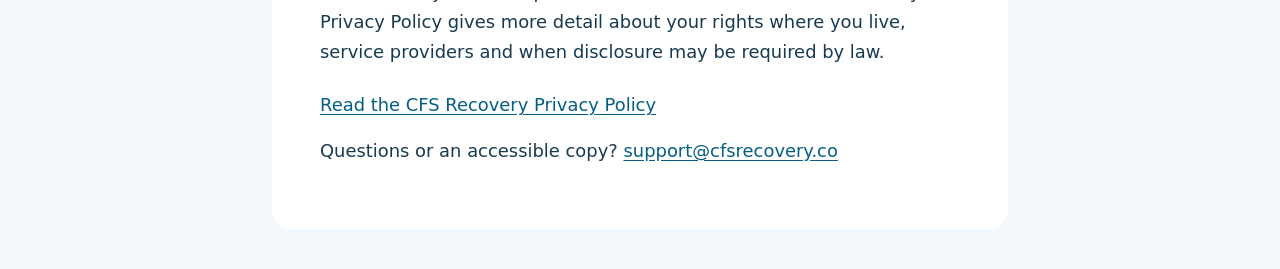
<file: onboarding/thriver-companion/privacy/2026-11-18/index.html>
<!doctype html>
<html lang="en"><head><meta charset="utf-8"><meta name="viewport" content="width=device-width, initial-scale=1"><meta name="robots" content="noindex,follow"><meta name="description" content="Read the Thriver Companion Privacy Policy for CFS Recovery members."><link rel="canonical" href="https://cfsrecovery.com/thriver-companion/privacy/2026-11-18/"><title>Thriver Companion Privacy Policy | CFS Recovery</title>
<link rel="icon" href="data:,">
<meta property="og:title" content="Thriver Companion Privacy Policy"><meta property="og:type" content="website">
<meta property="og:url" content="https://cfsrecovery.com/thriver-companion/privacy/2026-11-18/"><meta property="og:image" content="https://cfsrecovery.com/assets/og/privacy-policy.jpg">
<meta property="og:description" content="Member information from CFS Recovery about the Thriver Companion assessment.">
<meta name="twitter:card" content="summary_large_image"><meta name="twitter:title" content="Thriver Companion Privacy Policy">
<meta name="twitter:description" content="Member information from CFS Recovery about the Thriver Companion assessment.">
<meta name="twitter:image" content="https://cfsrecovery.com/assets/og/privacy-policy.jpg">
<style>
*{box-sizing:border-box}html{color-scheme:light}body{margin:0;font:1.12rem/1.65 system-ui,sans-serif;color:#183b50;background:#f2f8fb}header{background:#fff;border-bottom:1px solid #d2e2eb}header div,main{max-width:46rem;margin:auto;padding:1rem clamp(1.15rem,5vw,3rem)}header div{display:flex;align-items:center;justify-content:space-between;gap:1rem}header a{font-weight:700}a{color:#075e83;text-underline-offset:.18em}main{margin-block:clamp(.8rem,4vw,2.5rem);padding-block:clamp(1.3rem,5vw,3rem);background:white;border-radius:1.2rem}.policy-text{user-select:none;-webkit-user-select:none}.policy-text a{user-select:text;-webkit-user-select:text}.edition{color:#365e72;margin:0;font-size:1rem}h1,h2{font-family:Georgia,serif;font-weight:500;line-height:1.15;text-wrap:balance}h1{font-size:clamp(2.1rem,7vw,3.25rem);margin:.55rem 0}h2{font-size:clamp(1.45rem,4vw,1.85rem);margin:0 0 .55rem}section{border-top:1px solid #d2e2eb;padding:1.2rem 0 .2rem}p{margin:.3rem 0 1rem}.lead{font-size:1.22rem;color:#36566a}:focus-visible{outline:3px solid #0075a3;outline-offset:4px}@media print{body,main{background:#fff}main{padding:0;max-width:none}header{display:none}}
</style></head><body><header><div><a href="https://cfsrecovery.com/">CFS Recovery</a><span>Member support</span></div></header><main><article class="policy-text"><p class="edition">Thriver Companion · Version 2026-11-18</p><h1>Privacy Policy</h1><p class="lead">Here is what happens to the health information you choose to share in Thriver Companion.</p><section><h2>What you share</h2><p>The assessment asks for your name, email, age, how long you have felt unwell, symptoms, everyday activities, feelings and goals. Use the open questions to describe your own experience. Leave out other people’s names or medical details.</p></section><section><h2>What your answers are for</h2><p>We use your answers to build your Nervous System Health Assessment, choose relevant learning materials and help your coaching team support you. In the member platform, a client ID connects each dated assessment to your account. This lets you compare months without overwriting what you said before. We also keep a record of the policy versions you agreed to.</p></section><section><h2>Who can see them</h2><p>Your assigned coaching team and the service providers that help us store and deliver your assessment can handle the information needed for their work. If you book a call, the scheduling provider receives the booking details you enter. Completing onboarding does not give permission to publish your story, send marketing messages or train an AI model on your answers.</p></section><section><h2>How long we keep information</h2><p>We keep information as needed to provide the service and meet legal obligations. Our website policy describes retention and deletion, including exceptions. It also explains how the website uses cookies and how information may be processed in the United States.</p></section><section><h2>Your choices</h2><p>You can leave before submitting. Without permission to use your health answers, we cannot produce a personalized assessment. You can ask us for a copy of your information, request a correction or deletion, or withdraw permission for future use. Email support and say which request you want to make. You do not need to include your symptoms in the email.</p></section><section><h2>Who handles requests</h2><p>CFS Recovery Inc. is responsible for this service. The CFS Recovery Privacy Policy gives more detail about your rights where you live, service providers and when disclosure may be required by law.</p></section><p><a href="https://cfsrecovery.com/privacy-policy/" target="_blank" rel="noopener noreferrer">Read the CFS Recovery Privacy Policy</a></p><p>Questions or an accessible copy? <a href="mailto:support@cfsrecovery.co">support@cfsrecovery.co</a></p></article></main>
<script>
document.addEventListener('copy',function(event){
  const selection=window.getSelection();
  if (!selection || !selection.rangeCount) return;
  const range = selection.getRangeAt(0);
  const article = document.querySelector('.policy-text');
  const element = range.commonAncestorContainer;
  const insideLink = (element.nodeType === 1 ? element : element.parentElement)?.closest('a');
  if (range.intersectsNode(article) && !insideLink) event.preventDefault();
});
</script></body></html>
</file>
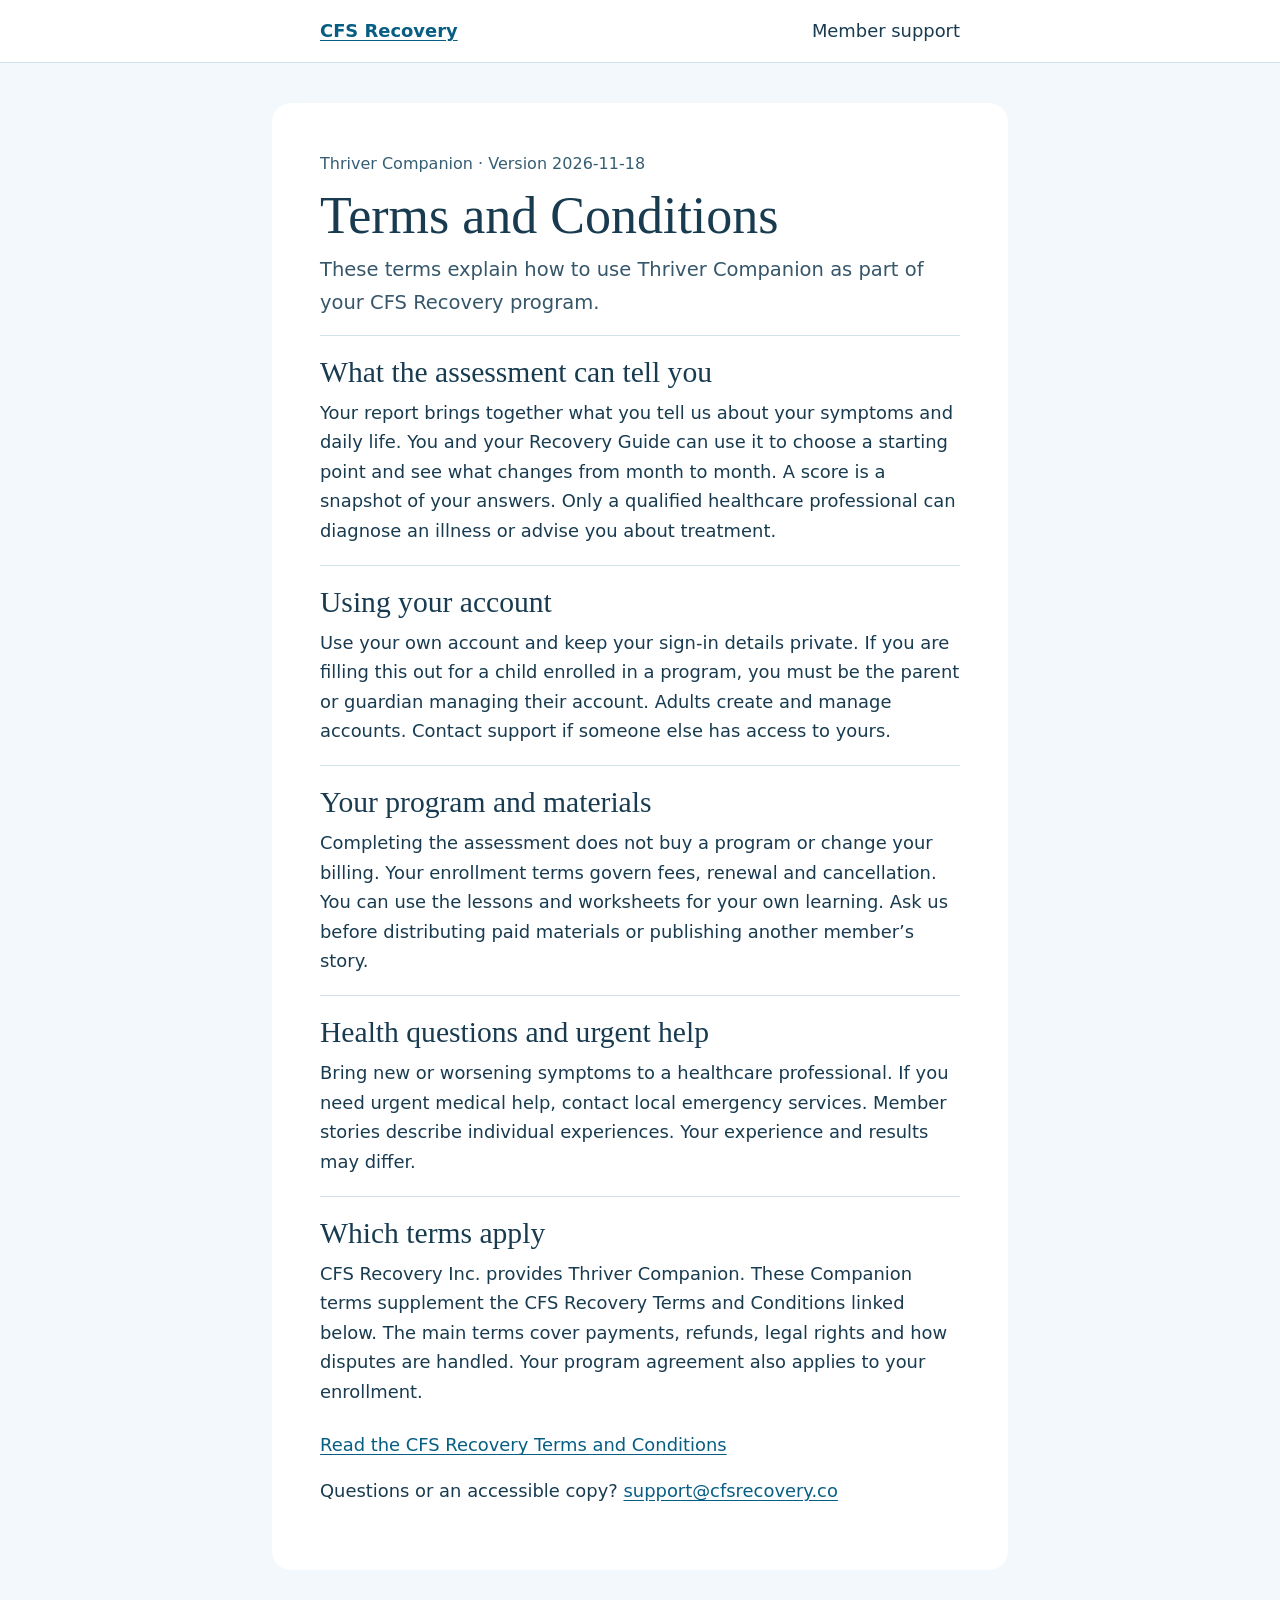
<file: onboarding/thriver-companion/terms/2026-11-18/index.html>
<!doctype html>
<html lang="en"><head><meta charset="utf-8"><meta name="viewport" content="width=device-width, initial-scale=1"><meta name="robots" content="noindex,follow"><meta name="description" content="Read the Thriver Companion Terms and Conditions for CFS Recovery members."><link rel="canonical" href="https://cfsrecovery.com/thriver-companion/terms/2026-11-18/"><title>Thriver Companion Terms and Conditions | CFS Recovery</title>
<link rel="icon" href="data:,">
<meta property="og:title" content="Thriver Companion Terms and Conditions"><meta property="og:type" content="website">
<meta property="og:url" content="https://cfsrecovery.com/thriver-companion/terms/2026-11-18/"><meta property="og:image" content="https://cfsrecovery.com/assets/og/terms-and-conditions.jpg">
<meta property="og:description" content="Member information from CFS Recovery about the Thriver Companion assessment.">
<meta name="twitter:card" content="summary_large_image"><meta name="twitter:title" content="Thriver Companion Terms and Conditions">
<meta name="twitter:description" content="Member information from CFS Recovery about the Thriver Companion assessment.">
<meta name="twitter:image" content="https://cfsrecovery.com/assets/og/terms-and-conditions.jpg">
<style>
*{box-sizing:border-box}html{color-scheme:light}body{margin:0;font:1.12rem/1.65 system-ui,sans-serif;color:#183b50;background:#f2f8fb}header{background:#fff;border-bottom:1px solid #d2e2eb}header div,main{max-width:46rem;margin:auto;padding:1rem clamp(1.15rem,5vw,3rem)}header div{display:flex;align-items:center;justify-content:space-between;gap:1rem}header a{font-weight:700}a{color:#075e83;text-underline-offset:.18em}main{margin-block:clamp(.8rem,4vw,2.5rem);padding-block:clamp(1.3rem,5vw,3rem);background:white;border-radius:1.2rem}.policy-text{user-select:none;-webkit-user-select:none}.policy-text a{user-select:text;-webkit-user-select:text}.edition{color:#365e72;margin:0;font-size:1rem}h1,h2{font-family:Georgia,serif;font-weight:500;line-height:1.15;text-wrap:balance}h1{font-size:clamp(2.1rem,7vw,3.25rem);margin:.55rem 0}h2{font-size:clamp(1.45rem,4vw,1.85rem);margin:0 0 .55rem}section{border-top:1px solid #d2e2eb;padding:1.2rem 0 .2rem}p{margin:.3rem 0 1rem}.lead{font-size:1.22rem;color:#36566a}:focus-visible{outline:3px solid #0075a3;outline-offset:4px}@media print{body,main{background:#fff}main{padding:0;max-width:none}header{display:none}}
</style></head><body><header><div><a href="https://cfsrecovery.com/">CFS Recovery</a><span>Member support</span></div></header><main><article class="policy-text"><p class="edition">Thriver Companion · Version 2026-11-18</p><h1>Terms and Conditions</h1><p class="lead">These terms explain how to use Thriver Companion as part of your CFS Recovery program.</p><section><h2>What the assessment can tell you</h2><p>Your report brings together what you tell us about your symptoms and daily life. You and your Recovery Guide can use it to choose a starting point and see what changes from month to month. A score is a snapshot of your answers. Only a qualified healthcare professional can diagnose an illness or advise you about treatment.</p></section><section><h2>Using your account</h2><p>Use your own account and keep your sign-in details private. If you are filling this out for a child enrolled in a program, you must be the parent or guardian managing their account. Adults create and manage accounts. Contact support if someone else has access to yours.</p></section><section><h2>Your program and materials</h2><p>Completing the assessment does not buy a program or change your billing. Your enrollment terms govern fees, renewal and cancellation. You can use the lessons and worksheets for your own learning. Ask us before distributing paid materials or publishing another member’s story.</p></section><section><h2>Health questions and urgent help</h2><p>Bring new or worsening symptoms to a healthcare professional. If you need urgent medical help, contact local emergency services. Member stories describe individual experiences. Your experience and results may differ.</p></section><section><h2>Which terms apply</h2><p>CFS Recovery Inc. provides Thriver Companion. These Companion terms supplement the CFS Recovery Terms and Conditions linked below. The main terms cover payments, refunds, legal rights and how disputes are handled. Your program agreement also applies to your enrollment.</p></section><p><a href="https://cfsrecovery.com/terms-and-conditions/" target="_blank" rel="noopener noreferrer">Read the CFS Recovery Terms and Conditions</a></p><p>Questions or an accessible copy? <a href="mailto:support@cfsrecovery.co">support@cfsrecovery.co</a></p></article></main>
<script>
document.addEventListener('copy',function(event){
  const selection=window.getSelection();
  if (!selection || !selection.rangeCount) return;
  const range = selection.getRangeAt(0);
  const article = document.querySelector('.policy-text');
  const element = range.commonAncestorContainer;
  const insideLink = (element.nodeType === 1 ? element : element.parentElement)?.closest('a');
  if (range.intersectsNode(article) && !insideLink) event.preventDefault();
});
</script></body></html>
</file>
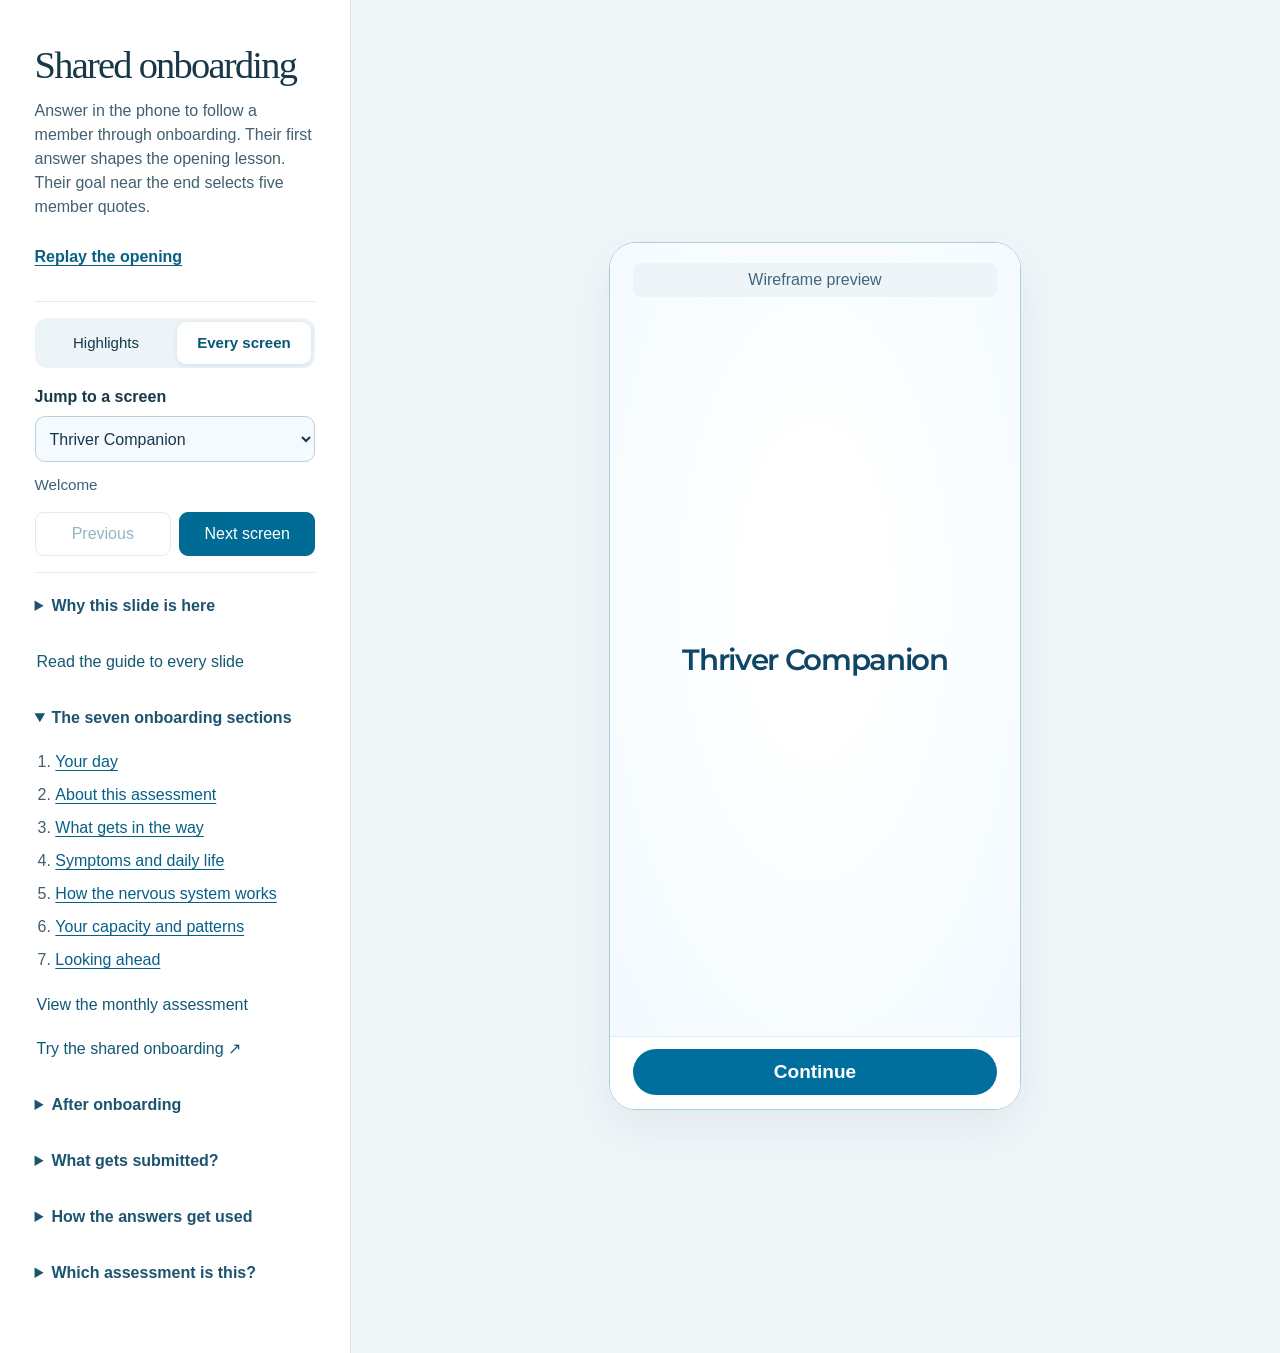
<file: onboarding/review.html>
<!doctype html>
<html lang="en"><head><meta charset="utf-8"><meta name="viewport" content="width=device-width,initial-scale=1">
<meta name="color-scheme" content="light"><title>Thriver Companion · Shared onboarding</title>
<style>
:root{font:16px/1.5 "DM Sans",-apple-system,BlinkMacSystemFont,"Segoe UI",sans-serif;color:#183748;background:#f1f6f9}
*{box-sizing:border-box}body{margin:0}button,a,select{font:inherit}button,select,a{cursor:pointer}a{color:#065f86;text-underline-offset:3px}
.shell{max-width:1490px;margin:auto;min-height:100vh;display:grid;grid-template-columns:minmax(285px,350px) 1fr}
aside{padding:clamp(22px,3.5vw,58px) clamp(20px,2.7vw,42px);background:#fff;box-shadow:1px 0 #d9e5ec}
h1{font:400 clamp(34px,3vw,46px)/1.05 Georgia,serif;letter-spacing:-.045em;margin:0 0 14px;text-wrap:balance}
aside p{color:#425f70;line-height:1.5;margin:0 0 20px}
.direct{margin:20px 0;padding:16px 0;border-block:1px solid #dfebf0;display:grid;gap:7px}
.direct label{font-weight:650}
select{color:#183748;background:#f5faff;border:1px solid #b8d1df;padding:10px;font-size:1rem;border-radius:10px;min-width:0;width:100%;min-height:46px}
.navigation{display:flex;gap:8px;margin-top:3px}
.navigation button{min-height:44px;padding:8px 10px;background:white;border:1px solid #bdd2df;color:#155c7c;border-radius:9px;flex:1}
button:disabled{opacity:.45;cursor:default}button:focus-visible,select:focus-visible,a:focus-visible{outline:3px solid #0076ab;outline-offset:3px}
.jump{display:block;width:100%;padding:9px 2px;color:#205975;text-decoration:none;min-height:44px}
.jump:hover,.jump:focus-visible{text-decoration:underline}
details{margin:12px 0}
summary{color:#1c536e;font-weight:650;cursor:pointer;min-height:44px;padding-top:9px}
ol{color:#415e70;margin:0;padding-inline-start:1.3rem}li{margin-block:9px}section.preview{min-width:0;padding:16px;display:flex;align-items:center;justify-content:center}
.frame{width:min(100%,412px);height:min(calc(100dvh - 32px),900px);min-height:360px;display:block;border:1px solid #afcad9;border-radius:27px;overflow:hidden;box-shadow:0 18px 50px #174f6d15;background:white}
@media(max-width:740px){.shell{display:flex;flex-direction:column}aside{padding:15px 18px 12px;box-shadow:0 1px #d9e5ec}h1{font-size:28px;margin:0 0 5px}aside p,.extras,.navigation{display:none}.direct{margin:0;padding:4px 0 0;border:0}.direct label{font-size:.9rem}.preview{padding:0!important}.frame{border:0;border-radius:0;box-shadow:none;width:100%;height:calc(100dvh - 119px);min-height:370px}}
@media(prefers-reduced-motion:reduce){*{scroll-behavior:auto}}
.tour-modes{border:0;display:flex;gap:3px;min-width:0;padding:4px;border-radius:12px;background:#edf4f8;margin:0 0 10px}
.tour-modes legend{position:absolute;clip-path:inset(100%);width:1px;height:1px;overflow:hidden}
.tour-modes label{position:relative;display:grid;place-items:center;min-height:42px;flex:1;min-width:0;border-radius:9px;font-size:.94rem;font-weight:500;cursor:pointer;white-space:nowrap}
.tour-modes label:has(:checked){background:#fff;box-shadow:0 1px 5px #1a4e6520;color:#055777;font-weight:650}
.tour-modes label:focus-within{outline:2px solid #08709a}.tour-modes input{position:absolute;opacity:0}
#beat{color:#3a6076;font-size:.95rem;margin:5px 0}.direct{margin-bottom:10px}
aside .jump{color:#115974}.navigation #next{background:#006c96;border-color:#006c96;color:#fff}
@media(max-width:740px){
 aside{padding:6px 12px}.shell{height:100dvh;min-height:420px}
 aside h1{font:600 1rem/1.3 'DM Sans',sans-serif;letter-spacing:0;margin:0}
 .direct{grid-template-columns:minmax(0,1fr) auto;align-items:center;gap:4px 7px;margin:0}
 .tour-modes{grid-column:1/-1;max-width:280px;margin:0;padding:1px}.tour-modes label{min-height:34px}
 .direct>label{position:absolute;clip-path:inset(100%)}
 .navigation{display:flex;margin:0;gap:4px}.navigation button{min-height:44px;font-size:.89rem;padding-inline:8px}
 .navigation #previous{display:none}#beat{display:none}select{min-height:44px;padding:6px 3px}
 section.preview{min-height:0;flex:1}.frame{flex:1;height:100%;min-height:0}}
.restart-flow{display:inline-block;color:#075f84;padding:6px 0 12px;font-weight:600;text-underline-offset:3px}@media(max-width:740px){.restart-flow{padding:4px 0;font-size:.92rem}}
</style></head><body>
<main class="shell"><aside>
<h1>Shared onboarding</h1><p>Answer in the phone to follow a member through onboarding. Their first answer shapes the opening lesson. Their goal near the end selects five member quotes.</p>
<a class="restart-flow" href="review.html">Replay the opening</a>
<div class="direct">
<fieldset class="tour-modes"><legend>Walkthrough mode</legend>
<label><input type="radio" name="mode" value="highlights">Highlights</label>
<label><input type="radio" name="mode" value="all" checked>Every screen</label></fieldset>
<label for="screen">Jump to a screen</label><select id="screen"><option>Opening wireframes…</option></select>
<p class="stage-description" id="beat" aria-live="polite"></p>
<div class="navigation"><button id="previous" type="button">Previous</button><button id="next" type="button">Next screen</button></div></div>
<div class="extras">
<details id="screen-purpose"><summary>Why this slide is here</summary><p id="purpose-text"></p></details>
<a class="jump" href="slide-guide.html">Read the guide to every slide</a>
<details open><summary>The seven onboarding sections</summary><ol id="phase-list"></ol></details>
<a class="jump" href="#review" data-screen="review">View the monthly assessment</a>
<a class="jump" href="index.html">Try the shared onboarding ↗</a>
<details><summary>After onboarding</summary><p>Platinum, Academy and School each have their own walkthrough before platform access.</p><a class="jump" href="?program=recovery-academy-platinum#platinum-confirmation">Preview the Platinum walkthrough</a></details>
<details><summary>What gets submitted?</summary><ol>
<li>Members answer 39 questions. They describe their recovery goal and where they want help in two separate answers.</li>
<li>Age, illness duration in years and months, report details, and the two policy choices.</li>
<li>Your answers stay in this tab. Reloading the page clears them.</li>
</ol></details>
<details><summary>How the answers get used</summary><ol>
<li>Capacity ratings, symptoms and activity patterns shape the member’s assessment snapshot.</li>
<li>Members repeat the assessment monthly to see what changes and adjust their next steps.</li>
<li>The first answer shapes an example of a difficult day. The goal chosen near the end selects five quotes from members who shared that goal.</li>
</ol></details>
<details><summary>Which assessment is this?</summary><p>This demo uses the November 10 questionnaire and the updated report rules. The report shows physical, cognitive and emotional capacity and patterns.</p></details></div>
</aside><section class="preview" aria-label="Interactive phone preview"><iframe class="frame" id="phone" title="Thriver Companion mobile screen"></iframe></section></main>
<script>
const phone = document.getElementById('phone');
const screenPicker = document.getElementById('screen');
const previous = document.getElementById('previous');
const next = document.getElementById('next');
const fileName = 'index.html';
const purposeText = {"opening-logo": "The member sees the name of the app before we ask them to read or answer anything.", "opening-neuro": "You meet Neuro, the guide who will be with you as you go through the app.", "opening-study": "We show how many people may have ME/CFS. Members share how they made sense of their symptoms and found a next step.", "opening-community": "We welcome people with Long COVID, ME/CFS, and fibromyalgia. We share how many members have told their stories.", "arrival": "You can start with what feels hard today. We let you know you can take it one question at a time.", "focusChoice": "We start with the hardest part of your day. Your pick sets the first example you see.", "scope": "We explain what the report can do. You can read each policy and check its box just above the button to go on.", "terms": "We explain the rules for using the app. You can see what your guide can help with and when to ask a doctor.", "privacy": "We show what we keep, who can see it, and why. You can see how to ask for a copy or a change.", "difficulty": "We show how a symptom flare up can change plans at the last minute. The example fits the hard part you picked.", "catch-up": "We name the parts of life people can miss when they feel ill.", "fatigue-pem": "We name the symptom flare up that can follow small activities. We share what people in a large study felt.", "symptoms-intro": "Explain how answers shape a recovery profile.", "physicalSymptoms": "We ask what you feel in your body, like pain or a racing heart. Your picks go in the body section of your report.", "cognitiveSymptoms": "We ask which parts of thinking feel hard, like finding a word. Your report keeps these picks together so you can point to what gets in the way.", "emotionalSymptoms": "We give you room to name feelings, like fear or feeling numb. They go in your report so you can talk about them if you wish.", "activityLevel": "We use the six stages from the assessment. You pick the one that fits your day. It shows up in your report.", "brain-fog": "We share what 17,074 people told a UK study. Confusion or brain fog was one of the most common symptoms. This helps you see that others know that feeling.", "nervous-system": "Explain how the nervous system may contribute to symptoms.", "daily-effort": "Connect changes in daily life to the term stress threshold.", "capacity-intro": "We explain why we ask about daily tasks. Your answers show where you spend energy and where you could use help.", "physicalCapacity1": "We ask about moving from room to room for over an hour. This shows what an ordinary stretch of time at home feels like for you.", "physicalCapacity2": "We ask about standing for over half an hour. Your score can show why a long wait in line feels hard.", "physicalCapacity3": "We ask how it feels to do chores for over half an hour. Your answer shows how jobs at home fit into your day.", "physicalCapacity4": "We ask about a walk that lasts over half an hour. Your rating adds a picture of what you can do away from home.", "physicalCapacity5": "We ask how many standing showers you can take in a week. This shows how a daily task like washing fits your week.", "physicalCapacity6": "We ask about driving for over half an hour. This shows how a trip might fit into your day.", "physicalCapacity7": "We ask if you can eat most foods with ease. This adds meals to the picture of what your body can manage.", "mental-energy": "We switch from the energy you use to move to the energy you use to think. We explain how your answers about reading, calls, and screens help shape your plan.", "cognitiveCapacity1": "We ask how hard it is to use a screen for over an hour. Your score can help you explain when you need a break from a lesson.", "cognitiveCapacity2": "We ask how it feels to talk with someone for over an hour. This shows what a long visit can ask of you.", "cognitiveCapacity3": "We ask about a phone call that lasts over an hour. Your report lets you compare that with talking face to face.", "cognitiveCapacity4": "We ask if you can keep track of things you need to do. This helps show how much effort a short to-do list can take.", "cognitiveCapacity5": "We ask about reading for over half an hour. Your rating gives you a way to tell your guide how written lessons feel.", "cognitiveCapacity6": "We ask if you can put a thought into a short note. This shows how much work a written reply can take.", "cognitiveCapacity7": "We ask how well you recall things from the past two weeks. Your answer adds memory to the picture of how you think and learn.", "stress-threshold": "Explain a flare after activity and introduce PEM.", "stress-load": "We show that a flare can start a day or two after a task.", "emotional-context": "We explain why we ask about feelings next. A change in plans or a flare can bring up things the movement questions missed.", "emotionalCapacity1": "We ask if you can feel upset and still choose what to do. This shows where help with strong feelings could matter to you.", "emotionalCapacity2": "We ask if you can stay calm when symptoms build. This gives you room to say if you keep checking how you feel.", "emotionalCapacity3": "We ask how you feel when plans change. Your answer shows how hard it can be to switch gears.", "emotionalCapacity4": "We ask if guilt or a sense of hurry gets in the way of rest. Your answer can help you talk about what makes it hard to slow down.", "emotionalCapacity5": "We ask how soon you can settle after you feel on edge. This shows how long a hard moment can stay with you.", "emotionalCapacity6": "We ask if you can tell what you feel and put it into words. This shows how easy it is to let someone know what you need.", "emotionalCapacity7": "We ask how you feel when you do not know what comes next. Can you wait, or do you feel a need for an answer right away?", "delayed-symptoms": "Show how mental effort can bring on a symptom flare.", "adjustment-period": "Introduce adjustment periods and the option to rest.", "physicalPattern1": "We ask if you hold back, do what fits, or try to catch up. Later we use your pick to show a tip that fits you.", "physicalPattern2": "We ask how much you do when you feel worse. You can compare this with what you do on a better day.", "physicalPattern3": "We ask when you choose to pull back. This helps you spot the first sign you usually act on.", "physicalPattern4": "We ask what you do when symptoms flare. Your report shows when you rest and when you keep going.", "alarm-response": "Introduce brain research on pain and when to consult a clinician.", "freeze-response": "Describe what changed in a fibromyalgia therapy trial.", "cognitivePattern1": "We ask how you make up your mind. This shows if you tend to decide fast, take a pause, or think it over for a long time.", "cognitivePattern2": "We ask if your thoughts help you act or leave you stuck. Your pick shapes the tip you see later about making a choice.", "feelings-context": "We thank you for sharing how you make choices. The bar moves from 52% to 86% to show how far you’ve come. Then you can tap Continue to tell us where you want help.", "emotionalPattern1": "We ask how strong your feelings tend to be. This gives you room to show what a mild or strong feeling is like for you.", "emotionalPattern2": "We ask if you keep feelings inside or show them. This helps explain why someone watching you may miss how you feel.", "emotionalPattern3": "We ask what happens after you feel sad, scared or upset. Your answer shows whether it passes or takes up much of your day.", "emotionalPattern4": "We ask how you tend to react to a surprise. This shows if you can move on or if it changes the rest of your day.", "after-surprise": "Show completion of all three capacity sections.", "pattern-profile": "We show what you said about movement, choices, and feelings. Three more questions help us see what changes when your day gets hard.", "history": "You pick your age first. Then you pick how many years and months you have felt unwell. This helps your guide read your answers.", "profile": "We ask for a name and email to go with the report. Use made-up details when you try the demo.", "goal-intro": "Introduce the member’s goals.", "goalChoice": "We ask you to pick work, exercise, travel, or time with loved ones. Your choice sets which member story you see first.", "helpInRecovery": "Let the member know this is the last question for their profile.", "personalWin": "We ask what a win would look like for you. Your report can show a goal like “eat dinner with my kids” in your own words.", "learn": "We show five people who got back to something you want to do. Each person tells it in their own words.", "proof": "Three people tell us how they felt before. Their quotes show what helped them find a next step.", "outcomes": "Show the scale of the community and the stories members have shared.", "assembling": "We gather your answers about symptoms, daily tasks, and goals. The bar moves as each group is ready.", "sending": "We show that the form is being sent. You can leave the screen open while it checks that your answers went through.", "send-error": "We tell you when we cannot tell if the form was saved. You can try again with the same answers.", "report-loading": "Three check marks show what goes into your report. You see your stage, your patterns, and what matters to you. The report opens on its own after seven seconds.", "review": "You can see your stage and scores. Open a group to see each question, your answer, and how it counts. Next month, you can look back and see what changed.", "platinum-confirmation": "Pick a sample time to see what happens after you book a call.", "platinum-prep": "We share what Louis and Sara found helpful in their later coaching calls. You can hear their own words or watch their interviews.", "platinum-home": "We show what you and your guide will do on the call. You will talk about your goal, pick a first step and find out where to ask for help.", "platinum-calendar": "See where to find your group times. You can try a calendar file with sample calls.", "platinum-start": "See where Platinum members find lessons, ask for help, and share a win.", "adjustment-respond": "Use a flare as a cue to reassess what feels manageable.", "adjustment-research": "Describe how easier days and flares can form a pattern over time.", "stress-and-symptoms": "We show how often people in one survey felt worse after stress, even after a happy event.", "stress-support-study": "We share what people in one study noticed after they practiced ways to handle stress.", "physical-progress": "See how much of your profile you have filled in. Your movement answers stay in this tab.", "cognitive-progress": "See how much of your profile you have filled in. Your thinking answers stay in this tab.", "plan-preview": "Show how symptom, capacity, and pattern answers fit together before asking about goals.", "pain-study": "Describe a brain scan study of lingering pain in people with fibromyalgia."};
let manifest = [];
let selected = null;
let mode = 'all';
const highlightIds = new Set(['opening-logo','opening-neuro','opening-study','opening-community','arrival','focusChoice','goalChoice','scope','difficulty','catch-up','fatigue-pem','symptoms-intro','brain-fog','capacity-intro','goal-intro','physicalSymptoms',
  'nervous-system','daily-effort','stress-threshold','delayed-symptoms','adjustment-period','alarm-response','pain-study','freeze-response','pattern-profile','cognitiveCapacity1','learn','physicalPattern1','proof','outcomes','assembling','platinum-confirmation','platinum-prep','platinum-home','report-loading','review','platinum-calendar','platinum-start','onboarding-done']);
function nextScreen(delta) {
  const index = manifest.findIndex(s=>s.id === selected);
  for(let i=index+delta; i>=0 && i<manifest.length; i+=delta) {
    if(mode === 'all' || highlightIds.has(manifest[i].id)) return manifest[i];
  }
}
function syncControls(){
  const screen=manifest.find(s=>s.id === selected);
  if(!screen) return;
  const purpose=purposeText[screen.id];
  document.getElementById('screen-purpose').hidden=!purpose;
  document.getElementById('purpose-text').textContent=purpose || '';
  document.getElementById('beat').textContent=screen.beat ? 'Stage '+screen.beat+' of 7 · '+screen.beatLabel : (screen.id === 'arrival' || screen.id.startsWith('opening-') ? 'Welcome' : screen.id.startsWith('platinum-') ? 'Platinum walkthrough' : ['review','report-loading'].includes(screen.id) ? 'Assessment results' : 'Finish onboarding');
  previous.disabled=!nextScreen(-1);
  next.disabled=!nextScreen(1);
  next.textContent=mode==='all' ? 'Next screen' : 'Next highlight';
}
document.querySelectorAll('input[name="mode"]').forEach(radio=>radio.addEventListener('change',()=>{
  mode=radio.value;
  syncControls();
}));
function choose(id){
  if(!id) return;
  if(manifest.some(screen=>screen.id===id)) {
    history.replaceState(null,'','#'+encodeURIComponent(id));
    phone.contentWindow.postMessage({type:'thriver-review-jump',id}, '*');
    return;
  }
  const url = new URL(fileName, location.href);
  const program = new URLSearchParams(location.search).get('program');
  if (id.startsWith('platinum-') || (!program && location.search.includes('view=jumpstart'))) url.searchParams.set('program','recovery-academy-platinum');
  else if (program) url.searchParams.set('program',program);
  url.searchParams.set('screen',id);
  url.searchParams.set('wireframes','1');
  phone.src = url.href;
}
function selectStage(id) {
  const index = manifest.findIndex(screen=>screen.id === id);
  if(index < 0) return;
  selected = id;
  screenPicker.value = id;
  syncControls();
  if(location.hash && location.hash.slice(1) !== id) history.replaceState(null,'','#'+encodeURIComponent(id));
}
function adjacent(delta) {
  const item = nextScreen(delta);
  if(item) choose(item.id);
}
window.addEventListener('message',event=>{
  if(event.source !== phone.contentWindow || event.data?.type !== 'thriver-wireframe') return;
  if(!manifest.length && Array.isArray(event.data.screens)){
    manifest = event.data.screens;
    screenPicker.replaceChildren();
    const phaseList=document.getElementById('phase-list');
    for (const first of manifest.filter((s,i)=>s.beat && manifest[i-1]?.beat!==s.beat)) {
      const item=document.createElement('li'), link=document.createElement('a');
      link.href='#'+first.id;
      link.textContent=first.beatLabel;
      link.onclick=e=>{e.preventDefault();choose(first.id)};
      item.append(link); phaseList.append(item);
    }
    let group;
    for(const screen of manifest) {
      if(!group || group.label !== screen.group){
        group = document.createElement('optgroup');
        group.label = screen.group;
        screenPicker.append(group);
      }
      group.append(new Option(screen.label,screen.id));
    }
  }
  selectStage(event.data.current);
});
screenPicker.onchange = ()=>choose(screenPicker.value);
previous.onclick = ()=>adjacent(-1);
next.onclick = ()=>adjacent(1);
window.addEventListener('hashchange',()=>choose(location.hash.slice(1)));
document.querySelectorAll('[data-screen]').forEach(link=>{
  link.addEventListener('click',event=>{event.preventDefault();choose(link.dataset.screen)});
});
choose(location.hash.slice(1) || 'opening-logo');
</script></body></html>
</file>
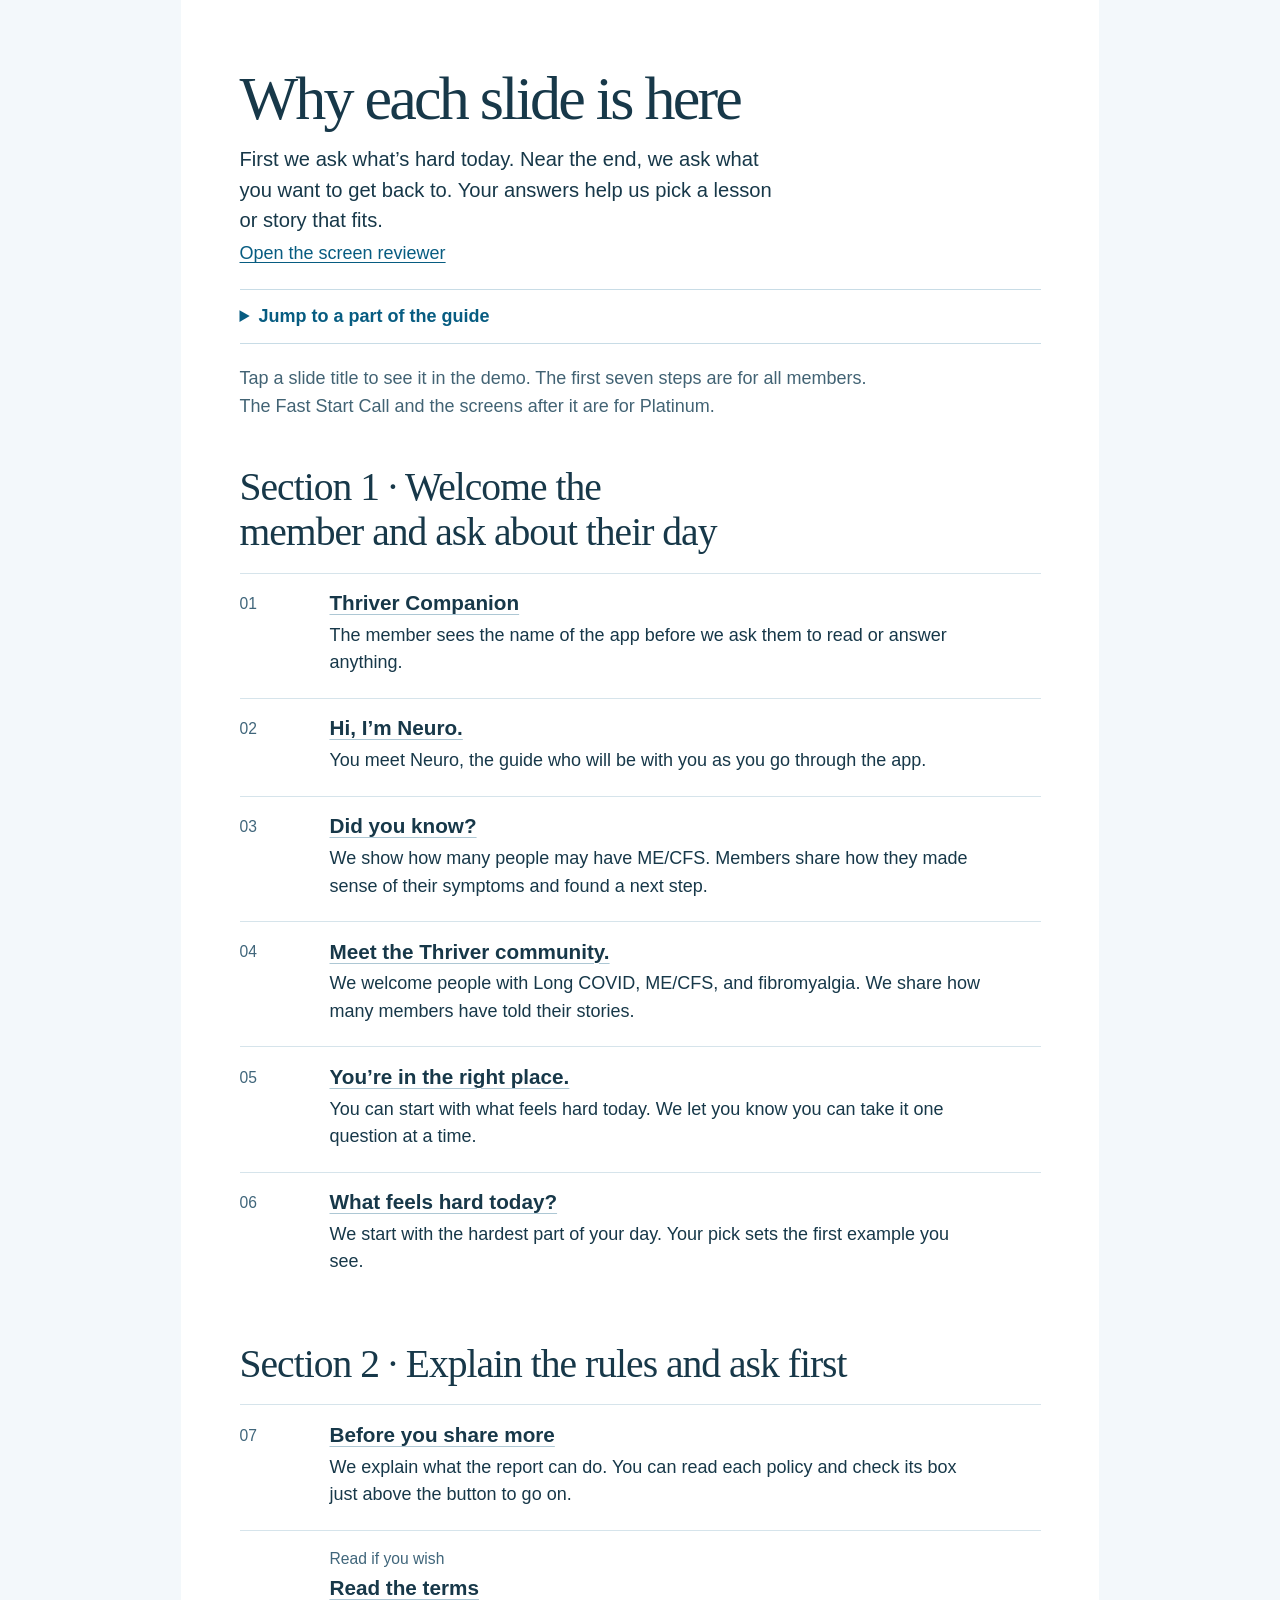
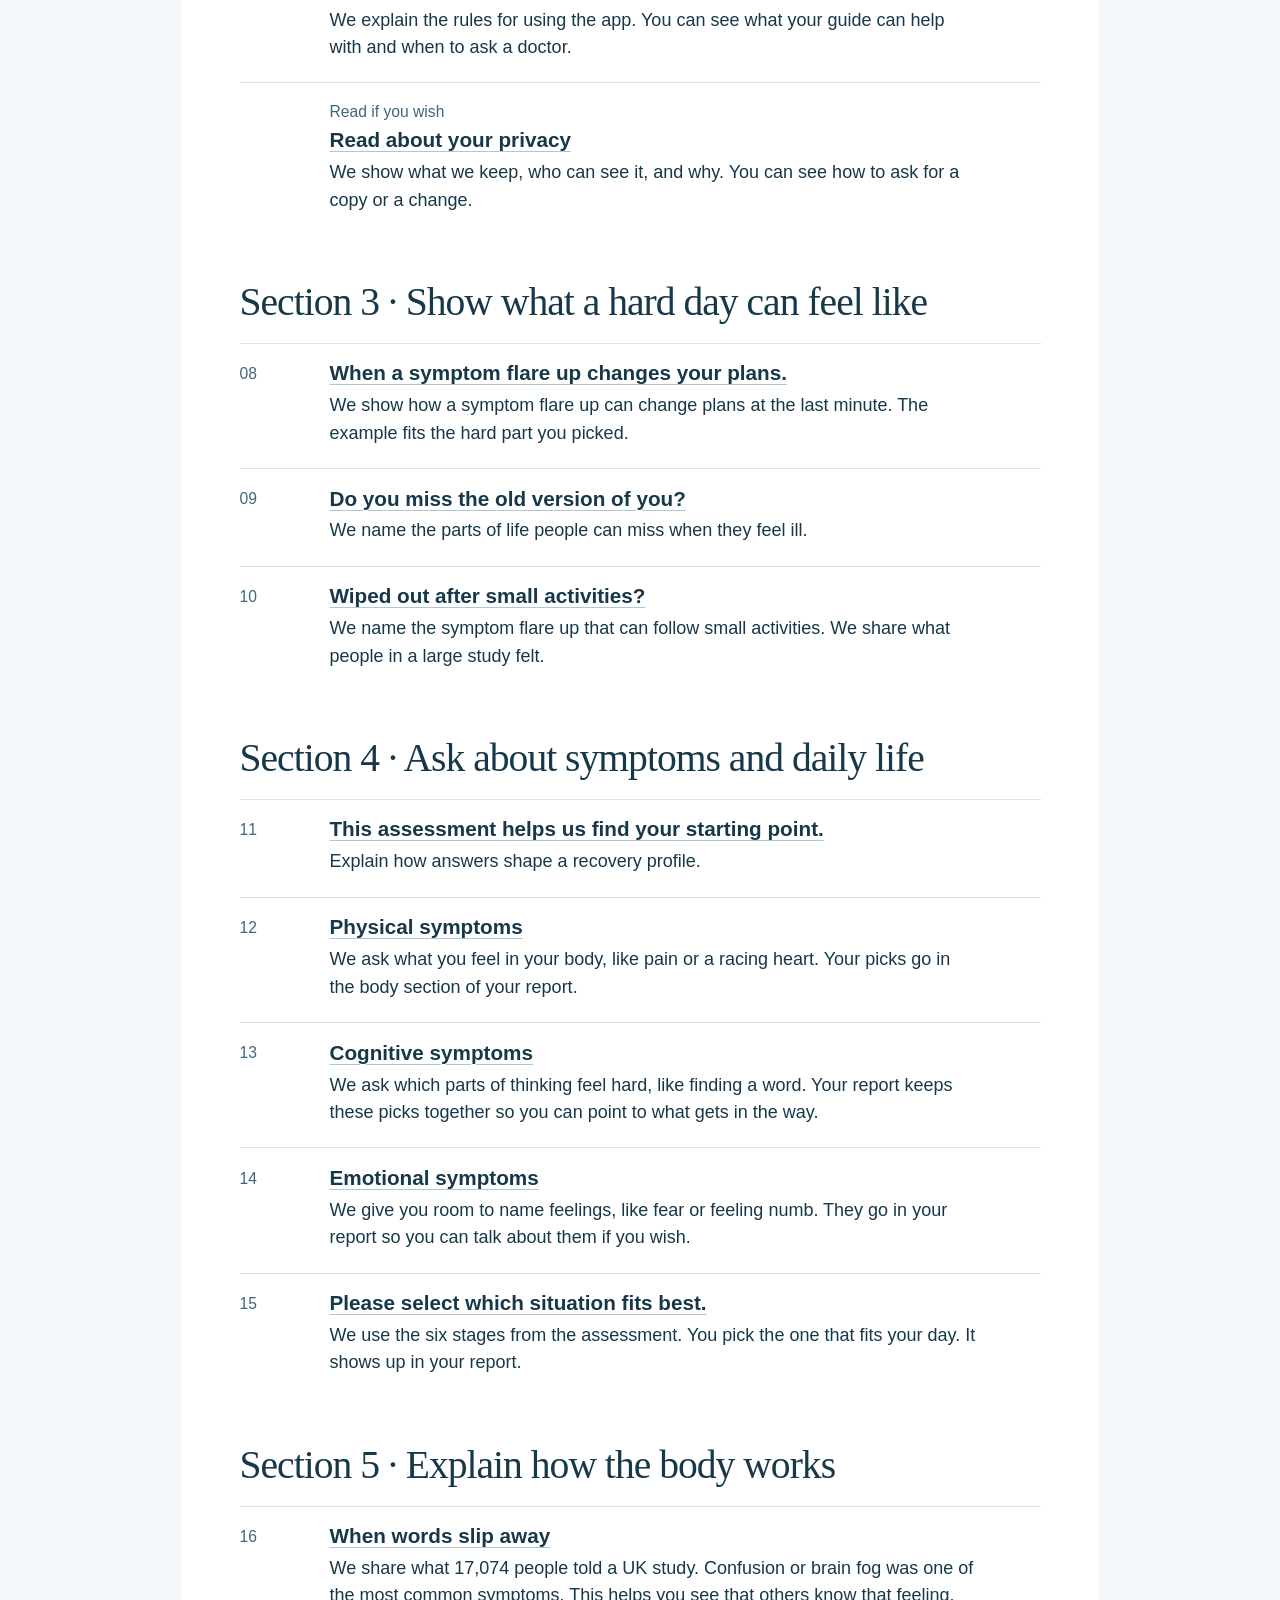
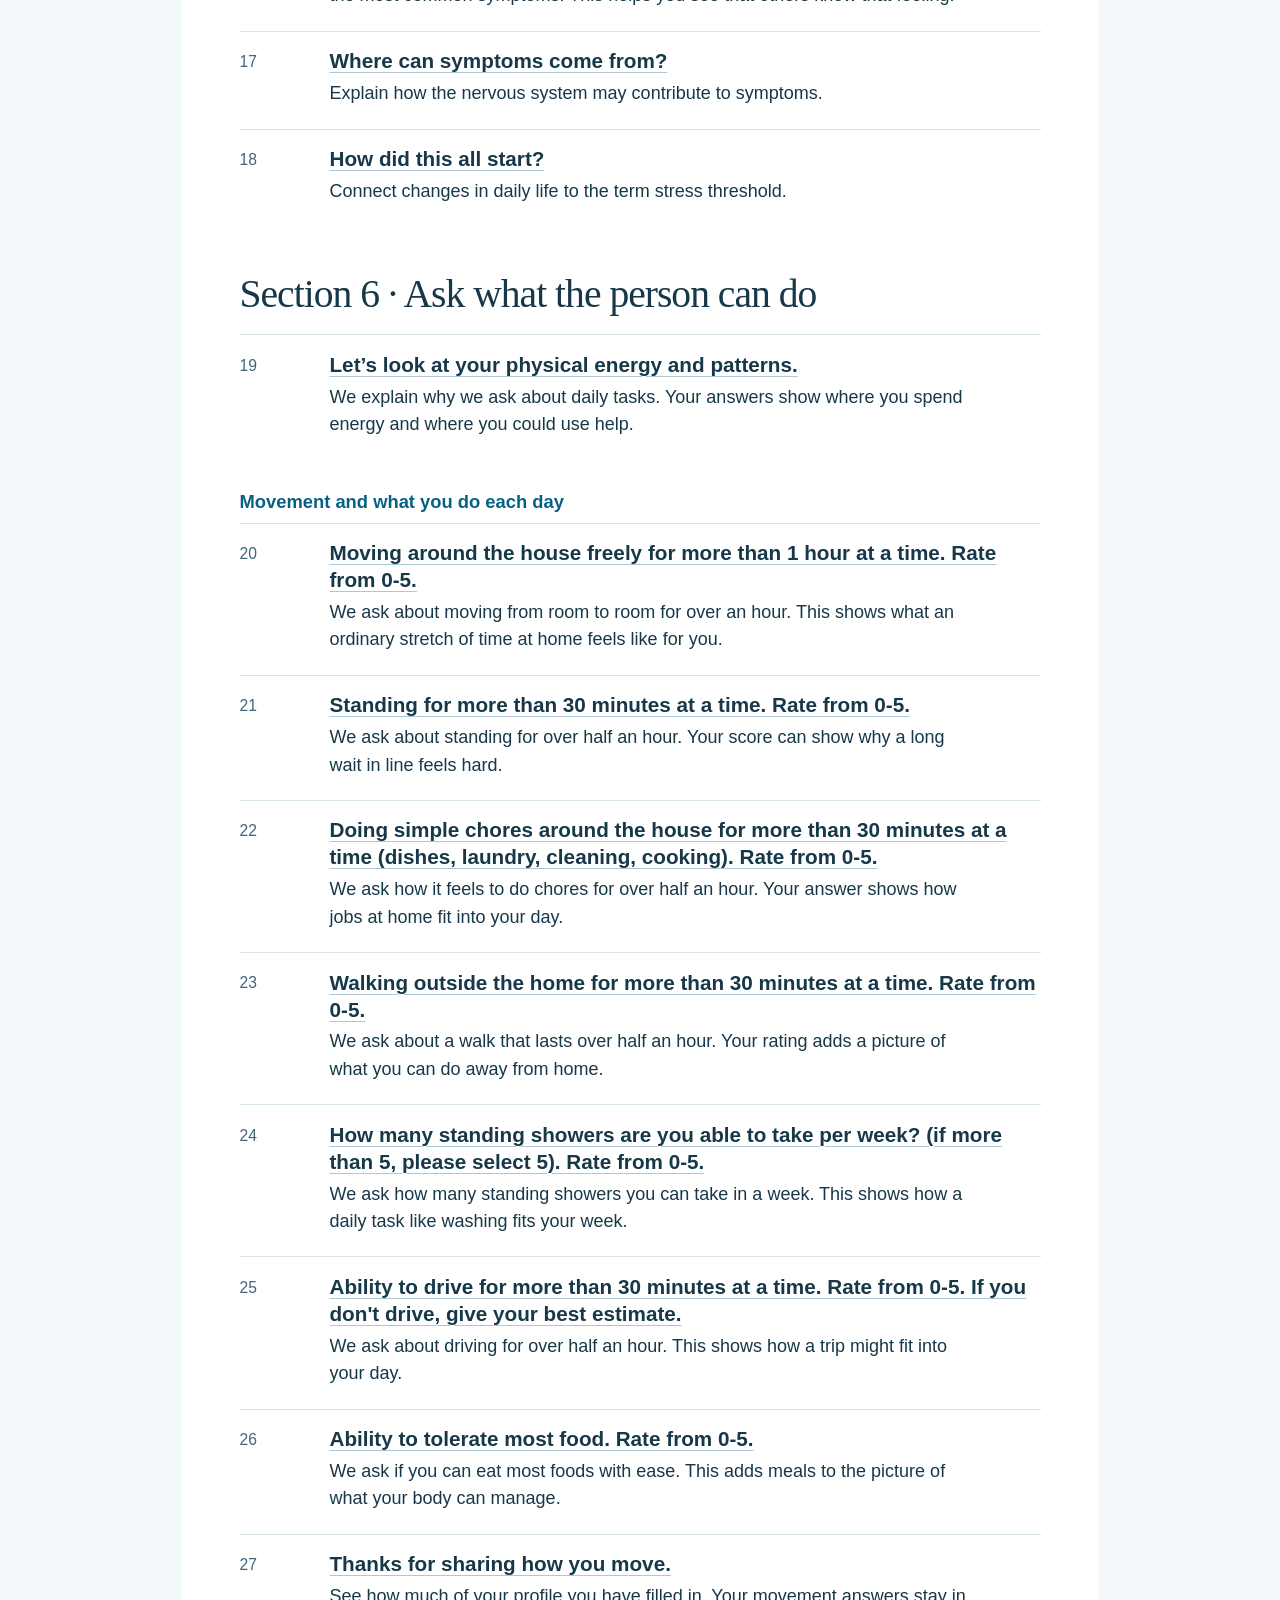
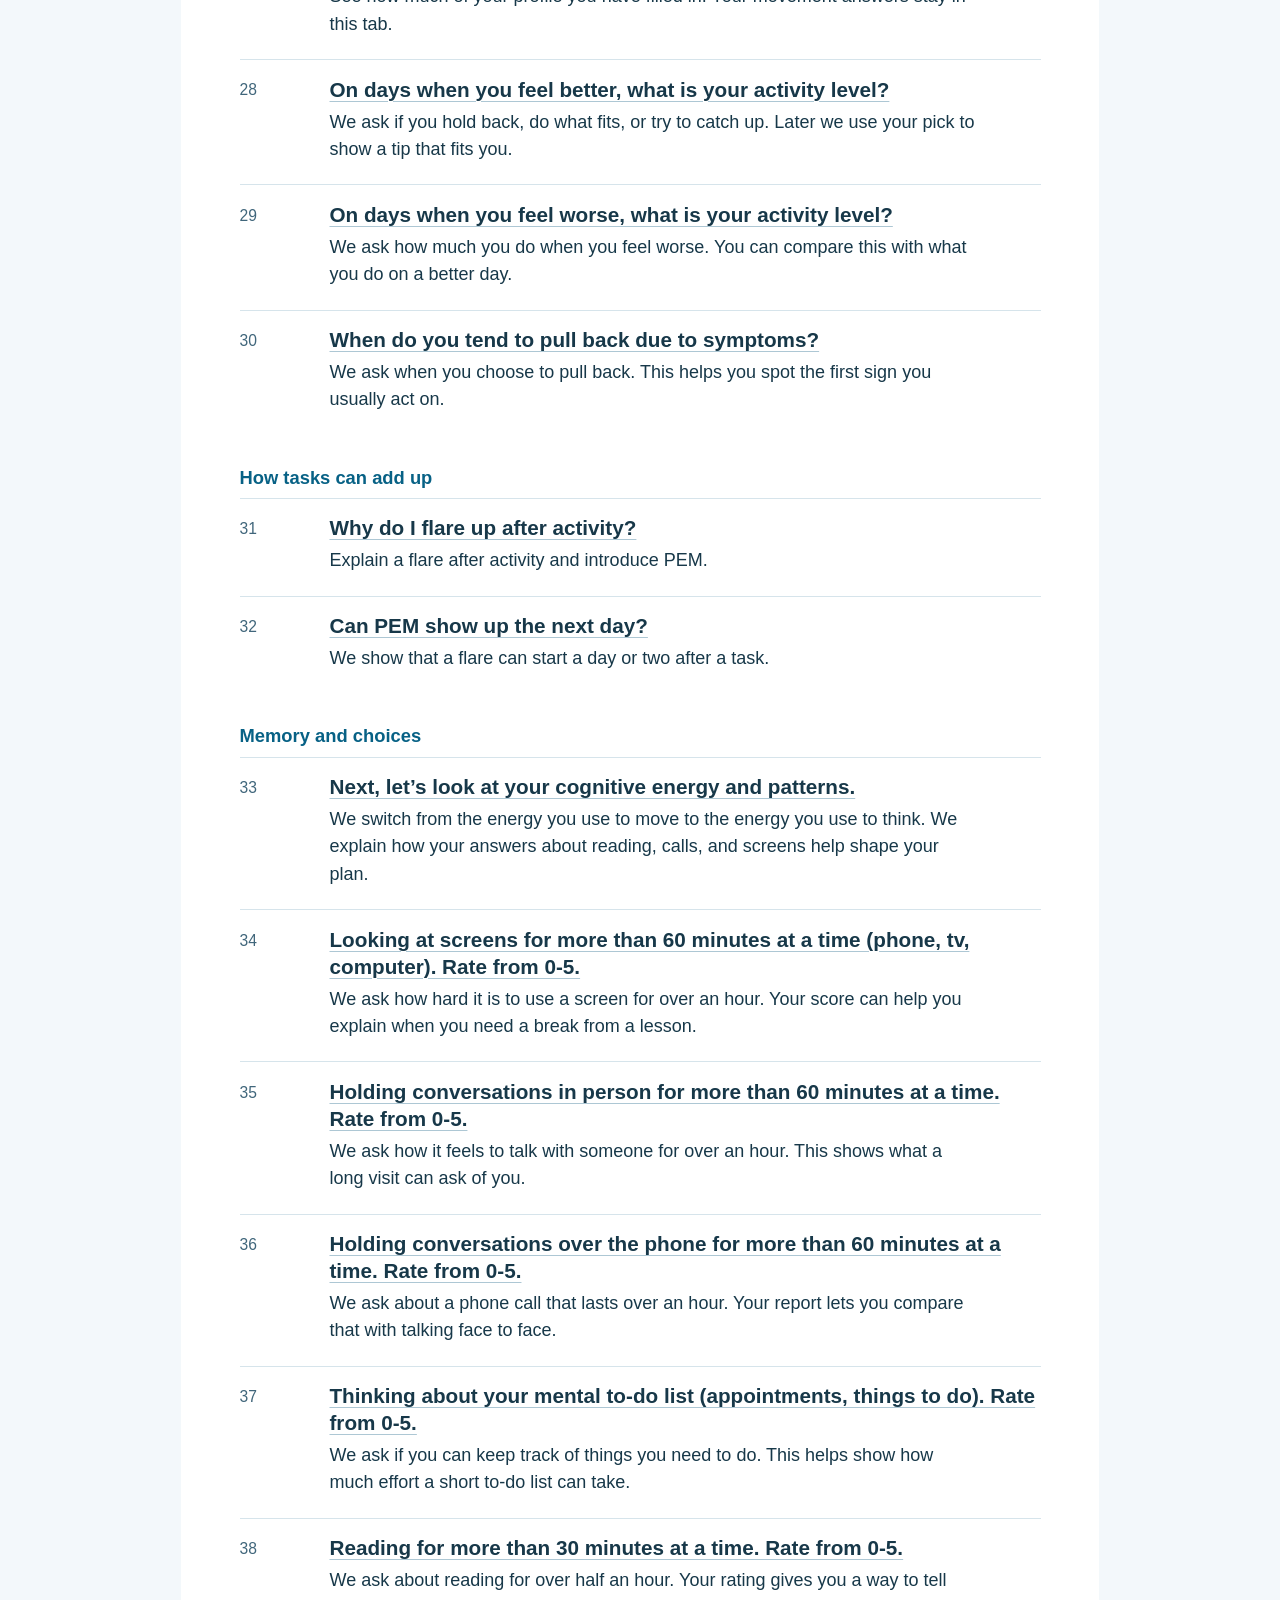
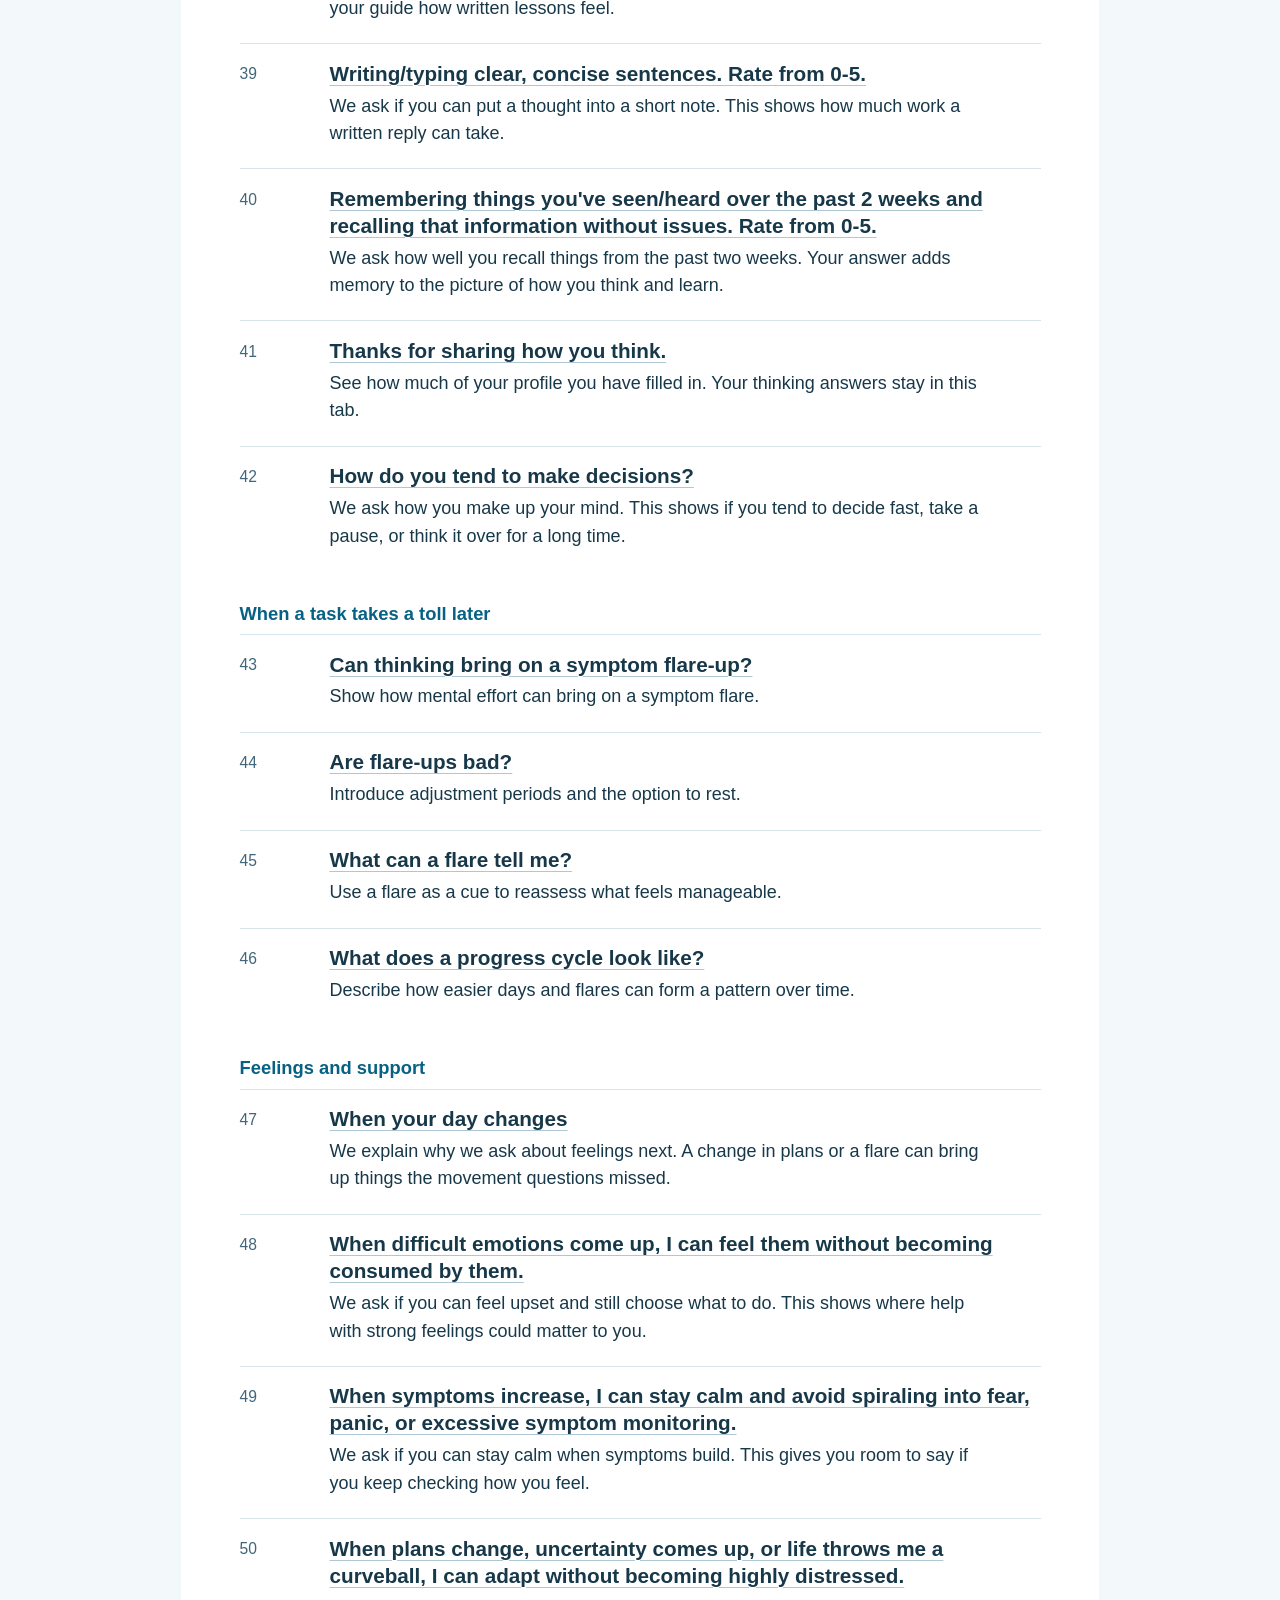
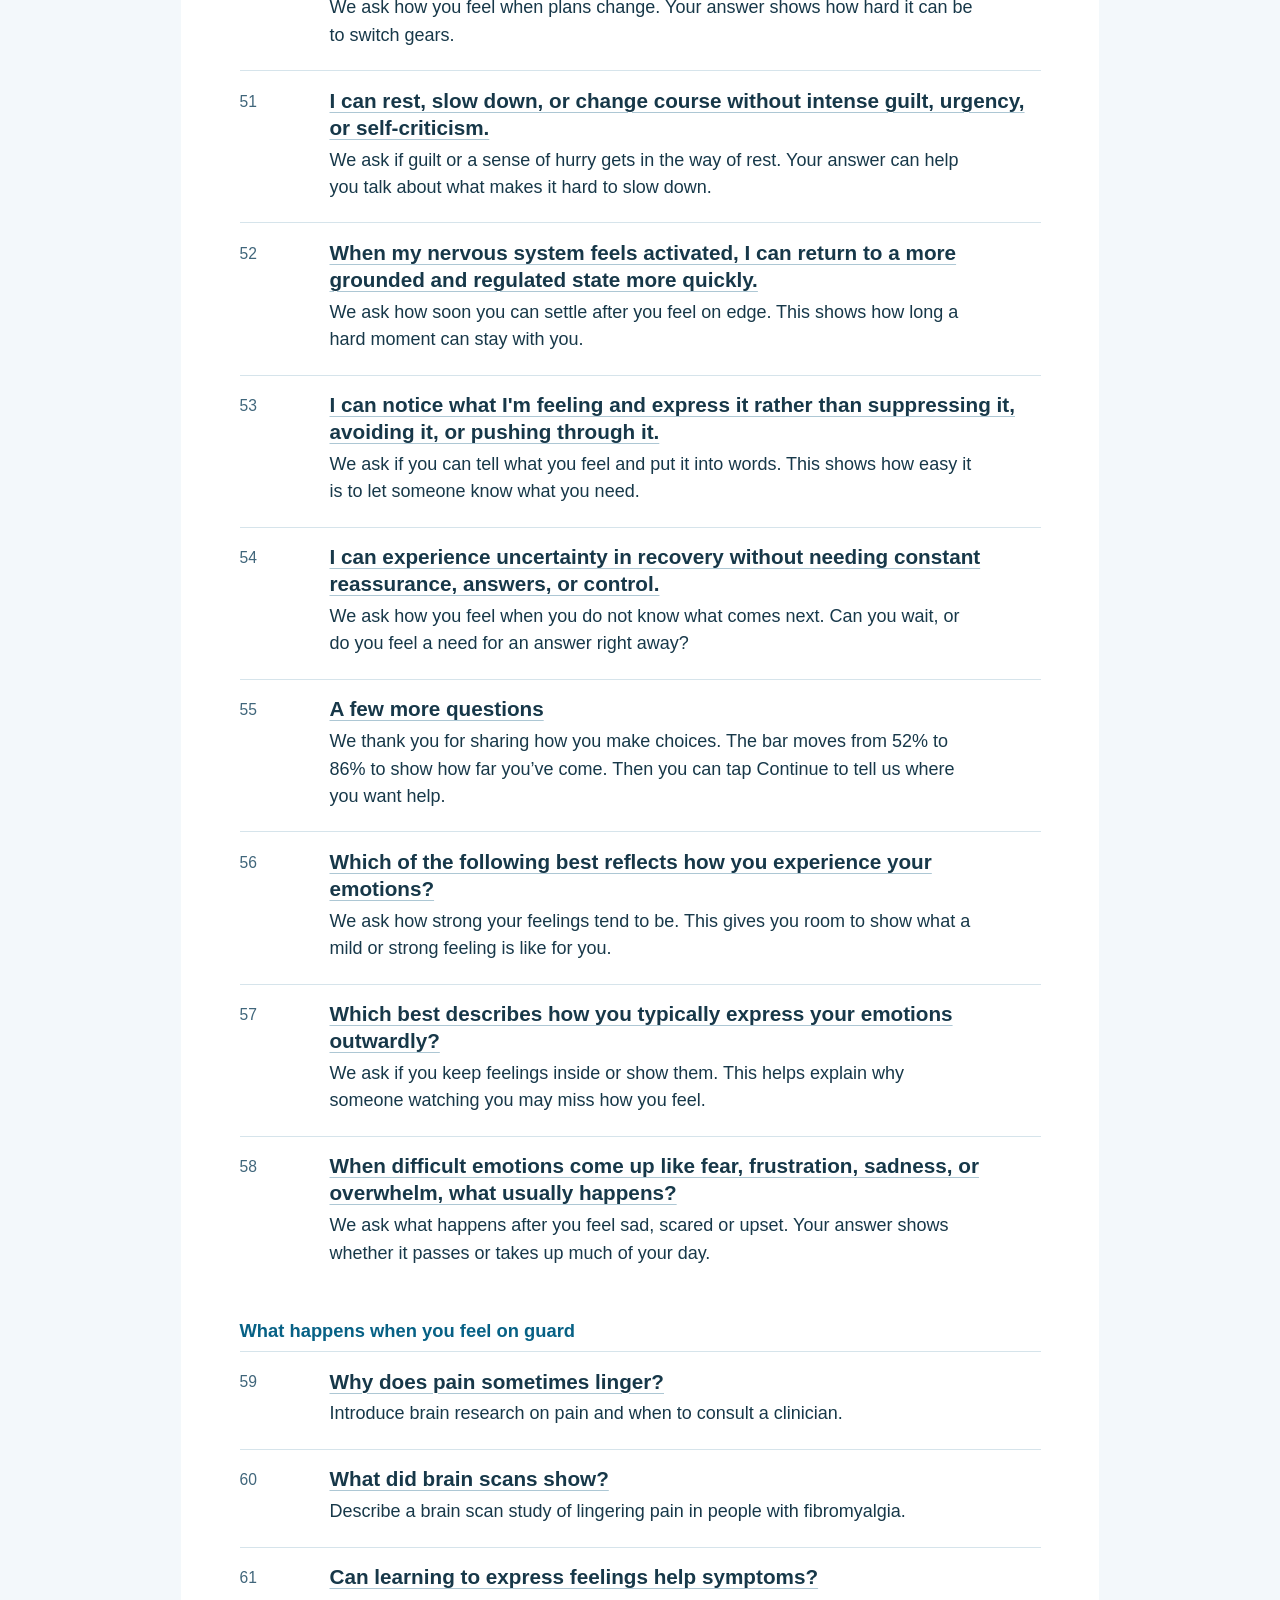
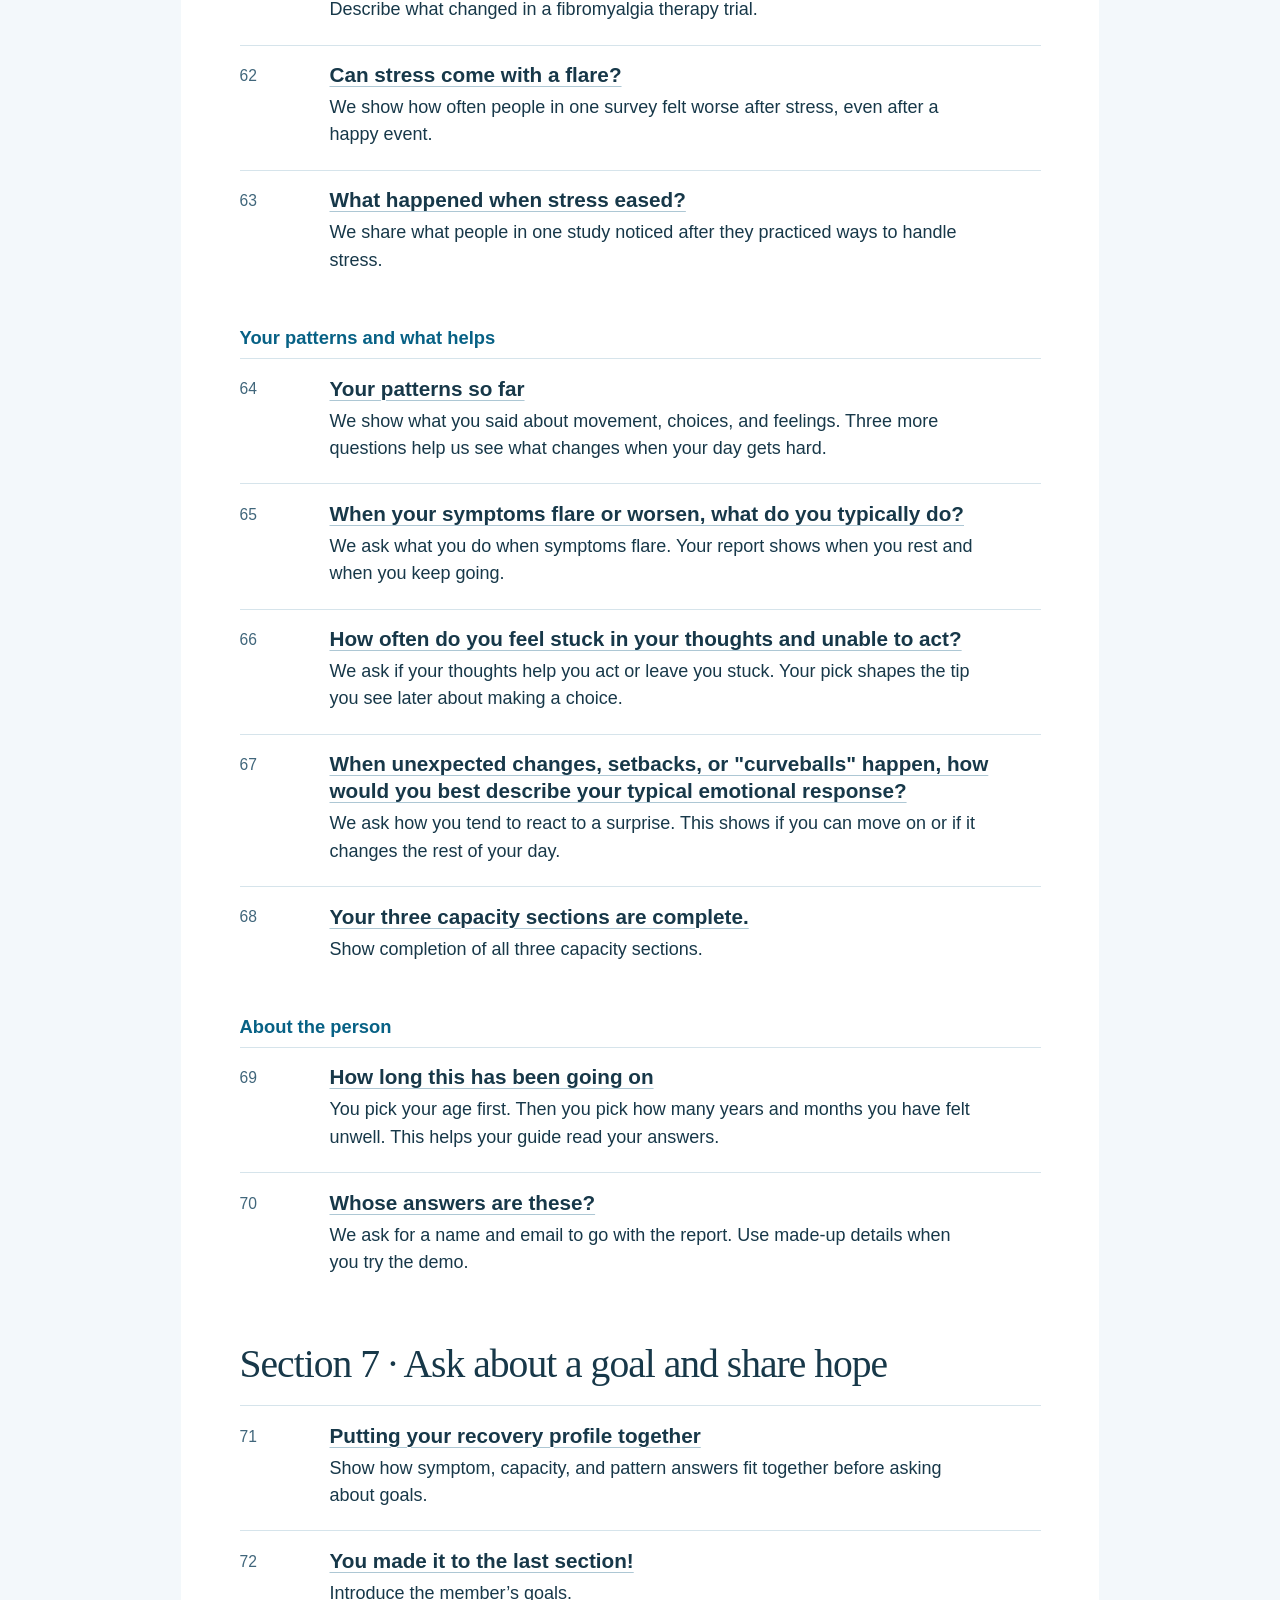
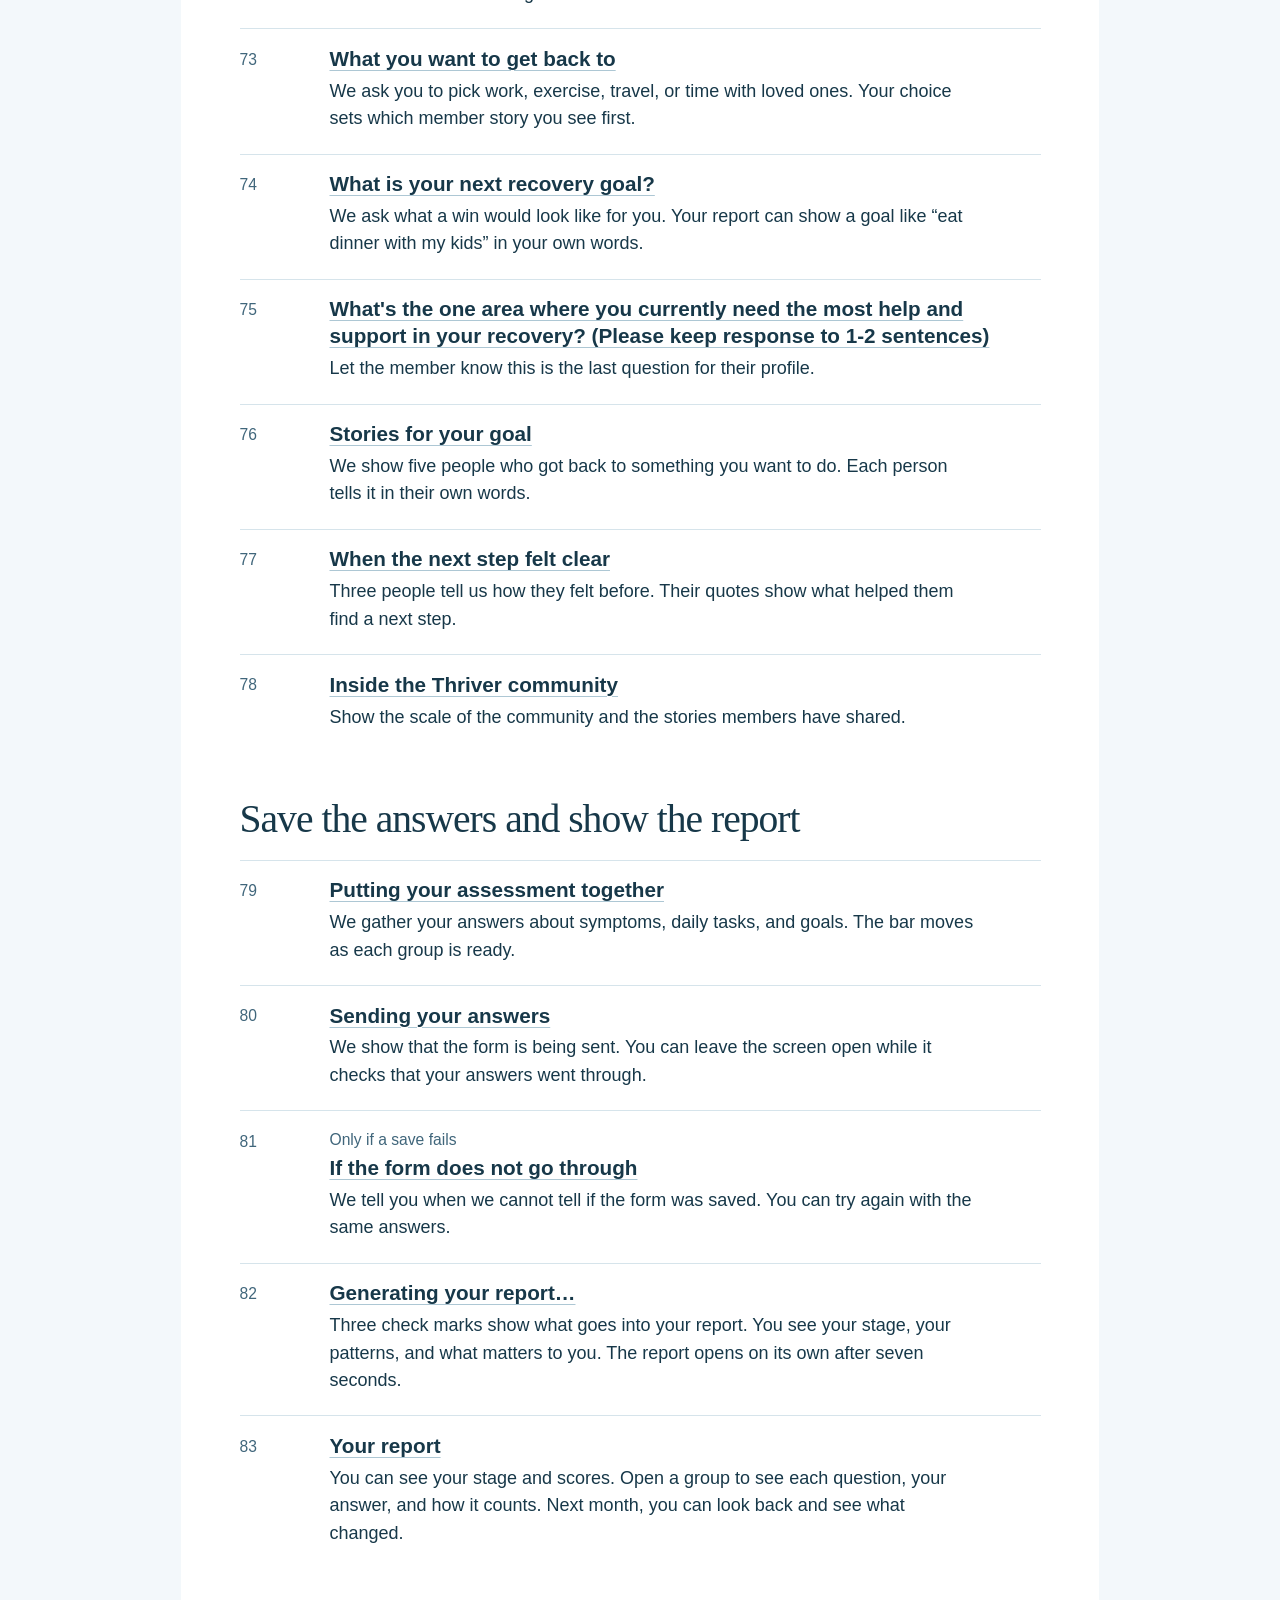
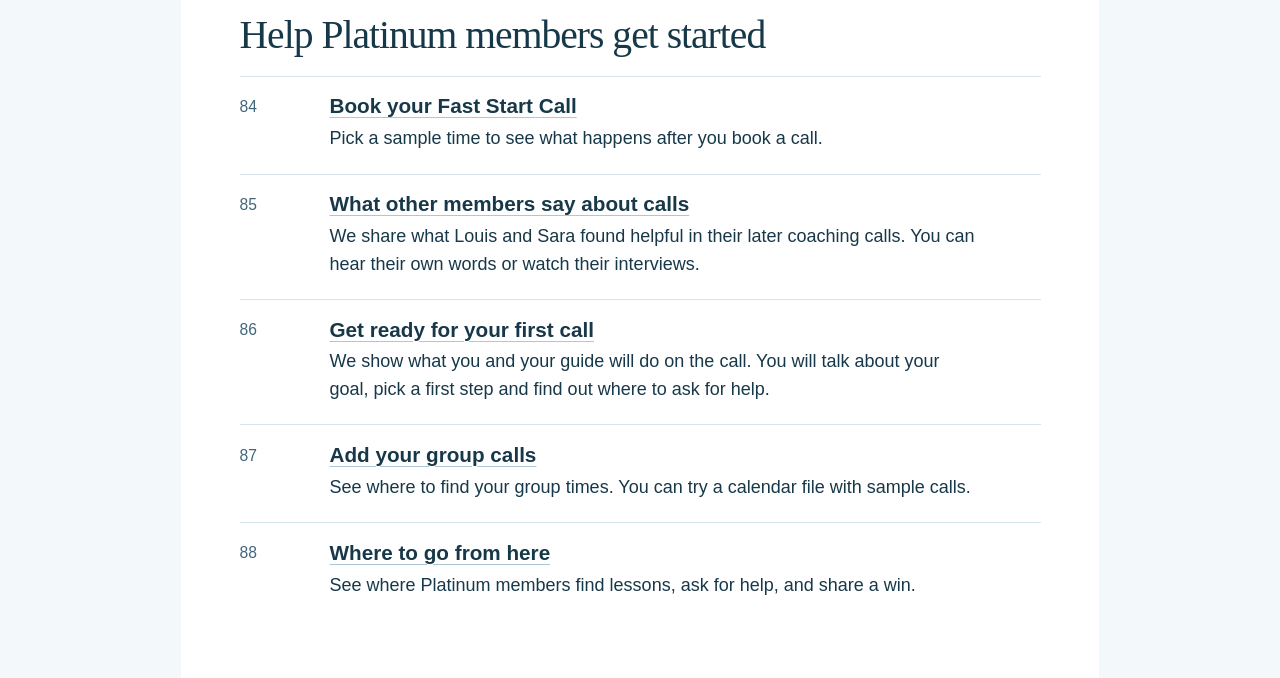
<file: onboarding/slide-guide.html>
<!doctype html>
<html lang="en"><head><meta charset="utf-8"><title>Why each slide is here | Thriver Companion</title>
<meta name="viewport" content="width=device-width, initial-scale=1"><meta name="color-scheme" content="light">
<style>
:root{color:#173849;background:#f3f8fb;font:112.5%/1.52 "DM Sans",-apple-system,BlinkMacSystemFont,"Segoe UI",sans-serif}
*{box-sizing:border-box}body{margin:0}main{max-width:51rem;margin:0 auto;padding:clamp(1rem,6vw,3.25rem);background:white}
h1,h2{font-family:Georgia,serif;line-height:1.13;font-weight:500;text-wrap:balance}
h1{font-size:clamp(2.3rem,6vw,3.45rem);letter-spacing:-.045em;margin:.25rem 0 .6rem}
h2{font-size:clamp(1.65rem,4.5vw,2.2rem);margin:2.5rem 0 1rem;letter-spacing:-.025em;scroll-margin-top:1rem}
h3{font-size:1.02rem;color:#076185;margin:1.6rem 0 .35rem}
p{margin:.25rem 0;max-width:65ch}.intro{font-size:1.12rem;max-width:48ch}
a,summary{color:#075c81;text-underline-offset:.18em}a:hover{text-decoration-thickness:.14em}
summary{min-height:44px;cursor:pointer;font-weight:650;padding:.5rem 0}
a:focus-visible,summary:focus-visible{outline:3px solid #007aa1;outline-offset:4px}
nav{margin:1.2rem 0;border-block:1px solid #c8dce6;padding:.2rem 0}nav ol{padding:0;list-style:none;margin:0 0 .8rem}
nav a{display:inline-block;padding:.3rem 0}
.readers-note{font-size:1rem;margin-bottom:1.2rem;color:#426374}
.slide{border-top:1px solid #d6e4eb;padding:.92rem 0;display:grid;grid-template-columns:4.4rem 1fr;gap:.6rem;break-inside:avoid}
.slide:target{background:#e9f6fc}
.position{color:#40667b;font-size:.87rem;font-variant-numeric:tabular-nums;margin-top:.1rem}
.slide-title{font-size:1.15rem;line-height:1.3;margin:0 0 .28rem;color:#173849}.slide-title a{color:inherit;text-decoration-color:#adc7d4;text-decoration-thickness:1px}
.note{display:block;color:#40667b;font-size:.87rem;margin-bottom:.2rem}
@media(max-width:540px){.slide{grid-template-columns:2.6rem 1fr}.position{font-size:.8rem}h1{font-size:2.4rem}}
@media print{:root{font-size:11pt;background:white}main{max-width:none;padding:0}nav,.readers-note{display:none}a{color:inherit;text-decoration:none}h2,h3,h4{break-after:avoid}.slide{grid-template-columns:5rem 1fr;gap:.7rem;padding:.52rem 0}h2{margin-top:1.5rem}}
</style></head><body><main>
<h1>Why each slide is here</h1><p class="intro">First we ask what’s hard today. Near the end, we ask what you want to get back to. Your answers help us pick a lesson or story that fits.</p>
<p><a href="review.html">Open the screen reviewer</a></p>
<nav aria-label="Guide sections"><details><summary>Jump to a part of the guide</summary><ol><li><a href="#group-1">Section 1 · Welcome the member and ask about their day</a></li>
<li><a href="#group-2">Section 2 · Explain the rules and ask first</a></li>
<li><a href="#group-3">Section 3 · Show what a hard day can feel like</a></li>
<li><a href="#group-4">Section 4 · Ask about symptoms and daily life</a></li>
<li><a href="#group-5">Section 5 · Explain how the body works</a></li>
<li><a href="#group-6">Section 6 · Ask what the person can do</a></li>
<li><a href="#group-7">Section 7 · Ask about a goal and share hope</a></li>
<li><a href="#group-8">Save the answers and show the report</a></li>
<li><a href="#group-9">Help Platinum members get started</a></li></ol></details></nav>
<p class="readers-note">Tap a slide title to see it in the demo. The first seven steps are for all members. The Fast Start Call and the screens after it are for Platinum.</p>
<section class="group" aria-labelledby="group-1"><h2 id="group-1">Section 1 · Welcome the member and ask about their day</h2>
<div class="slide" id="opening-logo"><span class="position">01</span><div><h3 class="slide-title"><a href="review.html?program=recovery-academy-platinum#opening-logo" aria-label="Preview Thriver Companion" target="_blank" rel="noopener">Thriver Companion</a></h3><p>The member sees the name of the app before we ask them to read or answer anything.</p></div></div>
<div class="slide" id="opening-neuro"><span class="position">02</span><div><h3 class="slide-title"><a href="review.html?program=recovery-academy-platinum#opening-neuro" aria-label="Preview Hi, I’m Neuro." target="_blank" rel="noopener">Hi, I’m Neuro.</a></h3><p>You meet Neuro, the guide who will be with you as you go through the app.</p></div></div>
<div class="slide" id="opening-study"><span class="position">03</span><div><h3 class="slide-title"><a href="review.html?program=recovery-academy-platinum#opening-study" aria-label="Preview Did you know?" target="_blank" rel="noopener">Did you know?</a></h3><p>We show how many people may have ME/CFS. Members share how they made sense of their symptoms and found a next step.</p></div></div>
<div class="slide" id="opening-community"><span class="position">04</span><div><h3 class="slide-title"><a href="review.html?program=recovery-academy-platinum#opening-community" aria-label="Preview Meet the Thriver community." target="_blank" rel="noopener">Meet the Thriver community.</a></h3><p>We welcome people with Long COVID, ME/CFS, and fibromyalgia. We share how many members have told their stories.</p></div></div>
<div class="slide" id="arrival"><span class="position">05</span><div><h3 class="slide-title"><a href="review.html?program=recovery-academy-platinum#arrival" aria-label="Preview You’re in the right place." target="_blank" rel="noopener">You’re in the right place.</a></h3><p>You can start with what feels hard today. We let you know you can take it one question at a time.</p></div></div>
<div class="slide" id="focusChoice"><span class="position">06</span><div><h3 class="slide-title"><a href="review.html?program=recovery-academy-platinum#focusChoice" aria-label="Preview What feels hard today?" target="_blank" rel="noopener">What feels hard today?</a></h3><p>We start with the hardest part of your day. Your pick sets the first example you see.</p></div></div>
</section>
<section class="group" aria-labelledby="group-2"><h2 id="group-2">Section 2 · Explain the rules and ask first</h2>
<div class="slide" id="scope"><span class="position">07</span><div><h3 class="slide-title"><a href="review.html?program=recovery-academy-platinum#scope" aria-label="Preview Before you share more" target="_blank" rel="noopener">Before you share more</a></h3><p>We explain what the report can do. You can read each policy and check its box just above the button to go on.</p></div></div>
<div class="slide" id="terms"><span class="position"></span><div><span class="note">Read if you wish</span><h3 class="slide-title"><a href="thriver-companion/terms/2026-11-18/index.html" aria-label="Read Read the terms" target="_blank" rel="noopener">Read the terms</a></h3><p>We explain the rules for using the app. You can see what your guide can help with and when to ask a doctor.</p></div></div>
<div class="slide" id="privacy"><span class="position"></span><div><span class="note">Read if you wish</span><h3 class="slide-title"><a href="thriver-companion/privacy/2026-11-18/index.html" aria-label="Read Read about your privacy" target="_blank" rel="noopener">Read about your privacy</a></h3><p>We show what we keep, who can see it, and why. You can see how to ask for a copy or a change.</p></div></div>
</section>
<section class="group" aria-labelledby="group-3"><h2 id="group-3">Section 3 · Show what a hard day can feel like</h2>
<div class="slide" id="difficulty"><span class="position">08</span><div><h3 class="slide-title"><a href="review.html?program=recovery-academy-platinum#difficulty" aria-label="Preview When a symptom flare up changes your plans." target="_blank" rel="noopener">When a symptom flare up changes your plans.</a></h3><p>We show how a symptom flare up can change plans at the last minute. The example fits the hard part you picked.</p></div></div>
<div class="slide" id="catch-up"><span class="position">09</span><div><h3 class="slide-title"><a href="review.html?program=recovery-academy-platinum#catch-up" aria-label="Preview Do you miss the old version of you?" target="_blank" rel="noopener">Do you miss the old version of you?</a></h3><p>We name the parts of life people can miss when they feel ill.</p></div></div>
<div class="slide" id="fatigue-pem"><span class="position">10</span><div><h3 class="slide-title"><a href="review.html?program=recovery-academy-platinum#fatigue-pem" aria-label="Preview Wiped out after small activities?" target="_blank" rel="noopener">Wiped out after small activities?</a></h3><p>We name the symptom flare up that can follow small activities. We share what people in a large study felt.</p></div></div>
</section>
<section class="group" aria-labelledby="group-4"><h2 id="group-4">Section 4 · Ask about symptoms and daily life</h2>
<div class="slide" id="symptoms-intro"><span class="position">11</span><div><h3 class="slide-title"><a href="review.html?program=recovery-academy-platinum#symptoms-intro" aria-label="Preview This assessment helps us find your starting point." target="_blank" rel="noopener">This assessment helps us find your starting point.</a></h3><p>Explain how answers shape a recovery profile.</p></div></div>
<div class="slide" id="physicalSymptoms"><span class="position">12</span><div><h3 class="slide-title"><a href="review.html?program=recovery-academy-platinum#physicalSymptoms" aria-label="Preview Physical symptoms" target="_blank" rel="noopener">Physical symptoms</a></h3><p>We ask what you feel in your body, like pain or a racing heart. Your picks go in the body section of your report.</p></div></div>
<div class="slide" id="cognitiveSymptoms"><span class="position">13</span><div><h3 class="slide-title"><a href="review.html?program=recovery-academy-platinum#cognitiveSymptoms" aria-label="Preview Cognitive symptoms" target="_blank" rel="noopener">Cognitive symptoms</a></h3><p>We ask which parts of thinking feel hard, like finding a word. Your report keeps these picks together so you can point to what gets in the way.</p></div></div>
<div class="slide" id="emotionalSymptoms"><span class="position">14</span><div><h3 class="slide-title"><a href="review.html?program=recovery-academy-platinum#emotionalSymptoms" aria-label="Preview Emotional symptoms" target="_blank" rel="noopener">Emotional symptoms</a></h3><p>We give you room to name feelings, like fear or feeling numb. They go in your report so you can talk about them if you wish.</p></div></div>
<div class="slide" id="activityLevel"><span class="position">15</span><div><h3 class="slide-title"><a href="review.html?program=recovery-academy-platinum#activityLevel" aria-label="Preview Please select which situation fits best." target="_blank" rel="noopener">Please select which situation fits best.</a></h3><p>We use the six stages from the assessment. You pick the one that fits your day. It shows up in your report.</p></div></div>
</section>
<section class="group" aria-labelledby="group-5"><h2 id="group-5">Section 5 · Explain how the body works</h2>
<div class="slide" id="brain-fog"><span class="position">16</span><div><h3 class="slide-title"><a href="review.html?program=recovery-academy-platinum#brain-fog" aria-label="Preview When words slip away" target="_blank" rel="noopener">When words slip away</a></h3><p>We share what 17,074 people told a UK study. Confusion or brain fog was one of the most common symptoms. This helps you see that others know that feeling.</p></div></div>
<div class="slide" id="nervous-system"><span class="position">17</span><div><h3 class="slide-title"><a href="review.html?program=recovery-academy-platinum#nervous-system" aria-label="Preview Where can symptoms come from?" target="_blank" rel="noopener">Where can symptoms come from?</a></h3><p>Explain how the nervous system may contribute to symptoms.</p></div></div>
<div class="slide" id="daily-effort"><span class="position">18</span><div><h3 class="slide-title"><a href="review.html?program=recovery-academy-platinum#daily-effort" aria-label="Preview How did this all start?" target="_blank" rel="noopener">How did this all start?</a></h3><p>Connect changes in daily life to the term stress threshold.</p></div></div>
</section>
<section class="group" aria-labelledby="group-6"><h2 id="group-6">Section 6 · Ask what the person can do</h2>
<div class="slide" id="capacity-intro"><span class="position">19</span><div><h4 class="slide-title"><a href="review.html?program=recovery-academy-platinum#capacity-intro" aria-label="Preview Let’s look at your physical energy and patterns." target="_blank" rel="noopener">Let’s look at your physical energy and patterns.</a></h4><p>We explain why we ask about daily tasks. Your answers show where you spend energy and where you could use help.</p></div></div>
<h3>Movement and what you do each day</h3>
<div class="slide" id="physicalCapacity1"><span class="position">20</span><div><h4 class="slide-title"><a href="review.html?program=recovery-academy-platinum#physicalCapacity1" aria-label="Preview Moving around the house freely for more than 1 hour at a time. Rate from 0-5." target="_blank" rel="noopener">Moving around the house freely for more than 1 hour at a time. Rate from 0-5.</a></h4><p>We ask about moving from room to room for over an hour. This shows what an ordinary stretch of time at home feels like for you.</p></div></div>
<div class="slide" id="physicalCapacity2"><span class="position">21</span><div><h4 class="slide-title"><a href="review.html?program=recovery-academy-platinum#physicalCapacity2" aria-label="Preview Standing for more than 30 minutes at a time. Rate from 0-5." target="_blank" rel="noopener">Standing for more than 30 minutes at a time. Rate from 0-5.</a></h4><p>We ask about standing for over half an hour. Your score can show why a long wait in line feels hard.</p></div></div>
<div class="slide" id="physicalCapacity3"><span class="position">22</span><div><h4 class="slide-title"><a href="review.html?program=recovery-academy-platinum#physicalCapacity3" aria-label="Preview Doing simple chores around the house for more than 30 minutes at a time (dishes, laundry, cleaning, cooking). Rate from 0-5." target="_blank" rel="noopener">Doing simple chores around the house for more than 30 minutes at a time (dishes, laundry, cleaning, cooking). Rate from 0-5.</a></h4><p>We ask how it feels to do chores for over half an hour. Your answer shows how jobs at home fit into your day.</p></div></div>
<div class="slide" id="physicalCapacity4"><span class="position">23</span><div><h4 class="slide-title"><a href="review.html?program=recovery-academy-platinum#physicalCapacity4" aria-label="Preview Walking outside the home for more than 30 minutes at a time. Rate from 0-5." target="_blank" rel="noopener">Walking outside the home for more than 30 minutes at a time. Rate from 0-5.</a></h4><p>We ask about a walk that lasts over half an hour. Your rating adds a picture of what you can do away from home.</p></div></div>
<div class="slide" id="physicalCapacity5"><span class="position">24</span><div><h4 class="slide-title"><a href="review.html?program=recovery-academy-platinum#physicalCapacity5" aria-label="Preview How many standing showers are you able to take per week? (if more than 5, please select 5). Rate from 0-5." target="_blank" rel="noopener">How many standing showers are you able to take per week? (if more than 5, please select 5). Rate from 0-5.</a></h4><p>We ask how many standing showers you can take in a week. This shows how a daily task like washing fits your week.</p></div></div>
<div class="slide" id="physicalCapacity6"><span class="position">25</span><div><h4 class="slide-title"><a href="review.html?program=recovery-academy-platinum#physicalCapacity6" aria-label="Preview Ability to drive for more than 30 minutes at a time. Rate from 0-5. If you don&#x27;t drive, give your best estimate." target="_blank" rel="noopener">Ability to drive for more than 30 minutes at a time. Rate from 0-5. If you don&#x27;t drive, give your best estimate.</a></h4><p>We ask about driving for over half an hour. This shows how a trip might fit into your day.</p></div></div>
<div class="slide" id="physicalCapacity7"><span class="position">26</span><div><h4 class="slide-title"><a href="review.html?program=recovery-academy-platinum#physicalCapacity7" aria-label="Preview Ability to tolerate most food. Rate from 0-5." target="_blank" rel="noopener">Ability to tolerate most food. Rate from 0-5.</a></h4><p>We ask if you can eat most foods with ease. This adds meals to the picture of what your body can manage.</p></div></div>
<div class="slide" id="physical-progress"><span class="position">27</span><div><h4 class="slide-title"><a href="review.html?program=recovery-academy-platinum#physical-progress" aria-label="Preview Thanks for sharing how you move." target="_blank" rel="noopener">Thanks for sharing how you move.</a></h4><p>See how much of your profile you have filled in. Your movement answers stay in this tab.</p></div></div>
<div class="slide" id="physicalPattern1"><span class="position">28</span><div><h4 class="slide-title"><a href="review.html?program=recovery-academy-platinum#physicalPattern1" aria-label="Preview On days when you feel better, what is your activity level?" target="_blank" rel="noopener">On days when you feel better, what is your activity level?</a></h4><p>We ask if you hold back, do what fits, or try to catch up. Later we use your pick to show a tip that fits you.</p></div></div>
<div class="slide" id="physicalPattern2"><span class="position">29</span><div><h4 class="slide-title"><a href="review.html?program=recovery-academy-platinum#physicalPattern2" aria-label="Preview On days when you feel worse, what is your activity level?" target="_blank" rel="noopener">On days when you feel worse, what is your activity level?</a></h4><p>We ask how much you do when you feel worse. You can compare this with what you do on a better day.</p></div></div>
<div class="slide" id="physicalPattern3"><span class="position">30</span><div><h4 class="slide-title"><a href="review.html?program=recovery-academy-platinum#physicalPattern3" aria-label="Preview When do you tend to pull back due to symptoms?" target="_blank" rel="noopener">When do you tend to pull back due to symptoms?</a></h4><p>We ask when you choose to pull back. This helps you spot the first sign you usually act on.</p></div></div>
<h3>How tasks can add up</h3>
<div class="slide" id="stress-threshold"><span class="position">31</span><div><h4 class="slide-title"><a href="review.html?program=recovery-academy-platinum#stress-threshold" aria-label="Preview Why do I flare up after activity?" target="_blank" rel="noopener">Why do I flare up after activity?</a></h4><p>Explain a flare after activity and introduce PEM.</p></div></div>
<div class="slide" id="stress-load"><span class="position">32</span><div><h4 class="slide-title"><a href="review.html?program=recovery-academy-platinum#stress-load" aria-label="Preview Can PEM show up the next day?" target="_blank" rel="noopener">Can PEM show up the next day?</a></h4><p>We show that a flare can start a day or two after a task.</p></div></div>
<h3>Memory and choices</h3>
<div class="slide" id="mental-energy"><span class="position">33</span><div><h4 class="slide-title"><a href="review.html?program=recovery-academy-platinum#mental-energy" aria-label="Preview Next, let’s look at your cognitive energy and patterns." target="_blank" rel="noopener">Next, let’s look at your cognitive energy and patterns.</a></h4><p>We switch from the energy you use to move to the energy you use to think. We explain how your answers about reading, calls, and screens help shape your plan.</p></div></div>
<div class="slide" id="cognitiveCapacity1"><span class="position">34</span><div><h4 class="slide-title"><a href="review.html?program=recovery-academy-platinum#cognitiveCapacity1" aria-label="Preview Looking at screens for more than 60 minutes at a time (phone, tv, computer). Rate from 0-5." target="_blank" rel="noopener">Looking at screens for more than 60 minutes at a time (phone, tv, computer). Rate from 0-5.</a></h4><p>We ask how hard it is to use a screen for over an hour. Your score can help you explain when you need a break from a lesson.</p></div></div>
<div class="slide" id="cognitiveCapacity2"><span class="position">35</span><div><h4 class="slide-title"><a href="review.html?program=recovery-academy-platinum#cognitiveCapacity2" aria-label="Preview Holding conversations in person for more than 60 minutes at a time. Rate from 0-5." target="_blank" rel="noopener">Holding conversations in person for more than 60 minutes at a time. Rate from 0-5.</a></h4><p>We ask how it feels to talk with someone for over an hour. This shows what a long visit can ask of you.</p></div></div>
<div class="slide" id="cognitiveCapacity3"><span class="position">36</span><div><h4 class="slide-title"><a href="review.html?program=recovery-academy-platinum#cognitiveCapacity3" aria-label="Preview Holding conversations over the phone for more than 60 minutes at a time. Rate from 0-5." target="_blank" rel="noopener">Holding conversations over the phone for more than 60 minutes at a time. Rate from 0-5.</a></h4><p>We ask about a phone call that lasts over an hour. Your report lets you compare that with talking face to face.</p></div></div>
<div class="slide" id="cognitiveCapacity4"><span class="position">37</span><div><h4 class="slide-title"><a href="review.html?program=recovery-academy-platinum#cognitiveCapacity4" aria-label="Preview Thinking about your mental to-do list (appointments, things to do). Rate from 0-5." target="_blank" rel="noopener">Thinking about your mental to-do list (appointments, things to do). Rate from 0-5.</a></h4><p>We ask if you can keep track of things you need to do. This helps show how much effort a short to-do list can take.</p></div></div>
<div class="slide" id="cognitiveCapacity5"><span class="position">38</span><div><h4 class="slide-title"><a href="review.html?program=recovery-academy-platinum#cognitiveCapacity5" aria-label="Preview Reading for more than 30 minutes at a time. Rate from 0-5." target="_blank" rel="noopener">Reading for more than 30 minutes at a time. Rate from 0-5.</a></h4><p>We ask about reading for over half an hour. Your rating gives you a way to tell your guide how written lessons feel.</p></div></div>
<div class="slide" id="cognitiveCapacity6"><span class="position">39</span><div><h4 class="slide-title"><a href="review.html?program=recovery-academy-platinum#cognitiveCapacity6" aria-label="Preview Writing/typing clear, concise sentences. Rate from 0-5." target="_blank" rel="noopener">Writing/typing clear, concise sentences. Rate from 0-5.</a></h4><p>We ask if you can put a thought into a short note. This shows how much work a written reply can take.</p></div></div>
<div class="slide" id="cognitiveCapacity7"><span class="position">40</span><div><h4 class="slide-title"><a href="review.html?program=recovery-academy-platinum#cognitiveCapacity7" aria-label="Preview Remembering things you&#x27;ve seen/heard over the past 2 weeks and recalling that information without issues. Rate from 0-5." target="_blank" rel="noopener">Remembering things you&#x27;ve seen/heard over the past 2 weeks and recalling that information without issues. Rate from 0-5.</a></h4><p>We ask how well you recall things from the past two weeks. Your answer adds memory to the picture of how you think and learn.</p></div></div>
<div class="slide" id="cognitive-progress"><span class="position">41</span><div><h4 class="slide-title"><a href="review.html?program=recovery-academy-platinum#cognitive-progress" aria-label="Preview Thanks for sharing how you think." target="_blank" rel="noopener">Thanks for sharing how you think.</a></h4><p>See how much of your profile you have filled in. Your thinking answers stay in this tab.</p></div></div>
<div class="slide" id="cognitivePattern1"><span class="position">42</span><div><h4 class="slide-title"><a href="review.html?program=recovery-academy-platinum#cognitivePattern1" aria-label="Preview How do you tend to make decisions?" target="_blank" rel="noopener">How do you tend to make decisions?</a></h4><p>We ask how you make up your mind. This shows if you tend to decide fast, take a pause, or think it over for a long time.</p></div></div>
<h3>When a task takes a toll later</h3>
<div class="slide" id="delayed-symptoms"><span class="position">43</span><div><h4 class="slide-title"><a href="review.html?program=recovery-academy-platinum#delayed-symptoms" aria-label="Preview Can thinking bring on a symptom flare-up?" target="_blank" rel="noopener">Can thinking bring on a symptom flare-up?</a></h4><p>Show how mental effort can bring on a symptom flare.</p></div></div>
<div class="slide" id="adjustment-period"><span class="position">44</span><div><h4 class="slide-title"><a href="review.html?program=recovery-academy-platinum#adjustment-period" aria-label="Preview Are flare-ups bad?" target="_blank" rel="noopener">Are flare-ups bad?</a></h4><p>Introduce adjustment periods and the option to rest.</p></div></div>
<div class="slide" id="adjustment-respond"><span class="position">45</span><div><h4 class="slide-title"><a href="review.html?program=recovery-academy-platinum#adjustment-respond" aria-label="Preview What can a flare tell me?" target="_blank" rel="noopener">What can a flare tell me?</a></h4><p>Use a flare as a cue to reassess what feels manageable.</p></div></div>
<div class="slide" id="adjustment-research"><span class="position">46</span><div><h4 class="slide-title"><a href="review.html?program=recovery-academy-platinum#adjustment-research" aria-label="Preview What does a progress cycle look like?" target="_blank" rel="noopener">What does a progress cycle look like?</a></h4><p>Describe how easier days and flares can form a pattern over time.</p></div></div>
<h3>Feelings and support</h3>
<div class="slide" id="emotional-context"><span class="position">47</span><div><h4 class="slide-title"><a href="review.html?program=recovery-academy-platinum#emotional-context" aria-label="Preview When your day changes" target="_blank" rel="noopener">When your day changes</a></h4><p>We explain why we ask about feelings next. A change in plans or a flare can bring up things the movement questions missed.</p></div></div>
<div class="slide" id="emotionalCapacity1"><span class="position">48</span><div><h4 class="slide-title"><a href="review.html?program=recovery-academy-platinum#emotionalCapacity1" aria-label="Preview When difficult emotions come up, I can feel them without becoming consumed by them." target="_blank" rel="noopener">When difficult emotions come up, I can feel them without becoming consumed by them.</a></h4><p>We ask if you can feel upset and still choose what to do. This shows where help with strong feelings could matter to you.</p></div></div>
<div class="slide" id="emotionalCapacity2"><span class="position">49</span><div><h4 class="slide-title"><a href="review.html?program=recovery-academy-platinum#emotionalCapacity2" aria-label="Preview When symptoms increase, I can stay calm and avoid spiraling into fear, panic, or excessive symptom monitoring." target="_blank" rel="noopener">When symptoms increase, I can stay calm and avoid spiraling into fear, panic, or excessive symptom monitoring.</a></h4><p>We ask if you can stay calm when symptoms build. This gives you room to say if you keep checking how you feel.</p></div></div>
<div class="slide" id="emotionalCapacity3"><span class="position">50</span><div><h4 class="slide-title"><a href="review.html?program=recovery-academy-platinum#emotionalCapacity3" aria-label="Preview When plans change, uncertainty comes up, or life throws me a curveball, I can adapt without becoming highly distressed." target="_blank" rel="noopener">When plans change, uncertainty comes up, or life throws me a curveball, I can adapt without becoming highly distressed.</a></h4><p>We ask how you feel when plans change. Your answer shows how hard it can be to switch gears.</p></div></div>
<div class="slide" id="emotionalCapacity4"><span class="position">51</span><div><h4 class="slide-title"><a href="review.html?program=recovery-academy-platinum#emotionalCapacity4" aria-label="Preview I can rest, slow down, or change course without intense guilt, urgency, or self-criticism." target="_blank" rel="noopener">I can rest, slow down, or change course without intense guilt, urgency, or self-criticism.</a></h4><p>We ask if guilt or a sense of hurry gets in the way of rest. Your answer can help you talk about what makes it hard to slow down.</p></div></div>
<div class="slide" id="emotionalCapacity5"><span class="position">52</span><div><h4 class="slide-title"><a href="review.html?program=recovery-academy-platinum#emotionalCapacity5" aria-label="Preview When my nervous system feels activated, I can return to a more grounded and regulated state more quickly." target="_blank" rel="noopener">When my nervous system feels activated, I can return to a more grounded and regulated state more quickly.</a></h4><p>We ask how soon you can settle after you feel on edge. This shows how long a hard moment can stay with you.</p></div></div>
<div class="slide" id="emotionalCapacity6"><span class="position">53</span><div><h4 class="slide-title"><a href="review.html?program=recovery-academy-platinum#emotionalCapacity6" aria-label="Preview I can notice what I&#x27;m feeling and express it rather than suppressing it, avoiding it, or pushing through it." target="_blank" rel="noopener">I can notice what I&#x27;m feeling and express it rather than suppressing it, avoiding it, or pushing through it.</a></h4><p>We ask if you can tell what you feel and put it into words. This shows how easy it is to let someone know what you need.</p></div></div>
<div class="slide" id="emotionalCapacity7"><span class="position">54</span><div><h4 class="slide-title"><a href="review.html?program=recovery-academy-platinum#emotionalCapacity7" aria-label="Preview I can experience uncertainty in recovery without needing constant reassurance, answers, or control." target="_blank" rel="noopener">I can experience uncertainty in recovery without needing constant reassurance, answers, or control.</a></h4><p>We ask how you feel when you do not know what comes next. Can you wait, or do you feel a need for an answer right away?</p></div></div>
<div class="slide" id="feelings-context"><span class="position">55</span><div><h4 class="slide-title"><a href="review.html?program=recovery-academy-platinum#feelings-context" aria-label="Preview A few more questions" target="_blank" rel="noopener">A few more questions</a></h4><p>We thank you for sharing how you make choices. The bar moves from 52% to 86% to show how far you’ve come. Then you can tap Continue to tell us where you want help.</p></div></div>
<div class="slide" id="emotionalPattern1"><span class="position">56</span><div><h4 class="slide-title"><a href="review.html?program=recovery-academy-platinum#emotionalPattern1" aria-label="Preview Which of the following best reflects how you experience your emotions?" target="_blank" rel="noopener">Which of the following best reflects how you experience your emotions?</a></h4><p>We ask how strong your feelings tend to be. This gives you room to show what a mild or strong feeling is like for you.</p></div></div>
<div class="slide" id="emotionalPattern2"><span class="position">57</span><div><h4 class="slide-title"><a href="review.html?program=recovery-academy-platinum#emotionalPattern2" aria-label="Preview Which best describes how you typically express your emotions outwardly?" target="_blank" rel="noopener">Which best describes how you typically express your emotions outwardly?</a></h4><p>We ask if you keep feelings inside or show them. This helps explain why someone watching you may miss how you feel.</p></div></div>
<div class="slide" id="emotionalPattern3"><span class="position">58</span><div><h4 class="slide-title"><a href="review.html?program=recovery-academy-platinum#emotionalPattern3" aria-label="Preview When difficult emotions come up like fear, frustration, sadness, or overwhelm, what usually happens?" target="_blank" rel="noopener">When difficult emotions come up like fear, frustration, sadness, or overwhelm, what usually happens?</a></h4><p>We ask what happens after you feel sad, scared or upset. Your answer shows whether it passes or takes up much of your day.</p></div></div>
<h3>What happens when you feel on guard</h3>
<div class="slide" id="alarm-response"><span class="position">59</span><div><h4 class="slide-title"><a href="review.html?program=recovery-academy-platinum#alarm-response" aria-label="Preview Why does pain sometimes linger?" target="_blank" rel="noopener">Why does pain sometimes linger?</a></h4><p>Introduce brain research on pain and when to consult a clinician.</p></div></div>
<div class="slide" id="pain-study"><span class="position">60</span><div><h4 class="slide-title"><a href="review.html?program=recovery-academy-platinum#pain-study" aria-label="Preview What did brain scans show?" target="_blank" rel="noopener">What did brain scans show?</a></h4><p>Describe a brain scan study of lingering pain in people with fibromyalgia.</p></div></div>
<div class="slide" id="freeze-response"><span class="position">61</span><div><h4 class="slide-title"><a href="review.html?program=recovery-academy-platinum#freeze-response" aria-label="Preview Can learning to express feelings help symptoms?" target="_blank" rel="noopener">Can learning to express feelings help symptoms?</a></h4><p>Describe what changed in a fibromyalgia therapy trial.</p></div></div>
<div class="slide" id="stress-and-symptoms"><span class="position">62</span><div><h4 class="slide-title"><a href="review.html?program=recovery-academy-platinum#stress-and-symptoms" aria-label="Preview Can stress come with a flare?" target="_blank" rel="noopener">Can stress come with a flare?</a></h4><p>We show how often people in one survey felt worse after stress, even after a happy event.</p></div></div>
<div class="slide" id="stress-support-study"><span class="position">63</span><div><h4 class="slide-title"><a href="review.html?program=recovery-academy-platinum#stress-support-study" aria-label="Preview What happened when stress eased?" target="_blank" rel="noopener">What happened when stress eased?</a></h4><p>We share what people in one study noticed after they practiced ways to handle stress.</p></div></div>
<h3>Your patterns and what helps</h3>
<div class="slide" id="pattern-profile"><span class="position">64</span><div><h4 class="slide-title"><a href="review.html?program=recovery-academy-platinum#pattern-profile" aria-label="Preview Your patterns so far" target="_blank" rel="noopener">Your patterns so far</a></h4><p>We show what you said about movement, choices, and feelings. Three more questions help us see what changes when your day gets hard.</p></div></div>
<div class="slide" id="physicalPattern4"><span class="position">65</span><div><h4 class="slide-title"><a href="review.html?program=recovery-academy-platinum#physicalPattern4" aria-label="Preview When your symptoms flare or worsen, what do you typically do?" target="_blank" rel="noopener">When your symptoms flare or worsen, what do you typically do?</a></h4><p>We ask what you do when symptoms flare. Your report shows when you rest and when you keep going.</p></div></div>
<div class="slide" id="cognitivePattern2"><span class="position">66</span><div><h4 class="slide-title"><a href="review.html?program=recovery-academy-platinum#cognitivePattern2" aria-label="Preview How often do you feel stuck in your thoughts and unable to act?" target="_blank" rel="noopener">How often do you feel stuck in your thoughts and unable to act?</a></h4><p>We ask if your thoughts help you act or leave you stuck. Your pick shapes the tip you see later about making a choice.</p></div></div>
<div class="slide" id="emotionalPattern4"><span class="position">67</span><div><h4 class="slide-title"><a href="review.html?program=recovery-academy-platinum#emotionalPattern4" aria-label="Preview When unexpected changes, setbacks, or &quot;curveballs&quot; happen, how would you best describe your typical emotional response?" target="_blank" rel="noopener">When unexpected changes, setbacks, or &quot;curveballs&quot; happen, how would you best describe your typical emotional response?</a></h4><p>We ask how you tend to react to a surprise. This shows if you can move on or if it changes the rest of your day.</p></div></div>
<div class="slide" id="after-surprise"><span class="position">68</span><div><h4 class="slide-title"><a href="review.html?program=recovery-academy-platinum#after-surprise" aria-label="Preview Your three capacity sections are complete." target="_blank" rel="noopener">Your three capacity sections are complete.</a></h4><p>Show completion of all three capacity sections.</p></div></div>
<h3>About the person</h3>
<div class="slide" id="history"><span class="position">69</span><div><h4 class="slide-title"><a href="review.html?program=recovery-academy-platinum#history" aria-label="Preview How long this has been going on" target="_blank" rel="noopener">How long this has been going on</a></h4><p>You pick your age first. Then you pick how many years and months you have felt unwell. This helps your guide read your answers.</p></div></div>
<div class="slide" id="profile"><span class="position">70</span><div><h4 class="slide-title"><a href="review.html?program=recovery-academy-platinum#profile" aria-label="Preview Whose answers are these?" target="_blank" rel="noopener">Whose answers are these?</a></h4><p>We ask for a name and email to go with the report. Use made-up details when you try the demo.</p></div></div>
</section>
<section class="group" aria-labelledby="group-7"><h2 id="group-7">Section 7 · Ask about a goal and share hope</h2>
<div class="slide" id="plan-preview"><span class="position">71</span><div><h3 class="slide-title"><a href="review.html?program=recovery-academy-platinum#plan-preview" aria-label="Preview Putting your recovery profile together" target="_blank" rel="noopener">Putting your recovery profile together</a></h3><p>Show how symptom, capacity, and pattern answers fit together before asking about goals.</p></div></div>
<div class="slide" id="goal-intro"><span class="position">72</span><div><h3 class="slide-title"><a href="review.html?program=recovery-academy-platinum#goal-intro" aria-label="Preview You made it to the last section!" target="_blank" rel="noopener">You made it to the last section!</a></h3><p>Introduce the member’s goals.</p></div></div>
<div class="slide" id="goalChoice"><span class="position">73</span><div><h3 class="slide-title"><a href="review.html?program=recovery-academy-platinum#goalChoice" aria-label="Preview What you want to get back to" target="_blank" rel="noopener">What you want to get back to</a></h3><p>We ask you to pick work, exercise, travel, or time with loved ones. Your choice sets which member story you see first.</p></div></div>
<div class="slide" id="personalWin"><span class="position">74</span><div><h3 class="slide-title"><a href="review.html?program=recovery-academy-platinum#personalWin" aria-label="Preview What is your next recovery goal?" target="_blank" rel="noopener">What is your next recovery goal?</a></h3><p>We ask what a win would look like for you. Your report can show a goal like “eat dinner with my kids” in your own words.</p></div></div>
<div class="slide" id="helpInRecovery"><span class="position">75</span><div><h3 class="slide-title"><a href="review.html?program=recovery-academy-platinum#helpInRecovery" aria-label="Preview What&#x27;s the one area where you currently need the most help and support in your recovery? (Please keep response to 1-2 sentences)" target="_blank" rel="noopener">What&#x27;s the one area where you currently need the most help and support in your recovery? (Please keep response to 1-2 sentences)</a></h3><p>Let the member know this is the last question for their profile.</p></div></div>
<div class="slide" id="learn"><span class="position">76</span><div><h3 class="slide-title"><a href="review.html?program=recovery-academy-platinum#learn" aria-label="Preview Stories for your goal" target="_blank" rel="noopener">Stories for your goal</a></h3><p>We show five people who got back to something you want to do. Each person tells it in their own words.</p></div></div>
<div class="slide" id="proof"><span class="position">77</span><div><h3 class="slide-title"><a href="review.html?program=recovery-academy-platinum#proof" aria-label="Preview When the next step felt clear" target="_blank" rel="noopener">When the next step felt clear</a></h3><p>Three people tell us how they felt before. Their quotes show what helped them find a next step.</p></div></div>
<div class="slide" id="outcomes"><span class="position">78</span><div><h3 class="slide-title"><a href="review.html?program=recovery-academy-platinum#outcomes" aria-label="Preview Inside the Thriver community" target="_blank" rel="noopener">Inside the Thriver community</a></h3><p>Show the scale of the community and the stories members have shared.</p></div></div>
</section>
<section class="group" aria-labelledby="group-8"><h2 id="group-8">Save the answers and show the report</h2>
<div class="slide" id="assembling"><span class="position">79</span><div><h3 class="slide-title"><a href="review.html?program=recovery-academy-platinum#assembling" aria-label="Preview Putting your assessment together" target="_blank" rel="noopener">Putting your assessment together</a></h3><p>We gather your answers about symptoms, daily tasks, and goals. The bar moves as each group is ready.</p></div></div>
<div class="slide" id="sending"><span class="position">80</span><div><h3 class="slide-title"><a href="review.html?program=recovery-academy-platinum#sending" aria-label="Preview Sending your answers" target="_blank" rel="noopener">Sending your answers</a></h3><p>We show that the form is being sent. You can leave the screen open while it checks that your answers went through.</p></div></div>
<div class="slide" id="send-error"><span class="position">81</span><div><span class="note">Only if a save fails</span><h3 class="slide-title"><a href="review.html?program=recovery-academy-platinum#send-error" aria-label="Preview If the form does not go through" target="_blank" rel="noopener">If the form does not go through</a></h3><p>We tell you when we cannot tell if the form was saved. You can try again with the same answers.</p></div></div>
<div class="slide" id="report-loading"><span class="position">82</span><div><h3 class="slide-title"><a href="review.html?program=recovery-academy-platinum#report-loading" aria-label="Preview Generating your report…" target="_blank" rel="noopener">Generating your report…</a></h3><p>Three check marks show what goes into your report. You see your stage, your patterns, and what matters to you. The report opens on its own after seven seconds.</p></div></div>
<div class="slide" id="review"><span class="position">83</span><div><h3 class="slide-title"><a href="review.html?program=recovery-academy-platinum#review" aria-label="Preview Your report" target="_blank" rel="noopener">Your report</a></h3><p>You can see your stage and scores. Open a group to see each question, your answer, and how it counts. Next month, you can look back and see what changed.</p></div></div>
</section>
<section class="group" aria-labelledby="group-9"><h2 id="group-9">Help Platinum members get started</h2>
<div class="slide" id="platinum-confirmation"><span class="position">84</span><div><h3 class="slide-title"><a href="review.html?program=recovery-academy-platinum#platinum-confirmation" aria-label="Preview Book your Fast Start Call" target="_blank" rel="noopener">Book your Fast Start Call</a></h3><p>Pick a sample time to see what happens after you book a call.</p></div></div>
<div class="slide" id="platinum-prep"><span class="position">85</span><div><h3 class="slide-title"><a href="review.html?program=recovery-academy-platinum#platinum-prep" aria-label="Preview What other members say about calls" target="_blank" rel="noopener">What other members say about calls</a></h3><p>We share what Louis and Sara found helpful in their later coaching calls. You can hear their own words or watch their interviews.</p></div></div>
<div class="slide" id="platinum-home"><span class="position">86</span><div><h3 class="slide-title"><a href="review.html?program=recovery-academy-platinum#platinum-home" aria-label="Preview Get ready for your first call" target="_blank" rel="noopener">Get ready for your first call</a></h3><p>We show what you and your guide will do on the call. You will talk about your goal, pick a first step and find out where to ask for help.</p></div></div>
<div class="slide" id="platinum-calendar"><span class="position">87</span><div><h3 class="slide-title"><a href="review.html?program=recovery-academy-platinum#platinum-calendar" aria-label="Preview Add your group calls" target="_blank" rel="noopener">Add your group calls</a></h3><p>See where to find your group times. You can try a calendar file with sample calls.</p></div></div>
<div class="slide" id="platinum-start"><span class="position">88</span><div><h3 class="slide-title"><a href="review.html?program=recovery-academy-platinum#platinum-start" aria-label="Preview Where to go from here" target="_blank" rel="noopener">Where to go from here</a></h3><p>See where Platinum members find lessons, ask for help, and share a win.</p></div></div>
</section>
</main></body></html>
</file>
<file: onboarding/styles.css>
:root{--ink:#1d2930;--muted:#496375;--blue:#007399;--cloud:#edf7fd;--line:#cddfe9;--brand:#31b3ff;font-family:"DM Sans",-apple-system,BlinkMacSystemFont,"Segoe UI",sans-serif;color:var(--ink);background:#e9f3f9}*{box-sizing:border-box}body{margin:0;font-size:19px;line-height:1.48;display:grid;place-items:center;min-height:100svh;background:radial-gradient(ellipse at 20% 15%,#f6fcff,transparent 58%),#e9f3f9}button,input,textarea{font:inherit;color:inherit}button{cursor:pointer}button:focus-visible,a:focus-visible,input:focus-visible,textarea:focus-visible,summary:focus-visible{outline:3px solid #197fa4;outline-offset:3px}.phone{width:min(100%,426px);height:min(900px,calc(100svh - 32px));display:flex;flex-direction:column;overflow:hidden;background:#fff;border:1px solid #bed4e1;border-radius:30px;box-shadow:0 18px 60px #10406520}.page{overflow:auto;overscroll-behavior:contain;flex:1;padding:max(20px,env(safe-area-inset-top)) 23px 24px;scrollbar-width:thin}.topline{display:flex;justify-content:space-between;align-items:center;color:var(--muted);font-size:16px;margin-bottom:14px}.bars{display:flex;gap:4px}.bars i{height:4px;width:20px;border-radius:8px;background:#dbe8ef}.bars .on{background:#1383b1}h1{font-family:Georgia,serif;font-weight:400;letter-spacing:-.05em;font-size:clamp(36px,9.8vw,44px);line-height:1.08;margin:16px 0 10px;text-wrap:balance}p{margin:0 0 16px}h1:focus{outline:0}.hero{height:130px;width:100%;display:block;background:#e6f5ff;border-radius:19px}.hint{color:var(--muted);font-size:20px;line-height:1.55}.opt{display:flex;align-items:center;gap:12px;background:#fff;border:1px solid var(--line);padding:11px 13px;border-radius:13px;min-height:47px;cursor:pointer}.opt:has(input:checked){background:#edf8ff;border-color:#399cc7}.opt input{accent-color:#0878a0;width:17px;height:17px;flex:none;margin:0}.opts{border:0;margin:0;padding:0;display:grid;gap:7px}.actions{padding:12px 23px max(14px,env(safe-area-inset-bottom));border-top:1px solid #dce8ee;background:#fbfdff;display:grid;gap:2px}.primary{border:0;background:#006e95;color:white;border-radius:13px;min-height:47px;padding:9px 16px;font-size:19px;font-weight:650}.primary:disabled{background:#e3edf2;color:#627886;cursor:default}.secondary{display:flex;align-items:center;justify-content:space-between;gap:8px;min-height:38px}.link{border:0;background:none;color:#075f82;text-decoration:underline;text-underline-offset:3px;font-size:17px;padding:10px 0;min-height:40px}.row{display:flex;align-items:center;justify-content:space-between;gap:8px;padding:12px 2px;border-bottom:1px solid var(--line);width:100%;text-align:left;border-width:0 0 1px;border-style:solid;border-color:var(--line);background:white}.row small,.quiet{font-size:16px;color:var(--muted)}.row strong{font-weight:600;font-size:19px;display:block}.row .chev{color:#5e8395;font-size:20px}.tag{font-size:12px;font-weight:650;color:#076b91;letter-spacing:.015em}.box{background:var(--cloud);border-radius:15px;padding:14px 16px;margin:14px 0;font-size:19px;overflow-wrap:anywhere}.box p:last-child,.hint:last-child{margin:0}.box b{display:block;color:#155872;font-size:17px;margin-bottom:4px}.note{font-size:13px;color:var(--muted);margin:16px 0 0}.field{width:100%;min-height:86px;padding:12px;border:1px solid #afcadb;border-radius:11px;margin:9px 0 0;resize:vertical}.scale{display:grid;grid-template-columns:repeat(6,1fr);gap:4px;margin:15px 0}.scale .opt{position:relative;justify-content:center;padding:10px 0;min-width:0}.scale input{position:absolute;opacity:0}.scale .opt:focus-within{outline:2px solid #0878a0}.mono{margin-bottom:12px;font-size:16px;color:var(--muted)}.sr{position:absolute;clip-path:inset(50%);height:1px;width:1px;overflow:hidden}.review{font-size:18px;margin-bottom:10px;overflow-wrap:anywhere}.review b{display:block;font-size:17px;margin-top:12px}.review details{border-bottom:1px solid var(--line);padding:12px 0}.review summary{color:#145973;cursor:pointer}.progress{accent-color:#0a84ab;width:100%;height:8px;display:block;margin:8px 0 13px}.search{width:100%;border:1px solid var(--line);border-radius:10px;padding:10px 12px;margin-bottom:10px}.mini{font-size:17px}.footnote{border-top:1px solid var(--line);margin-top:18px;padding-top:12px}.quiet a,a{color:#00698e}@media(max-width:520px){body{display:block;background:#fff}.phone{width:100%;height:100vh;height:100dvh;border:0;border-radius:0;box-shadow:none}}@media(max-height:690px){.hero{height:85px}.page{padding-top:max(16px,env(safe-area-inset-top))}.actions{padding-top:8px;padding-bottom:7px}}
.about{margin-top:24px;color:#304e60}.about summary{cursor:pointer;color:#075f82;font-size:17px;padding:10px 0}.about p{font-size:18px;line-height:1.5;margin:6px 0 12px}h1{overflow-wrap:break-word}.secondary .link{min-height:44px}@media(max-width:350px){.page,.actions{padding-inline:17px}.secondary{gap:5px}.secondary .link{font-size:16px}}
.page.lesson{
 display:flex;
 flex-direction:column;
 align-items:center;
 text-align:center;
}
.page.lesson>*{flex:none;width:100%;max-width:34ch}
.page.lesson>h1{margin-block-start:auto;max-width:17ch}
.page.lesson>.hint{margin:4px auto 0;text-wrap:balance}
.page.lesson>:last-child{margin-bottom:auto}.page>.about{margin-top:18px}.lesson-example{margin-top:18px;color:var(--ink);text-wrap:balance}.page.lesson>a{margin-top:10px}.review summary{min-height:44px;display:list-item;padding:12px 0}
.about summary{width:fit-content;margin-inline:auto}
/* One-tap choices and short, illustrated breaks between question sets. */
.phone{--deep:#065c83;--tint:#eff9ff;--azure:#1687bc;--face:#fff;background:var(--face)}
.topline{color:#41647a;font-size:16px;gap:12px;flex-direction:column-reverse;align-items:stretch;text-align:left;margin:0 0 16px}
.bars{display:flex;gap:5px;width:100%}.bars i{width:auto;height:5px;flex:1;border-radius:8px;background:#e1edf5}.bars .on{background:#1583b6}
.companion{display:block;max-width:100%;width:158px;height:auto;margin:8px auto 16px}
.page[data-stage="helpInRecovery"] .companion{width:148px;margin:8px auto 2px}
.page[data-stage="helpInRecovery"] h1{margin-top:8px}
.opts{gap:9px}
.opt{border:1px solid #e3edf2;border-radius:15px;background:#f5f9fc;min-height:51px}
.opt:active{background:#e2f1fd}
.opt:has(input:checked){background:#e7f5ff;border-color:#2585b2}
.answer-label{min-width:0;overflow-wrap:break-word}
.answer-arrow{margin-left:auto;color:#618295;font-size:24px;line-height:1;font-family:Arial,sans-serif}
.focus-choice{position:relative;padding:8px 12px;gap:11px}
.focus-choice input{position:absolute;opacity:0}
.focus-choice:focus-within{outline:3px solid #197fa4;outline-offset:2px}
.focus-icon{flex:0 0 33px;width:33px;height:33px;display:block;padding:5px;border-radius:50%;background:#dcedfc}
.focus-choice:nth-of-type(2) .focus-icon{background:#dff2ee}
.focus-choice:nth-of-type(3) .focus-icon{background:#fbefd5}
.focus-choice:nth-of-type(4) .focus-icon{background:#e7e8fa}
.page.lesson>.companion{width:168px;margin: auto auto 12px}
.page.lesson>.companion+h1{margin-top:0}
.page[data-stage="learn"],.page[data-stage="review"]{background:#edf8ff}
.phone:has(.page[data-stage="learn"]) .actions,.phone:has(.page[data-stage="review"]) .actions{background:#edf8ff;border-color:#d5e8f4}
.science-note{color:#345668;font-size:18px;line-height:1.45;padding-top:15px;margin-top:18px;border-top:1px solid #c8dfe9}
.page[data-stage="review"]{text-align:center}
.page[data-stage="review"] .companion{width:172px;margin:22px auto 12px}
.page[data-stage="review"] .box{background:white;border:1px solid #d1e6f1;margin:16px 0;font-size:21px}
.page[data-stage="review"] .review{text-align:left}
.primary{border-radius:100px;background:#006f9e;min-height:49px}
.actions{border-top-color:#e4edf3;background:#fff}
.page h1,.companion{animation:arrive .18s ease-out}
@keyframes arrive{from{opacity:.3;transform:translateY(4px)}to{opacity:1;transform:translateY(0)}}
@media(max-height:690px){.page[data-stage="helpInRecovery"] .companion{width:92px;margin-block:0}.page.lesson>.companion{width:120px}.page[data-stage="review"] .companion{width:120px}.topline{margin-bottom:8px;gap:6px}}
@media(prefers-reduced-motion:reduce){.page h1,.companion{animation:none}}
[hidden]{display:none!important}
:root{--accent:#00a2fe;--deep-ink:#153042;--soft-edge:#d9e6ed;--quiet-ink:#446276}
body{color:var(--deep-ink)}
button,input,textarea,select{font:inherit}
.page:not(.lesson) h1{font-size:clamp(2rem,8.7vw,2.65rem);line-height:1.12}
.page .hint{font-size:1.15rem;line-height:1.5;max-width:40ch}
.topline{margin-block:2px 18px}
.assessment-progress,progress.progress{display:block;width:100%;height:6px;border:0;border-radius:5px;overflow:hidden;appearance:none;background:#deebf3;color:#0086c4}
progress.progress::-webkit-progress-bar{background:#deebf3}
progress.progress::-webkit-progress-value{background:#0086c4;border-radius:5px}
progress.progress::-moz-progress-bar{background:#0086c4;border-radius:5px}
.section-meta{display:flex;align-items:center;justify-content:space-between;flex-wrap:wrap;gap:4px 12px;font-size:1rem;font-weight:600}
.opts{margin-block:14px 8px;gap:9px}
.opt{padding:12px 13px;line-height:1.32;min-height:54px;font-size:1.17rem;color:#173241}
.opt:has(input:focus-visible){outline:3px solid #0077ae;outline-offset:2px}
.opt input{accent-color:#0077ae}
.scale{display:grid;grid-template-columns:repeat(auto-fit,minmax(max(44px,2.7rem),1fr));gap:5px}
.scale .opt{padding-inline:3px;min-height:max(52px,3rem);background:#eff7fc;font-weight:600}
.scale .opt:has(input:checked){background:#dcefff}
.profile-fields{display:grid;gap:18px;margin-block:18px;text-align:left}
.profile-fields label{display:grid;gap:5px;font-weight:600;font-size:1.06rem}
.profile-input,.field,.search,.profile-fields input:not([type=checkbox]){min-height:50px;width:100%;padding:11px 13px;background:#f9fcfd;color:var(--deep-ink);border:1px solid #adc7d8;border-radius:12px;font-weight:400;line-height:1.4}
.field-note,.profile-fields small{color:var(--quiet-ink);font-size:1rem;line-height:1.45}
.consent{display:flex;align-items:flex-start;gap:12px;padding:16px;border:1px solid #c4dce9;background:#f3faff;border-radius:15px;font-size:1.03rem;line-height:1.5;text-align:left;cursor:pointer}
.consent input{flex:0 0 19px;width:19px;height:19px;margin:3px 0;accent-color:#006e9b}
.review-list{margin:18px 0;text-align:left}
.review-list details{padding-block:1px;border-bottom:1px solid var(--soft-edge)}
.review-list summary{padding:13px 0;color:#135475;cursor:pointer;font-size:1.08rem;font-weight:600}
.review-list .row{background:transparent;min-height:48px}
.result-card{border:1px solid #cfe1eb;background:#fff;border-radius:16px;padding:16px;margin:12px 0;text-align:left;color:var(--deep-ink)}
.result-card .tag{color:#276480;font-size:.98rem;line-height:1.4;letter-spacing:0}
.result-card p{margin:4px 0 0;line-height:1.45}
.page[data-stage="check"] .hint{margin-inline:0}
.page[data-stage="review"] .hint{margin-inline:auto}
.page[data-stage="first-step"],.page[data-stage="proof"]{background:#eff9ff}
.page.lesson .hint{margin-inline:auto}
.scale-key,.range-labels,.scale-ends{color:var(--quiet-ink);font-size:1rem}
.link,summary,.primary{min-height:44px}
.primary:not(:disabled):hover{background:#005e87}
.page .link:focus-visible,.actions .link:focus-visible{outline-offset:0}
input[type=search]::-webkit-search-cancel-button{cursor:pointer}
@media(min-width:521px){.phone{height:min(900px,calc(100dvh - 32px))}}
@media(max-width:350px){.page,.actions{padding-inline:16px}.opt{padding-inline:10px}.scale{gap:3px}}
button.opt{text-align:left}
.scale button.opt{justify-content:center;text-align:center;font-variant-numeric:tabular-nums}
.opt.is-selected{background:#e4f4ff;border-color:#2482af}
.scale-ends{display:flex;justify-content:space-between;align-items:flex-end;gap:12px;margin:24px 0 0}
.scale-ends>span{max-width:48%}.scale-ends>span:last-child{text-align:right}
.topline{gap:3px}.topline progress{margin:0 0 7px}
.selection-count,.sample-flag,.field-note,.result-kicker{color:#42667b;font-size:1rem}
.selection-count{margin:10px 0}
.sample-flag{display:block;text-align:center;margin:0 0 12px;padding:5px 10px;background:#edf5f9;border-radius:7px}
.page.lesson>.sample-flag{margin-top:0;max-width:none}
.page.lesson .result-kicker,.result-kicker{font-weight:650;color:#09688e;font-size:1rem;margin:2px auto 0}
.field-note{margin-block:14px}
.review-edit{color:#006b99;text-decoration:underline;text-underline-offset:3px}
.review-answer{display:grid;gap:4px;overflow-wrap:anywhere;min-width:0}.review-answer>span{color:#446276}
.page[data-stage="review"] .result-card{text-align:left}
.page[data-stage="first-step"]>.result-card{margin:10px auto}
.page[data-stage="first-step"]>.result-card:last-child{margin-bottom:auto}
.page[data-stage="welcome"] .community-illustration{width:225px;max-width:85%;height:auto}
.page[data-stage="welcome"] .hint,.page[data-stage="proof"] .hint{max-width:33ch}
.page[data-stage="welcome"]{background:linear-gradient(160deg,#f5fcff 10%,#fff 72%)}
.page .opt .choice-detail{display:block;line-height:1.42;color:var(--quiet-ink);margin-top:4px}
.page .opt .choice-name{display:block;font-weight:650}
.profile-fields select{color:var(--deep-ink);background-color:#f5fafd;min-height:50px;border:1px solid #adc7d8;border-radius:12px;padding:9px 10px;max-width:100%}
.profile-fields select:focus-visible,.page textarea:focus-visible{outline:3px solid #197fa4;outline-offset:2px}
.page fieldset{min-width:0}
.page textarea{width:100%;min-height:125px;line-height:1.5;box-sizing:border-box}
@media(max-height:690px){.page[data-stage="welcome"] .community-illustration{width:180px}}
.opt .option-copy{display:block;min-width:0;line-height:1.4}
.opt .option-lead{display:block;font-weight:650}
.opt .option-detail{display:block;margin-top:4px;color:#3c596b;font-size:1.04rem;line-height:1.48}
.opt .answer-arrow{flex-shrink:0}
.duration-fields{display:grid;grid-template-columns:minmax(0,1fr);gap:16px;margin:0;padding:0;border:0}
.duration-fields legend{padding:0;margin-bottom:12px;font-weight:600}
.history-field{display:grid;min-width:0;gap:6px}
.history-picker,.number-option,.number-cancel{min-height:56px;width:100%;font:inherit;font-size:1.15rem;cursor:pointer}
.history-picker{display:flex;align-items:center;justify-content:space-between;padding:12px 17px;text-align:left;color:var(--deep-ink);background:#f5fafd;border:1px solid #aac6d8;border-radius:12px}
.history-picker::after{content:"";width:.46em;height:.46em;border-right:2px solid #487084;border-bottom:2px solid #487084;transform:translateY(-.12em) rotate(45deg)}
.history-picker[aria-invalid="true"]{border-color:#a34826}
.history-field-error{margin:0;color:#8e3820;font-size:1rem}
.number-picker{box-sizing:border-box;width:min(25rem,calc(100vw - 32px));max-height:min(78dvh,36rem);padding:0;background:white;color:var(--deep-ink);border:1px solid #bdd5e3;border-radius:18px}
.number-picker[open]{display:flex;flex-direction:column}
.number-picker::backdrop{background:rgba(15,42,59,.42)}
.number-picker h2{flex:none;margin:0;padding:18px 20px 14px;font-size:1.35rem}
.number-options{overflow:auto;overscroll-behavior:contain;border-block:1px solid #d7e4ea}
.number-option{display:block;text-align:left;padding:12px 20px;border:0;border-bottom:1px solid #e5edf2;background:white;color:inherit;font-variant-numeric:tabular-nums}
.number-option[aria-selected="true"]{font-weight:700;background:#e6f5fd}
.number-option[aria-selected="true"]::after{content:"✓";float:right}
.number-cancel{flex:none;padding:10px;background:white;color:#00648c;border:0}
.history-picker:focus-visible,.number-option:focus-visible,.number-cancel:focus-visible{outline:3px solid #0879ae;outline-offset:-3px}
.scale-guide{margin:8px 0 0;text-align:left;color:var(--quiet-ink);font-size:1rem}
.scale-guide summary{display:list-item;cursor:pointer;padding:10px 0;color:#17627f;min-height:44px}
.scale-guide p{margin:5px 0 8px;line-height:1.45}
.char-count{color:var(--quiet-ink);font-size:.96rem;text-align:right}
.page[data-stage="focusChoice"] .focus-choice .focus-icon{flex:0 0 32px}
.page[data-stage="focusChoice"] .companion{width:108px;margin:8px auto 10px}
.page.lesson>.welcome-proof{width:100%;max-width:29ch;margin:22px auto auto;padding:14px 16px;color:#164b66;background:#e9f6ff;border:1px solid #cfe7f4;border-radius:14px;font-size:1.07rem;line-height:1.45;text-wrap:balance}
.page[data-stage="welcome"]>.community-illustration{margin-bottom:4px}
.page[data-stage="platinum-confirmation"]{text-align:center;background:linear-gradient(165deg,#eff9ff,#fff 75%)}
.page[data-stage="platinum-confirmation"] .companion{width:145px;margin:5px auto}
.page[data-stage="platinum-confirmation"] h1{margin-top:4px}
.page[data-stage="platinum-confirmation"] .hint{margin-inline:auto}
.page[data-stage^="platinum-"] .result-card{background:white;border:1px solid #cbdfea;text-align:left;margin:12px 0;border-radius:15px;padding:13px 16px;font-size:1.13rem;overflow-wrap:anywhere}
.page[data-stage^="platinum-"] .result-card .tag{margin-bottom:2px;color:#155e7e}
.booking-directions{list-style:none;counter-reset:booking;margin:24px 0;padding:0}
.booking-directions li{counter-increment:booking;display:grid;grid-template-columns:32px 1fr;gap:12px;align-items:start;padding:15px 0;border-top:1px solid #dae7ee;font-size:1.13rem;line-height:1.4}
.booking-directions li::before{content:counter(booking);display:grid;place-items:center;min-height:32px;border-radius:50%;background:#e6f4fc;color:#075c85;font-weight:600;font-size:1rem}
@media(max-height:690px){.page[data-stage="platinum-confirmation"] .companion{width:94px}}
.page[data-stage="brain-fog"],.page[data-stage="outcomes"]{background:linear-gradient(170deg,#fff 0%,#f1f9fe 100%)}
.page.lesson>.cohort-stat{display:grid;justify-items:center;gap:12px;width:100%;max-width:30rem;margin:21px auto 0;padding:20px 16px;color:#123c50;background:#e6f4fd;border:1px solid #c7e4f4;border-radius:19px}
.stat-number{font-family:Georgia,serif;font-size:clamp(3.2rem,12vw,4.3rem);line-height:1.04;letter-spacing:-.055em;font-weight:400;color:#00618a;font-variant-numeric:lining-nums}
.page .stat-label{font-size:1.14rem;line-height:1.45;margin:0;max-width:29ch}
[data-outcome-graphic]{width:100%;max-width:215px;height:9px;border-radius:8px;overflow:hidden;background:#c2d9e6}
[data-outcome-graphic]::before{content:'';display:block;width:64.4%;height:100%;background:#00789e;border-radius:8px}
.page.lesson>.source-note{max-width:36ch;margin:12px auto 0;font-size:1rem;line-height:1.45;color:#36596f;text-wrap:pretty}
.page.lesson>.study-credit{max-width:36ch;margin:12px auto auto;font-size:1rem;line-height:1.4;color:#36596f;font-style:italic;text-wrap:balance}
.page[data-stage="story"]{background:#f7fbfd}
.page:is([data-stage="story"],[data-stage="learn"],[data-stage="proof"])>.member-stories{max-width:35ch;margin:14px auto 0;padding:0;list-style:none;text-align:left}
.member-stories li{padding:14px 0 8px;border-top:1px solid #c7dce8}
.member-stories figure{margin:0}
.story-quote{margin:0;font:400 1.45rem/1.28 Georgia,serif;color:#123e52;overflow-wrap:break-word}
.story-quote::before{content:'“'}.story-quote::after{content:'”'}
.story-attribution{margin-top:7px;color:#315e70;font-weight:600;font-size:1rem}
.member-stories .story-quote{font-style:italic}
.member-stories .story-attribution{margin-top:6px;line-height:1.4}
.member-stories .story-start{font-weight:400;color:#415c6c}
.page.lesson[data-stage="proof"]>.member-stories{margin-bottom:auto}
.page[data-stage="story"] .science-note{font-size:.98rem;line-height:1.4;margin-top:6px;padding-top:12px;color:#46616d}
@media(max-height:690px){.page.lesson>.cohort-stat{margin-top:12px;padding:17px 14px}}

.guide-calendar{box-sizing:border-box;display:block;width:100%;height:695px;margin:18px 0 6px;border:1px solid #c8dfeb;border-radius:15px;background:white}
.guide-testimony{margin:18px 0}.guide-testimony .story-link{display:inline-flex;align-items:center;min-height:44px;font-size:1rem}
.page[data-stage="platinum-home"] .companion{width:96px;margin:2px auto 14px}
.page[data-stage="review"] .companion{display:none}
.page[data-stage="review"] .result-card{margin:12px 0;text-align:left;overflow-wrap:anywhere}
.snapshot-ratings{margin:4px 0 8px;padding-left:1.3em;color:#21485f;font-size:1.04rem}
.snapshot-ratings li{margin:.45em 0}
.snapshot-details{text-align:left;margin:6px 0;color:#174865}.snapshot-details summary{cursor:pointer;line-height:1.4}
.snapshot-question{font:650 1rem/1.4 "DM Sans",sans-serif;margin:14px 0 3px;color:#155e7e}
.snapshot-support{margin:8px 0}
@media(max-width:370px){.guide-calendar{width:calc(100% + 32px);margin-inline:-16px;border-inline:0;border-radius:0}}

.guide-testimony{background:#edf7fc;border-radius:13px;border-left:3px solid #1683ab;padding:15px 17px}
.guide-testimony .story-quote{font-size:1.32rem}
.phone:has([data-stage="platinum-confirmation"]) .actions{display:flex;align-items:center;justify-content:space-between;gap:10px;padding-block:6px}
.phone:has([data-stage="platinum-confirmation"]) .actions .primary{width:auto;min-height:44px;padding:0;background:transparent;color:#096184;font-size:1rem;font-weight:500;text-decoration:underline;text-underline-offset:3px}
.phone:has([data-stage="platinum-confirmation"]) .actions .secondary{margin:0}
.phone:has([data-stage="platinum-confirmation"]) .actions .link{font-size:1rem}

.page[data-program="recovery-academy-platinum"][data-stage="review"]{text-align:left;background:#f6fbfe}
.page[data-program="recovery-academy-platinum"][data-stage="review"] h1,.page[data-program="recovery-academy-platinum"][data-stage="review"]>.hint{text-align:center;margin-inline:auto}
.nsha-card{background:#fff;border:1px solid #cde1eb;border-radius:18px;padding:18px;margin:14px 0;color:#183c50;text-align:left}
.nsha-card h2{font:400 1.65rem/1.2 Georgia,serif;letter-spacing:-.035em;margin:0 0 10px}
.nsha-card h3,.nsha-card .report-insight{font-size:1.04rem;margin:12px 0 3px}
.nsha-card p,.report-fold p,.calendar-bridge{font-size:1.07rem;line-height:1.45;margin:6px 0 12px;overflow-wrap:anywhere}
.triangle-bands{list-style:none;padding:0;margin:12px 0 15px;display:grid;gap:3px}
.triangle-bands li{position:relative;display:grid;place-items:center;min-height:33px;line-height:1.15;text-align:center}
.band-fill{position:absolute;inset:0;margin:auto;width:var(--span);background:var(--band);clip-path:polygon(0 0,100% 0,calc(100% - 6%) 100%,6% 100%)}
.band-label{position:relative;font-weight:550;font-size:.9rem;color:#202e36;padding-inline:3px}
.triangle-bands .current .band-label{background:#143c51;color:white;border-radius:15px;padding:4px 11px}
.band-pin{font-size:.72em;vertical-align:middle}.triangle-note{font-weight:650;color:#0c5676}
.report-fold{border-bottom:1px solid #cfe0e9;text-align:left;font-size:1rem;color:#274c63}
.report-fold summary{cursor:pointer;min-height:44px;padding:11px 0;color:#075e82;font-weight:600;line-height:1.45}
.report-fold>b{display:block;font-size:1rem;margin-top:12px}
.capacity-row,.pattern-line{display:grid;grid-template-columns:1fr auto;gap:5px;margin-top:16px;font-size:1rem;font-variant-numeric:tabular-nums}
.capacity-track,.pattern-track{grid-column:1 / -1;border-radius:9px;background:#e0ebf1;height:10px;position:relative}
.capacity-track span{display:block;height:100%;border-radius:inherit;background:#1676a3}
.cognitive .capacity-track span{background:#31856b}.emotional .capacity-track span{background:#8865a2}
.pattern-track{margin:7px 6px;background:linear-gradient(90deg,#b7cbd7 0%,#e1ebf1 49%,#697e8d 49%,#697e8d 51%,#e1ebf1 51%,#b7cbd7 100%)}
.polarity-labels{grid-column:1 / -1;display:grid;grid-template-columns:1fr auto 1fr;gap:.4rem;font-size:.9rem;line-height:1.35;color:#34556a}
.polarity-labels span:last-child{text-align:right}
.pattern-marker{position:absolute;top:50%;transform:translate(-50%,-50%);border:2px solid white;background:#075c7c;border-radius:50%;width:17px;height:17px;box-shadow:0 0 0 1px #075c7c}
.rating-line{display:flex;justify-content:space-between;gap:8px;padding:7px 0;font-size:1rem}.rating-line strong{white-space:nowrap}
.calendar-bridge{font-weight:600;color:#224b62;margin:20px 0 4px}
.resource-link{display:block;min-height:44px;padding:10px 0;color:#075f84;text-underline-offset:3px;line-height:1.4}
.cohort-form{display:grid;gap:12px;margin:8px 0 12px}.cohort-form input{width:100%;min-width:0;max-width:100%}
.cohort-form label{min-width:0}.cohort-form .primary{width:100%;white-space:normal}.calendar-status:empty{display:none}
.page[data-stage="platinum-report-loading"]{display:flex;flex-direction:column;justify-content:center;text-align:center}
.page[data-stage="platinum-report-loading"] progress{margin:15px auto;max-width:200px}

.page[data-stage="report-loading"] {
  display:flex;
  flex-direction:column;
  justify-content:safe center;
  text-align:center;
  background:radial-gradient(ellipse at 50% 55%, #e5f4fc 0%, #f8fcff 56%, white 85%);
}
.page[data-stage="report-loading"] h1 {margin:0 auto 1.5rem; max-width:13ch; text-wrap:balance}
.report-preview-sheet {
  position:relative;
  isolation:isolate;
  width:min(100%, 21rem);
  margin:0 auto 1rem;
  padding:.55rem 1rem 1.45rem;
  list-style:none;
  color:#164c65;
  border:1px solid #bbd8e6;
  border-radius:1rem;
  background:white;
  box-shadow:0 5px 0 -2px #eaf5fb, 0 6px 0 -2px #b9d7e5, 0 12px 24px -13px #517f98;
  text-align:left;
}
.report-preview-sheet::before, .report-preview-sheet::after {
  content:"";
  position:absolute;
  inset:auto 1rem .7rem;
  height:4px;
  border-radius:4px;
  background:#deedf5;
}
.report-preview-sheet::after {background:#157ca5; transform-origin:left}
.report-preview-row {
  display:flex;
  align-items:center;
  gap:.7rem;
  min-height:3rem;
  padding:.55rem 0;
  font-size:1rem;
  font-weight:600;
  line-height:1.35;
}
.report-preview-row + .report-preview-row {border-top:1px solid #e5eff5}
.report-preview-check {
  display:grid;
  flex:0 0 1.6rem;
  height:1.6rem;
  place-items:center;
  color:white;
  background:#187e83;
  border-radius:50%;
}
@media (prefers-reduced-motion:no-preference) {
  .report-preview-sheet::after {animation:report-fill calc(var(--report-duration) - 400ms) ease-in-out both}
  .report-preview-check {animation:report-check .55s ease-out var(--row-delay) both}
}
@keyframes report-fill {from {transform:scaleX(0)} to {transform:scaleX(1)}}
@keyframes report-check {
  from {background:#e8f1f5; color:transparent; transform:scale(.85)}
  to {background:#187e83; color:white; transform:scale(1)}
}
.page[data-stage="review"]{color:#103650;text-align:left;background:#f3f9fd}
.page[data-stage="review"] .assessment-mast{background:linear-gradient(125deg,#e4f5ff 0%,#f5fbff 78%);border-top:4px solid #159edd;border-radius:3px 3px 16px 16px;padding:20px 18px 18px;margin:0 0 17px;text-align:left}
.page[data-stage="review"] .assessment-mast h1{text-align:left;margin:8px 0 10px;font-size:clamp(1.94rem,7.8vw,2.5rem);line-height:1.1;color:#103a55}
.report-dateline{font:650 .94rem/1.4 "DM Sans",sans-serif;color:#146286;margin:0}
.monthly-note{font-size:1.12rem;line-height:1.5;margin:0;color:#274e65}
.page[data-stage="review"] .nsha-card{border-radius:14px;border-color:#c3ddeb;padding:17px;background:white}
.page[data-stage="review"] .nsha-card h2{color:#164963;font-size:1.55rem}
.page[data-stage="review"] .current .band-label{background:#074a70;box-shadow:0 0 0 2px #fff}
.page[data-stage="review"] .capacity-track span{background:#0078ac}
.page[data-stage="review"] .cognitive .capacity-track span{background:#218eb9}
.page[data-stage="review"] .emotional .capacity-track span{background:#377b9a}
.page[data-stage="review"] .pattern-track{background:linear-gradient(90deg,#b9e0ef,#e1f2fa 49%,#417590 49%,#417590 51%,#e1f2fa 51%,#b9e0ef)}
.page[data-stage="review"] .report-insight{border-left:3px solid #39adE5;background:#edf7fd;padding:11px 13px}
.page[data-stage="platinum-prep"]{background:white}
.page[data-stage="platinum-prep"]>h1{margin-top:18px;max-width:15ch}
.page[data-stage="platinum-prep"]>.hint{margin:0 0 19px}
.member-voice{margin:0;padding:20px 0;border-top:1px solid #c5dee9}
.voice-credit{display:flex;flex-wrap:wrap;align-items:baseline;gap:3px 10px;color:#456579;font-size:1rem}
.voice-credit strong{color:#075778;font-size:1.08rem}
.member-voice .story-quote{margin:11px 0 2px;color:#143950;font-size:clamp(1.48rem,5vw,1.75rem);line-height:1.28;letter-spacing:-.025em;max-width:27ch;text-wrap:pretty}
.voice-interview{display:inline-flex;align-items:center;gap:8px;min-height:44px;color:#096286;text-underline-offset:4px;font-size:1rem}
.voice-interview::before{content:'▶';display:grid;place-content:center;width:25px;height:25px;font-size:11px;border:1px solid #afccd9;border-radius:50%;text-decoration:none}
.page[data-stage="platinum-confirmation"] .guide-calendar{height:max(695px,76vh)}
.phone:has(.page[data-stage="platinum-confirmation"]) .actions[hidden]{display:none}

.page[data-stage="focusChoice"] h1,.page[data-stage="focusChoice"]>.hint{text-align:center;margin-inline:auto;text-wrap:balance}

/* The scale lives above Back, in the same thumb position for every capacity item. */
.page.rating-page{display:flex;flex-direction:column;text-align:center}
.rating-page .topline{text-align:left;flex:none}
.page.rating-page>h1{margin:auto;max-width:20ch;text-wrap:balance}
.page.rating-page>.hint{margin:0 auto auto;max-width:31ch;text-wrap:balance}
.phone:has(.rating-page) .actions{row-gap:6px;padding-top:12px}
.actions>.scale-ends{margin:0;align-items:center;font-weight:600}
.actions>.scale{width:100%;min-width:0;margin:0 0 clamp(20px,3dvh,28px);gap:4px;grid-template-columns:repeat(6,minmax(0,1fr))}
.actions>.scale .opt{min-width:0;min-height:48px;justify-content:center;padding:6px 0}
.page[data-stage="activityLevel"] .opts{gap:6px}
.page[data-stage="activityLevel"] .opt{min-height:46px;padding:7px 11px;font-size:1.08rem;line-height:1.25;text-align:left}
.page[data-stage="activityLevel"] .option-copy{line-height:1.2}
.page[data-stage="activityLevel"] .stage-meaning{display:block;font-size:1rem;line-height:1.4;color:#3c596b;margin-top:4px}
.page[data-stage="activityLevel"] h1{max-width:none;font-size:clamp(1.65rem,6.5vw,2.25rem);margin:8px 0}
.page[data-stage="activityLevel"]>.hint{margin:0 0 12px}
.page[data-stage="activityLevel"] .topline{margin-bottom:9px}
.page.lesson>.checkpoint{width:fit-content;color:#17617c;background:#edf7fc;border-radius:12px;font-size:1rem;line-height:1.4;margin:0 auto 12px;padding:8px 14px}
@media(max-height:660px){
 .page[data-stage="activityLevel"]{padding-block:10px}
 .page[data-stage="activityLevel"] .opt{min-height:44px;padding-block:5px}
 .page[data-stage="activityLevel"] .opts{gap:4px}
 .page[data-stage="activityLevel"] .hint{font-size:1rem;line-height:1.35}
}

.page[data-stage="scope"] .agreement-purpose{font-size:1rem;color:#385c6e;line-height:1.45;margin:.6rem 0}
.page.lesson[data-stage="scope"]{padding-bottom:8px}
.page.lesson[data-stage="scope"]>.agreement-options{
  width:100%;
  max-width:32rem;
  text-align:left;
  margin:auto auto 0;
}
.agreement-item{border-top:1px solid #ccdfeb;padding:3px 0 7px}
.agreement-item .policy-link{min-height:44px;font-size:1rem;text-align:left}
.agreement-item .consent{margin:0;padding:6px 0;background:transparent;border:0;align-items:flex-start;font-size:1.07rem;line-height:1.4}
.agreement-item input{flex:none;width:22px;height:22px}
.policy-reader{border:1px solid #bad5e5;border-radius:16px;color:#183b50;width:min(92vw,37rem);max-height:88dvh;padding:16px;background:#fff}
.policy-reader[open]{display:flex;flex-direction:column;gap:10px}
.policy-reader::backdrop{background:rgba(13,40,58,.54)}
.policy-document{overflow:auto;text-align:left;padding:4px 8px;font-size:1.1rem;line-height:1.55}
.policy-document h1,.policy-document h2{font-family:Georgia,serif;line-height:1.15;margin:.9rem 0 .5rem}
.policy-document h1{font-size:2em}.policy-document h2{font-size:1.38em}
.policy-document .edition{color:#3b5c6c;font-size:1rem}
.policy-document p{margin:.3em 0 1em}.policy-document section{border-top:1px solid #d3e3ec}
.policy-reader .primary{flex:none}.policy-document a{color:#075e83}
@media(max-height:660px){
.page[data-stage="activityLevel"] .sample-flag{display:none}
.page[data-stage="activityLevel"] .topline{margin-bottom:2px;gap:3px}
.page[data-stage="activityLevel"] .opts,.page[data-stage="activityLevel"] .opt{margin-block:0}
.page[data-stage="activityLevel"] h1{font-size:1.55rem;line-height:1.12;margin:5px 0}
.page[data-stage="activityLevel"] .opt{font-size:1rem;line-height:1.16}
}

#page[data-stage="assembling"] {text-align:center}
.assembly-bar {display:block; width:min(100%,16rem); height:.55rem; margin:1.5rem auto .6rem; appearance:none; border:0; border-radius:1rem; background:#dcecf4; overflow:hidden; color:#0878a0}
.assembly-bar::-webkit-progress-bar {background:#dcecf4}
.assembly-bar::-webkit-progress-value {background:#0878a0; transition:width .26s ease}
.assembly-bar::-moz-progress-bar {background:#0878a0}
.assembly-status {min-height:1.7em; margin:.5rem 0; color:#34566b}
.assembly-status span {display:block; animation:assembly-appear .25s ease both}
.checkpoint-track {width:min(100%,16rem); margin:1.5rem auto}
.checkpoint-caption {display:flex; align-items:baseline; justify-content:space-between; gap:.5rem; margin-bottom:.5rem; color:#195672; font-weight:600; font-size:1rem}
.checkpoint-percent {font-variant-numeric:tabular-nums}
.checkpoint-track .checkpoint-bar {width:100%; margin:0}
.checkpoint-bar::-webkit-progress-value {transition:none}
.awaiting-profile-progress {visibility:hidden}
@keyframes assembly-appear {from {opacity:0} to {opacity:1}}
@media (prefers-reduced-motion:reduce) {
  .assembly-bar::-webkit-progress-value {transition:none}
  .assembly-status span {animation:none}
}

.pattern-profile {width:100%; max-width:28rem; margin:.9rem auto 0; text-align:left}
.pattern-profile dt {padding-top:.7rem; border-top:1px solid #d3e4ec; color:#34566b; font-weight:650; font-size:.94rem}
.pattern-profile dd {margin:.16rem 0 .65rem; font-size:1.13rem; line-height:1.4}
.pattern-example {font-size:.96rem; color:#34566b; margin:.7rem 0 0}

.page .symptom-subheading{
  color:#526b7a;
  font-size:1rem;
  font-style:italic;
  font-weight:400;
  margin:1.3rem 0 .35rem;
}
.page .lesson-kicker{color:#075a77;font-weight:650;font-size:1rem;margin:1.3rem 0 .35rem}
.page .lesson-kicker + h1{margin-top:.25rem}

@font-face {
  font-family: "Montserrat";
  src: url("assets/montserrat-wordmark.woff") format("woff");
  font-weight: 600;
  font-style: normal;
  font-display: swap;
}

#page.opening-beat {
  background: linear-gradient(180deg, #f7fcff, #fff 76%);
  align-items: center;
  text-align: center;
}
#page.opening-question .companion {
  animation: none;
}
#page.opening-beat .opening-art {
  display: grid;
  place-items: center;
  position: relative;
  width: 100%;
  max-width: 23rem;
  margin: auto auto clamp(12px, 3vh, 26px);
  background: radial-gradient(ellipse at 50% 62%, #e0f3ff 0%, #ebf8ff 35%, transparent 68%);
}
#page.opening-beat .opening-art .companion {
  width: clamp(150px, 28vh, 232px);
  max-width: 100%;
  height: auto;
  margin: 0;
  animation: none;
}
#page.opening-beat .opening-copy {
  width: 100%;
  max-width: 36ch;
  text-wrap: balance;
}
#page.opening-beat .opening-copy:last-child {
  margin-bottom: auto;
}
#page.opening-beat h1 {
  max-width: 17ch;
  margin: 0 auto;
  line-height: 1.08;
  animation: none;
}
#page[data-stage="opening-logo"] {
  background: radial-gradient(ellipse at 50% 44%, #fff 20%, #f2faff 100%);
  text-align: center;
}
#page[data-stage="opening-logo"] .opening-copy,
#page[data-stage="opening-logo"] > .opening-wordmark { margin: auto; }
#page[data-stage="opening-logo"] .opening-wordmark {
  width: 100%;
  max-width: none;
  color: #104665;
  font-family: "Montserrat", Arial, sans-serif;
  font-size: clamp(1.6rem, 7.15vw, 2.125rem);
  line-height: 1.3;
  font-weight: 600;
  letter-spacing: -.046em;
}
#page.opening-beat .opening-line {
  color: var(--quiet-ink, #37576b);
  font-size: clamp(1.13rem, 4.8vw, 1.25rem);
  line-height: 1.48;
  margin: .8rem auto 0;
}
#page.opening-beat .opening-source-inline {
  display: block;
  margin: .3rem auto 0;
  color: #476679;
  font-size: 1rem;
  font-style: italic;
  line-height: 1.4;
}
#page.opening-beat .opening-member-quote {
  display: block;
  margin: .5rem auto 0;
  color: var(--ink, #142f40);
}
#page.opening-beat .opening-kicker {
  color: #146184;
  font-size: 1rem;
  font-weight: 650;
  margin: 0 auto .5rem;
}
#page.opening-beat .opening-credit {
  display: block;
  color: #476679;
  font-size: 1rem;
  font-style: italic;
  line-height: 1.4;
  margin: 1rem auto 0;
  max-width: 34ch;
  text-wrap: balance;
}
#page.opening-beat .opening-credit + .opening-credit { margin-top: .35rem; }
#page.opening-beat .opening-track {
  display: flex;
  flex: none;
  justify-content: center;
  gap: 5px;
  width: 76px;
  margin: clamp(20px, 4vh, 36px) auto auto;
}
.opening-track > span {
  flex: 1;
  height: 4px;
  border-radius: 2px;
  background: #d7e7f0;
}
.opening-track > .filled { background: #087cab; }

#page[data-stage="goal-intro"] .goal-pause {
  margin: .8rem auto;
  color: var(--muted);
  font-size: 1.15rem;
}
/* Give screen readers the entire greeting while the visual copy types in place. */
.neuro-spoken {
  position: absolute;
  width: 1px;
  height: 1px;
  padding: 0;
  overflow: hidden;
  clip-path: inset(50%);
  white-space: nowrap;
}
@media (prefers-reduced-motion: no-preference) {
  #page[data-stage="opening-neuro"].opening-beat:not(.opening-revisited) .opening-line { animation: none; }
  .neuro-letter {
    animation: opening-fade 1ms step-end var(--letter-delay) both;
  }
  #page { --fade-time: 1.15s; --first-thought: 1s; --next-thought: 4s; }
  #page.opening-question:not(.opening-revisited) h1 {
    animation: opening-question-in .95s ease-out both;
  }
  #page.opening-question:not(.opening-revisited) > .hint {
    animation: opening-question-in .95s ease-out .55s both;
  }
  #page:is(.opening-beat,.reading-reveal,.opening-example):not(.opening-revisited) h1 {
    animation: opening-fade var(--fade-time) ease-out .25s both;
  }
  #page:is(.reading-reveal,.opening-example):not(.opening-revisited) > :is(.hint,.cohort-stat),
  #page.opening-beat:not(.opening-revisited) .opening-line {
    animation: opening-fade var(--fade-time) ease-out var(--first-thought) both;
  }
  #page[data-stage="goal-intro"]:not(.opening-revisited) .goal-pause {
    animation: opening-fade var(--fade-time) ease-out 2s both;
  }
  #page[data-stage="goal-intro"].reading-reveal:not(.opening-revisited) > .hint {
    animation-delay: var(--next-thought);
  }
  #page.opening-beat:not(.opening-revisited) .opening-line + .opening-line {
    animation-delay: var(--next-thought);
  }
  #page:is(.reading-reveal,.opening-example):not(.opening-revisited) > :is(.science-note,.source-note,.study-credit),
  #page.opening-beat:not(.opening-revisited) .opening-credit {
    animation: opening-fade var(--fade-time) ease-out var(--next-thought) both;
  }
  #page.opening-beat:not(.opening-revisited) .opening-credit { animation-delay: 6.8s; }
  #page[data-stage="opening-logo"]:not(.opening-revisited) .opening-wordmark {
    animation: opening-question-in 1.05s ease-out both;
  }
}
#page[data-stage="scope"] > .agreement-options { margin-top:auto; margin-bottom:0; }
#page[data-stage="scope"] { padding-bottom:8px; }
#page[data-stage="scope"] > .agreement-purpose { margin-bottom:16px; }
#page[data-stage="plan-preview"] { display:flex; flex-direction:column; align-items:center; justify-content:center; }
#page[data-stage="plan-preview"] > h1 { margin:0 auto 18px; text-align:center; }
#page[data-stage="learn"] > .member-stories { width:100%; max-width:29rem; margin:8px auto auto; }
#page[data-stage="learn"] .member-stories li { width:91%; padding:5px 10px; margin:4px 0; border:0; border-radius:10px; background:#f1f7fa; }
#page[data-stage="learn"] .member-stories li:nth-child(even) { margin-left:auto; background:#e3f1f9; }
#page[data-stage="learn"] .story-quote { font-size:1rem; line-height:1.22; }
#page[data-stage="learn"] .story-attribution { margin-top:2px; font-size:.8rem; line-height:1.2; }
#page[data-stage="learn"] > h1 { margin-bottom:0; }
@media (prefers-reduced-motion:no-preference) {
  #page[data-stage="learn"]:not(.opening-revisited) .member-stories li { animation:quote-appear .45s ease-out var(--quote-delay) both; }
}
@keyframes quote-appear { from {opacity:0; transform:translateY(4px)} to {opacity:1; transform:none} }
#page:has(fieldset[data-question-id*="Pattern"]) .opts { gap:5px; margin: auto 0 0; }
#page:has(fieldset[data-question-id*="Pattern"]) h1 { font-size:clamp(1.4rem,5.8vw,1.85rem); line-height:1.12; margin:8px 0 12px; }
#page:has(fieldset[data-question-id*="Pattern"]) .opt { font-size:1rem; line-height:1.2; min-height:44px; padding:7px 10px; }
#page:has(fieldset[data-question-id*="Pattern"]) .stage-meaning { margin:1px 0 0; font-size:.94em; }
#page:has(fieldset[data-question-id*="Pattern"]) { display:flex; flex-direction:column; }
@keyframes opening-fade {
  from { opacity: 0; }
  to { opacity: 1; }
}
@keyframes opening-question-in {
  from { opacity: .68; }
  to { opacity: 1; }
}
#page.opening-revisited h1,
#page.opening-revisited .companion,
#page.opening-revisited > .hint,
#page.opening-revisited .opening-line,
#page.opening-revisited .opening-credit {
  animation: none;
}
@media (prefers-reduced-motion: reduce) {
  #page.opening-question h1, #page.opening-question > .hint { animation: none; }
}
@media (max-height: 650px) {
  #page.opening-beat .opening-art { margin-bottom: 8px; }
  #page.opening-beat .opening-art .companion { width: 145px; }
  #page.opening-beat .opening-track { margin-top: 15px; }
}

.opt .stage-meaning { display: block; }
.survey-version { order: 99; display: block; margin: 0; color: #51697a; font-size: .75rem; line-height: 1.2; text-align: right; }
#page:has(fieldset[data-question-id*="Pattern"]) .topline { margin:0 0 4px; }
#page:has(fieldset[data-question-id*="Pattern"]) .section-meta { font-size:.9rem; }
#page:has(fieldset[data-question-id*="Pattern"]) .opt .answer-label,
#page:has(fieldset[data-question-id*="Pattern"]) .opt .stage-meaning { line-height:1.16; }
@media(max-height:740px) {
  #page:has(fieldset[data-question-id*="Pattern"]), #page[data-stage="learn"] { padding:10px 16px; }
  #page:has(fieldset[data-question-id*="Pattern"]) .sample-flag,
  #page[data-stage="learn"] .sample-flag { font-size:.78rem; padding:2px 6px; margin-bottom:4px; }
  #page:has(fieldset[data-question-id*="Pattern"]) .opt { padding:5px 8px; }
  #page[data-stage="learn"] > h1 { font-size:1.65rem; }
  #page[data-stage="learn"] > .hint { font-size:.95rem; line-height:1.25; }
  #page[data-stage="learn"] .member-stories li { margin-block:3px; padding:4px 8px; }
  #page[data-stage="learn"] .story-quote { font-size:.94rem; line-height:1.2; }
}

.sample-calendar .month-nav {
  display: flex;
  align-items: center;
  justify-content: space-between;
  margin: 16px 0 5px;
}
.sample-calendar h3 { margin: 0; font-size: 1.05rem; }
.sample-calendar .month-nav button {
  height: 40px;
  width: 40px;
  border: 0;
  border-radius: 50%;
  background: #e6f5fb;
  color: #075f84;
  font: 1.55rem/1 system-ui, sans-serif;
}
.sample-calendar .month-nav button:disabled { background: transparent; color: #adc2cd; }
.sample-calendar table { width: 100%; border-collapse: collapse; table-layout: fixed; }
.sample-calendar th, .sample-calendar td { text-align: center; padding: 2px 0; font-size: .94rem; }
.sample-calendar th { color: #36566a; font-weight: 600; }
.sample-calendar td { height: 36px; color: #687c87; }
.sample-calendar td button {
  padding: 0;
  border: 0;
  border-radius: 50%;
  width: min(100%, 2.2rem);
  aspect-ratio: 1;
  background: #e6f5fb;
  color: #075f84;
  font: inherit;
  font-weight: 650;
}
.sample-calendar td button[aria-pressed="true"] { color: white; background: #08698e; }
.sample-times:not(:empty) { margin-top: 18px; padding-top: 14px; border-top: 1px solid #cfe1eb; }
.sample-times .opts { margin-top: 10px; }
.sample-times .opt { justify-content: center; color: #075f84; font-weight: 650; }
</file>
